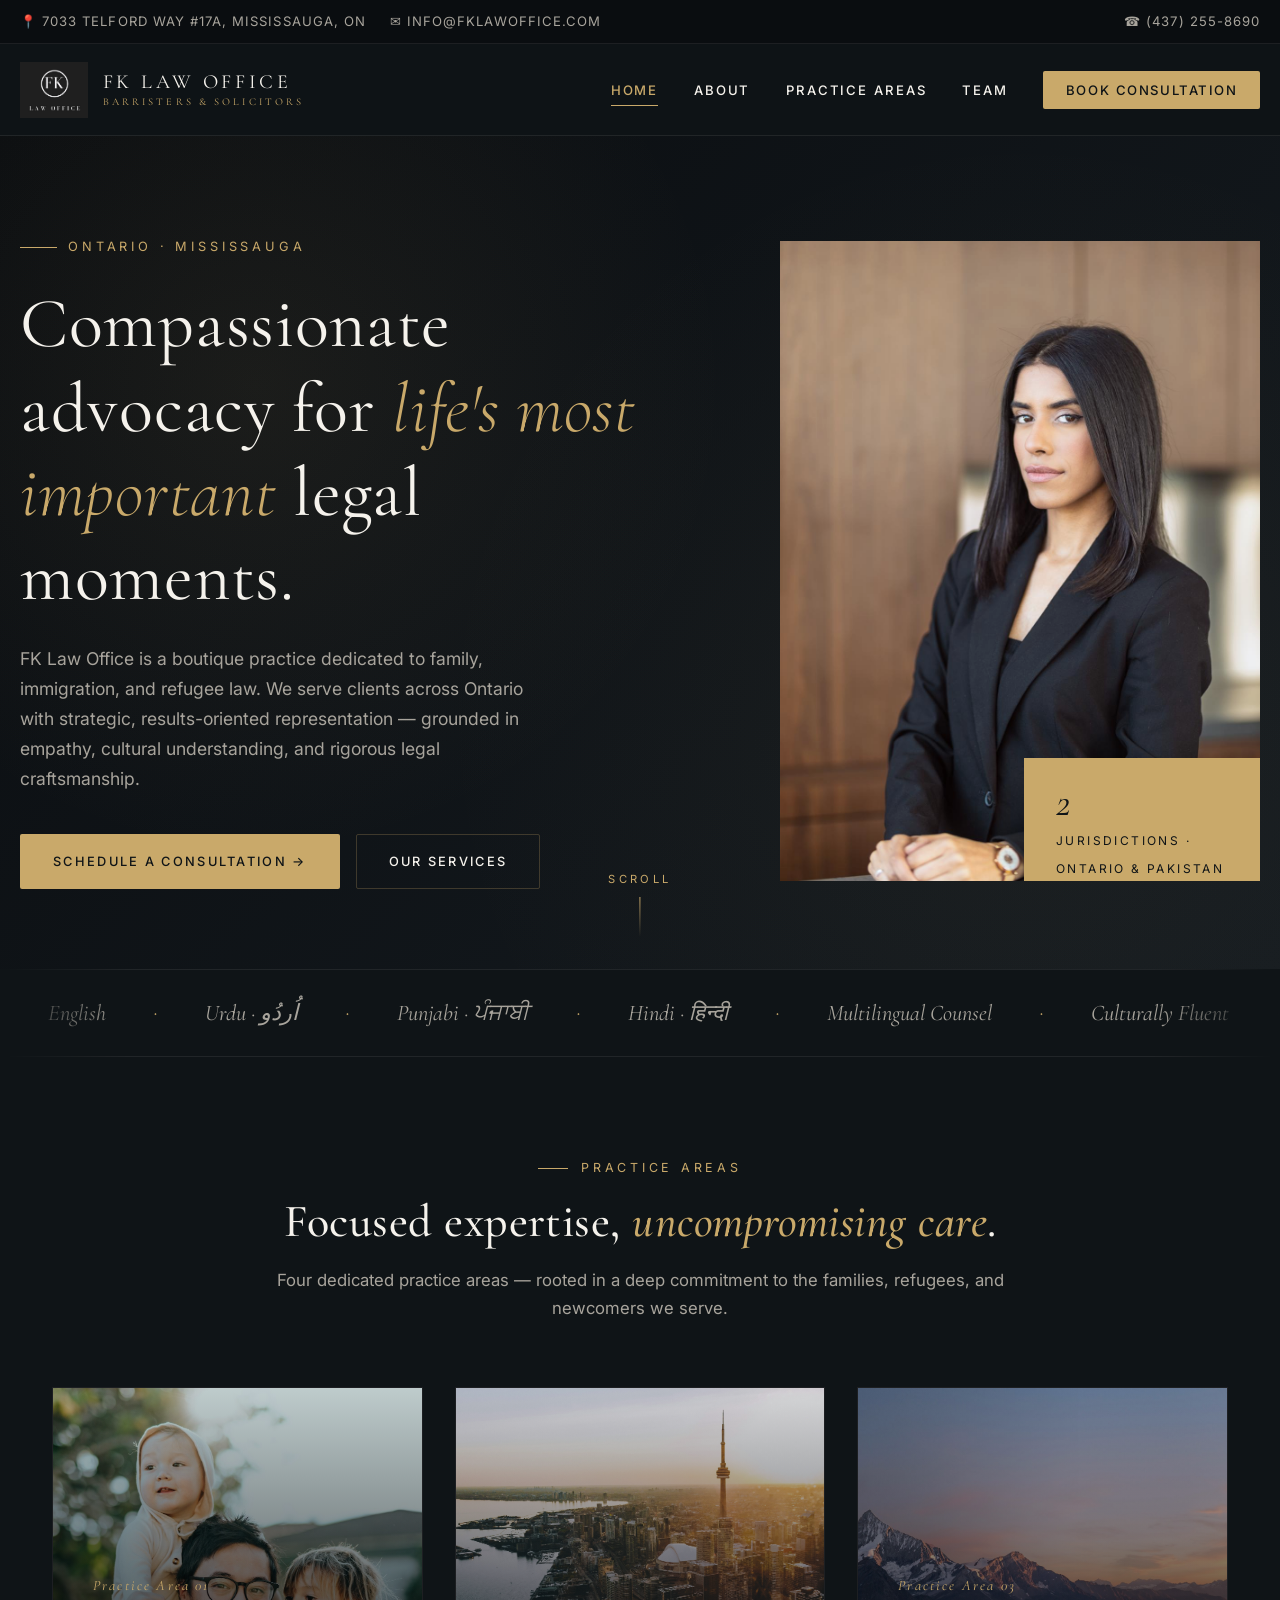
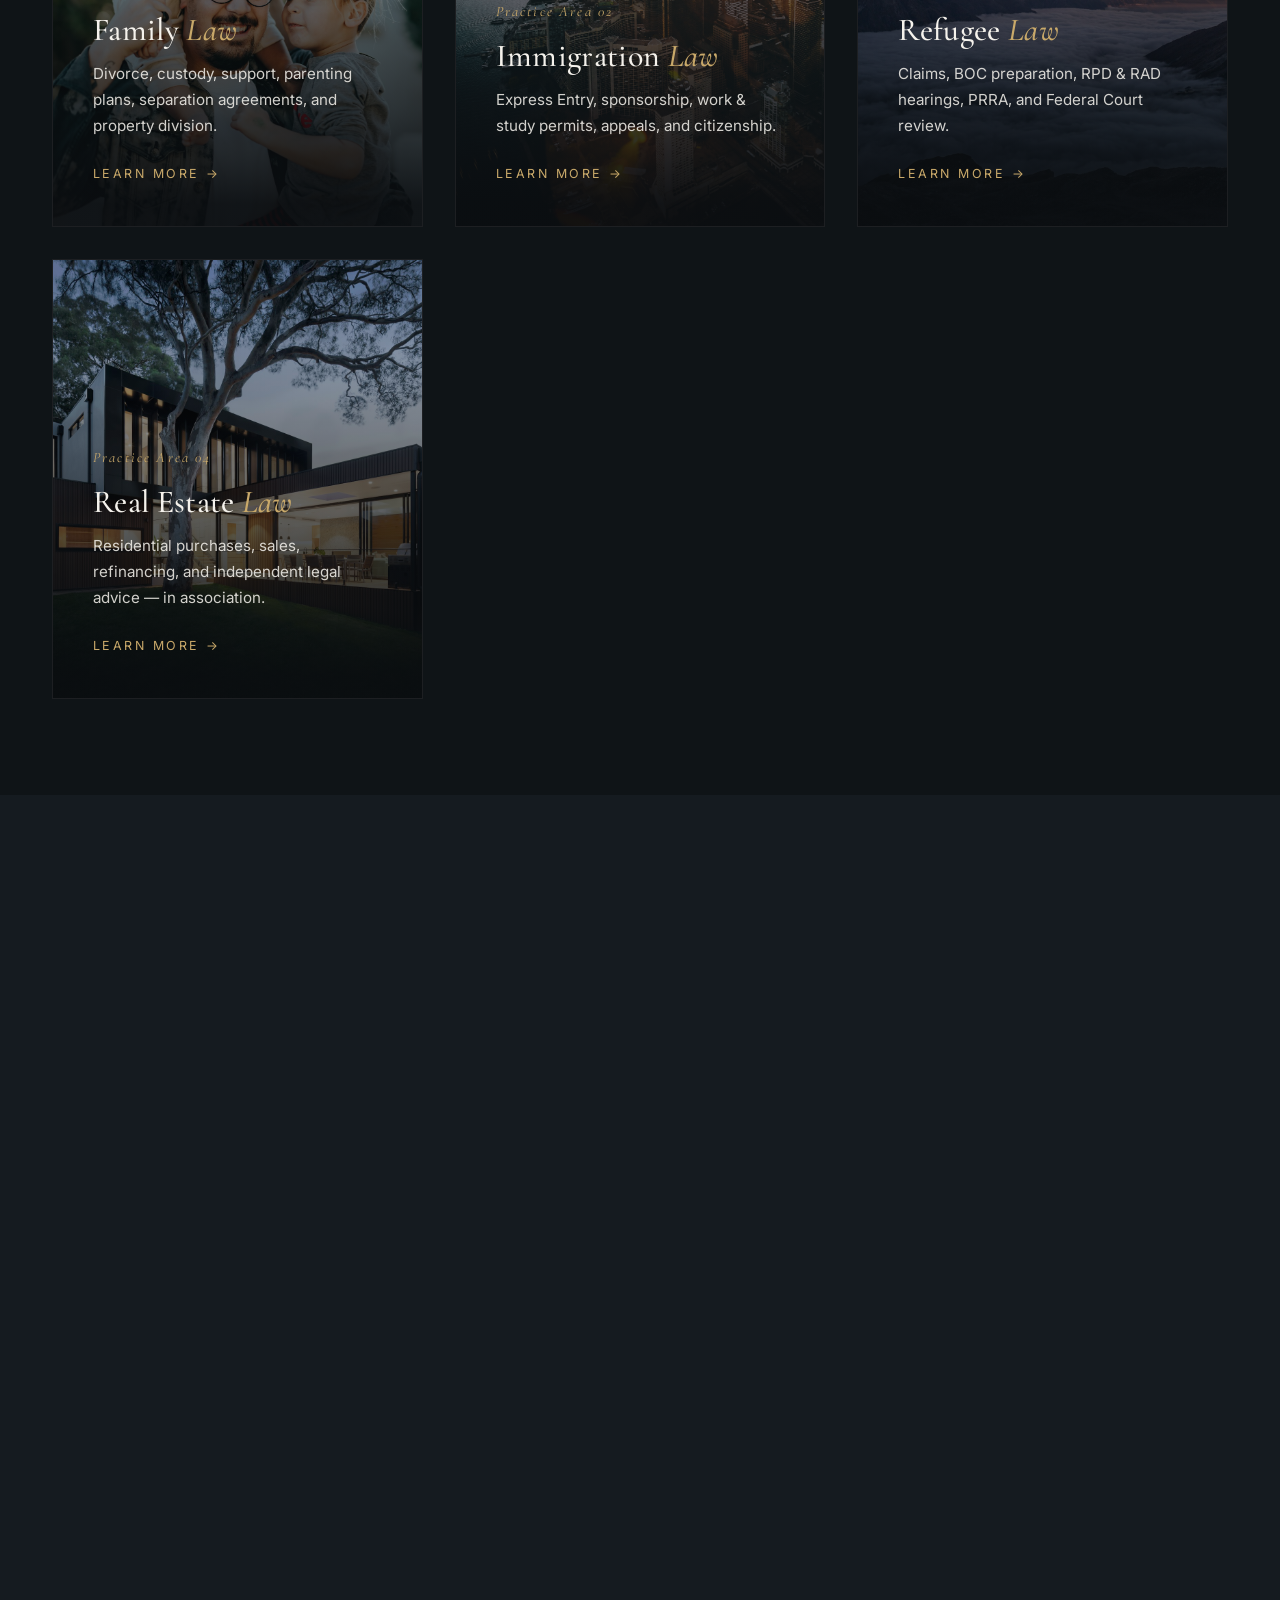
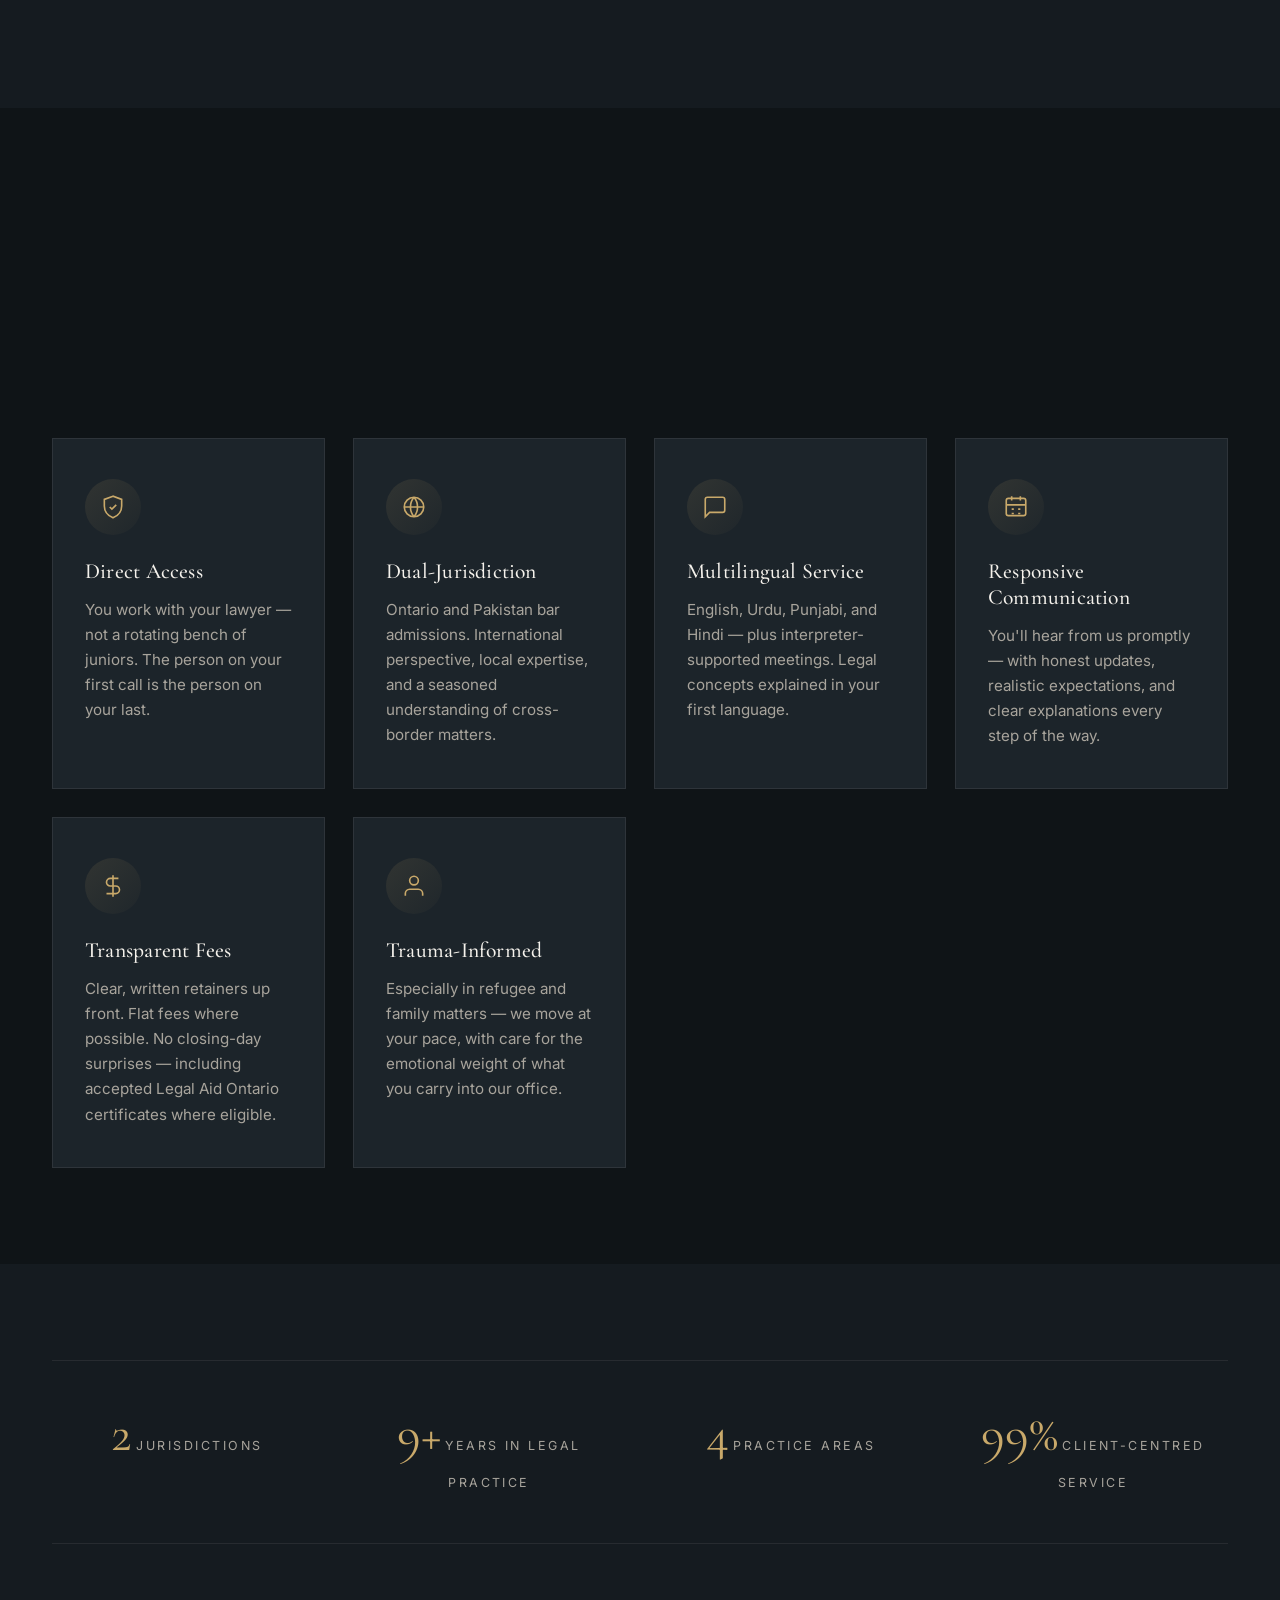
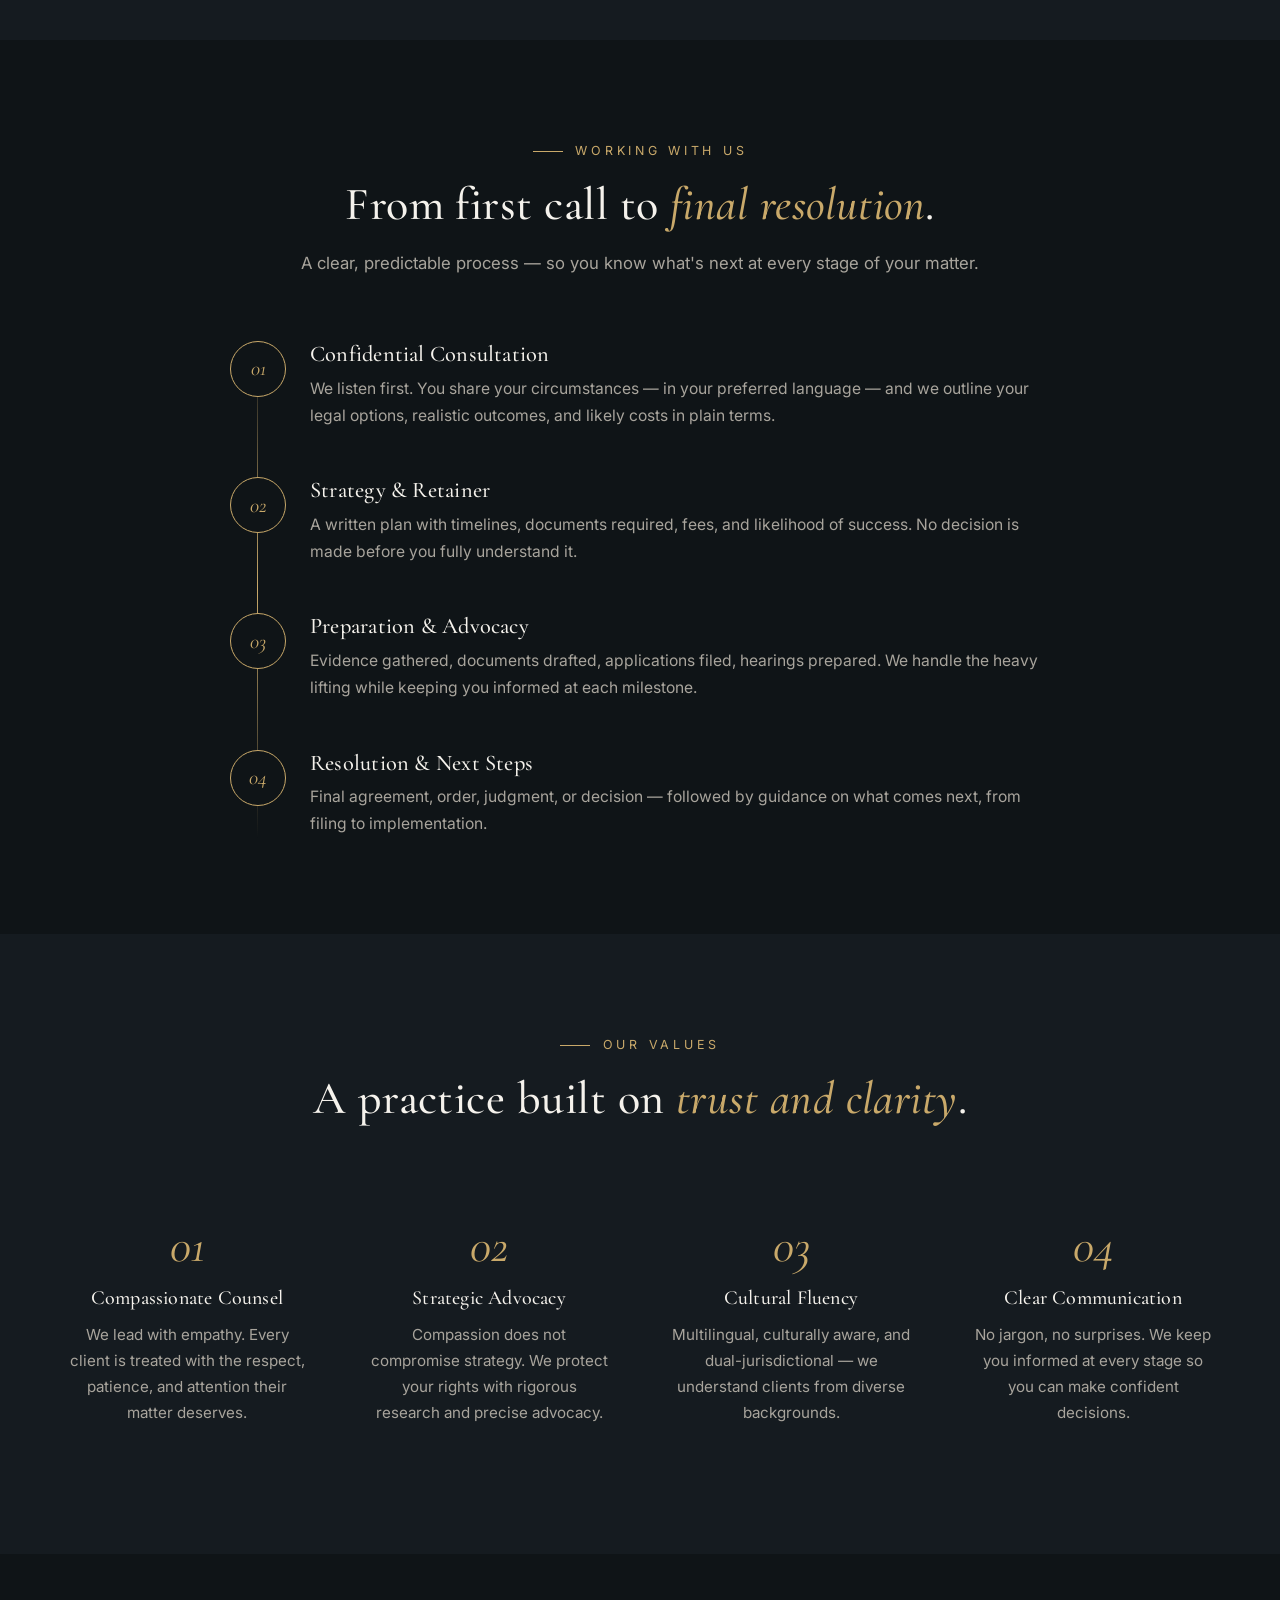
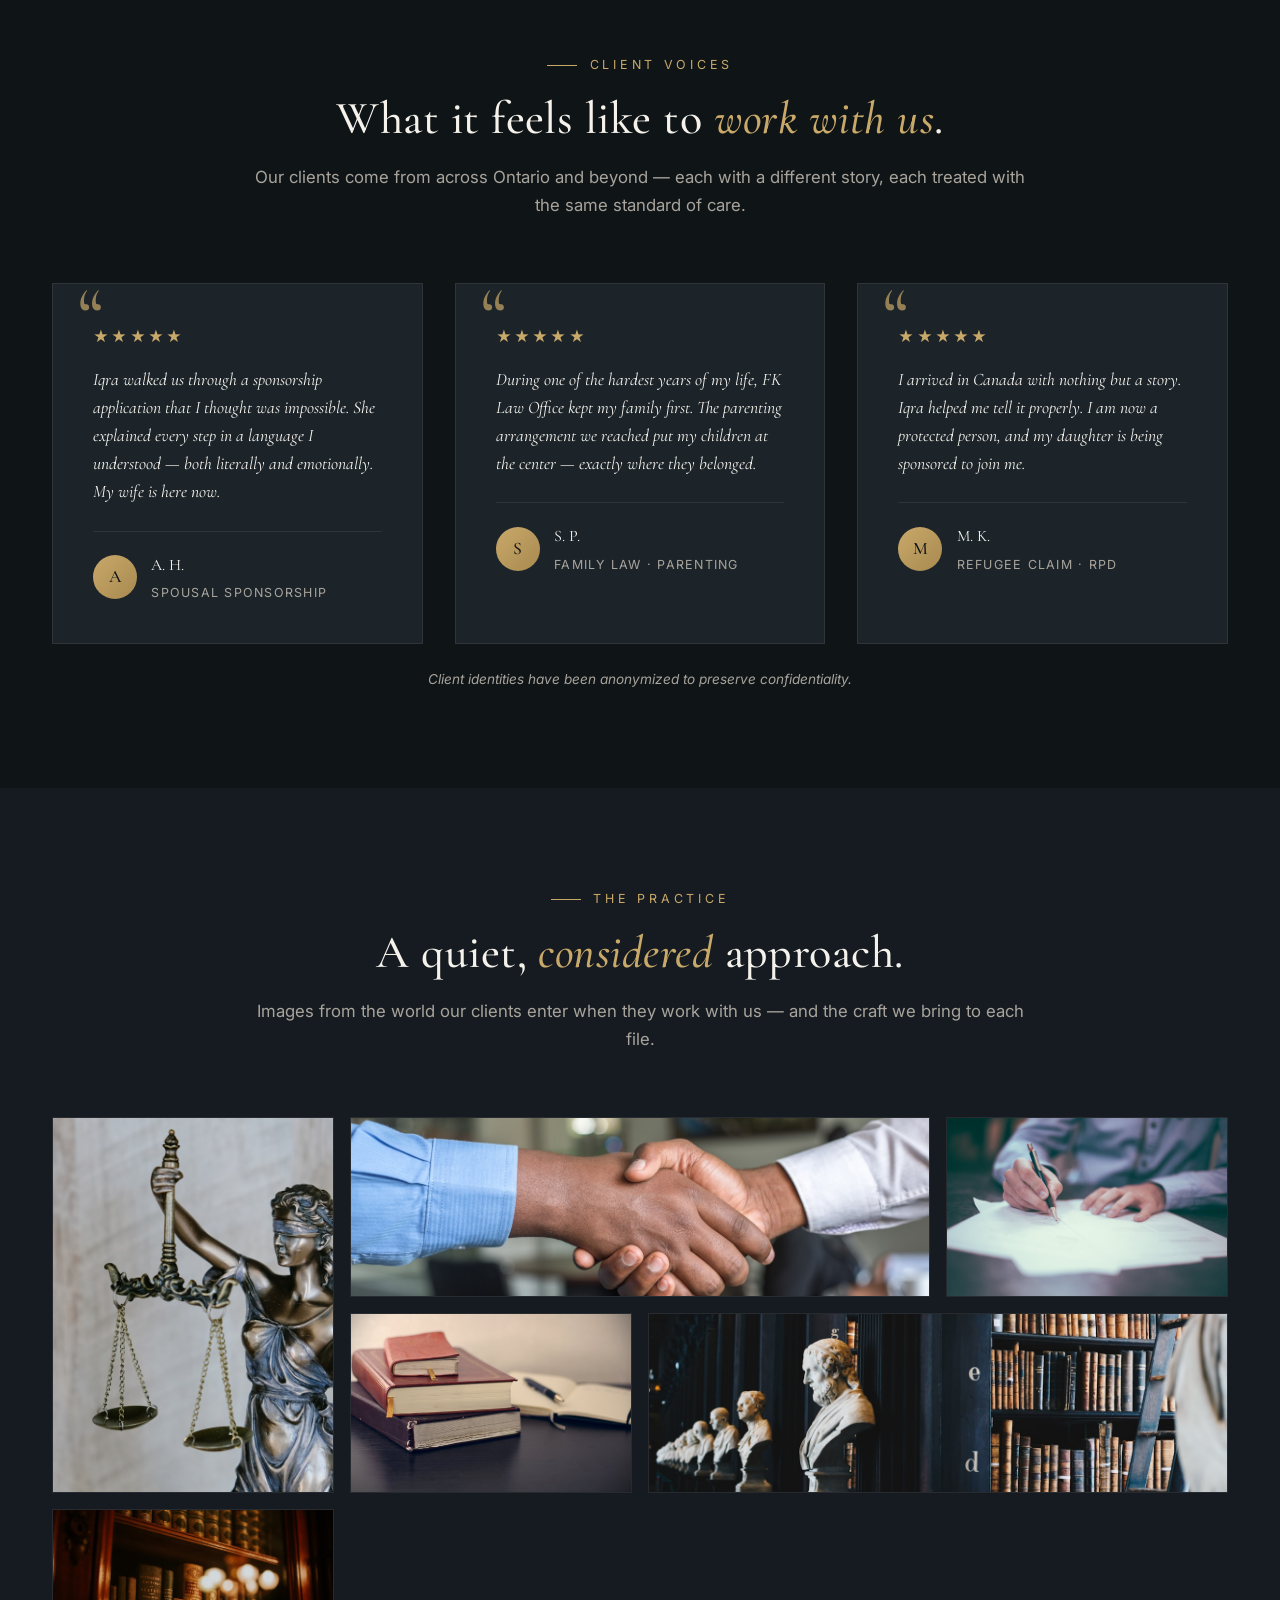
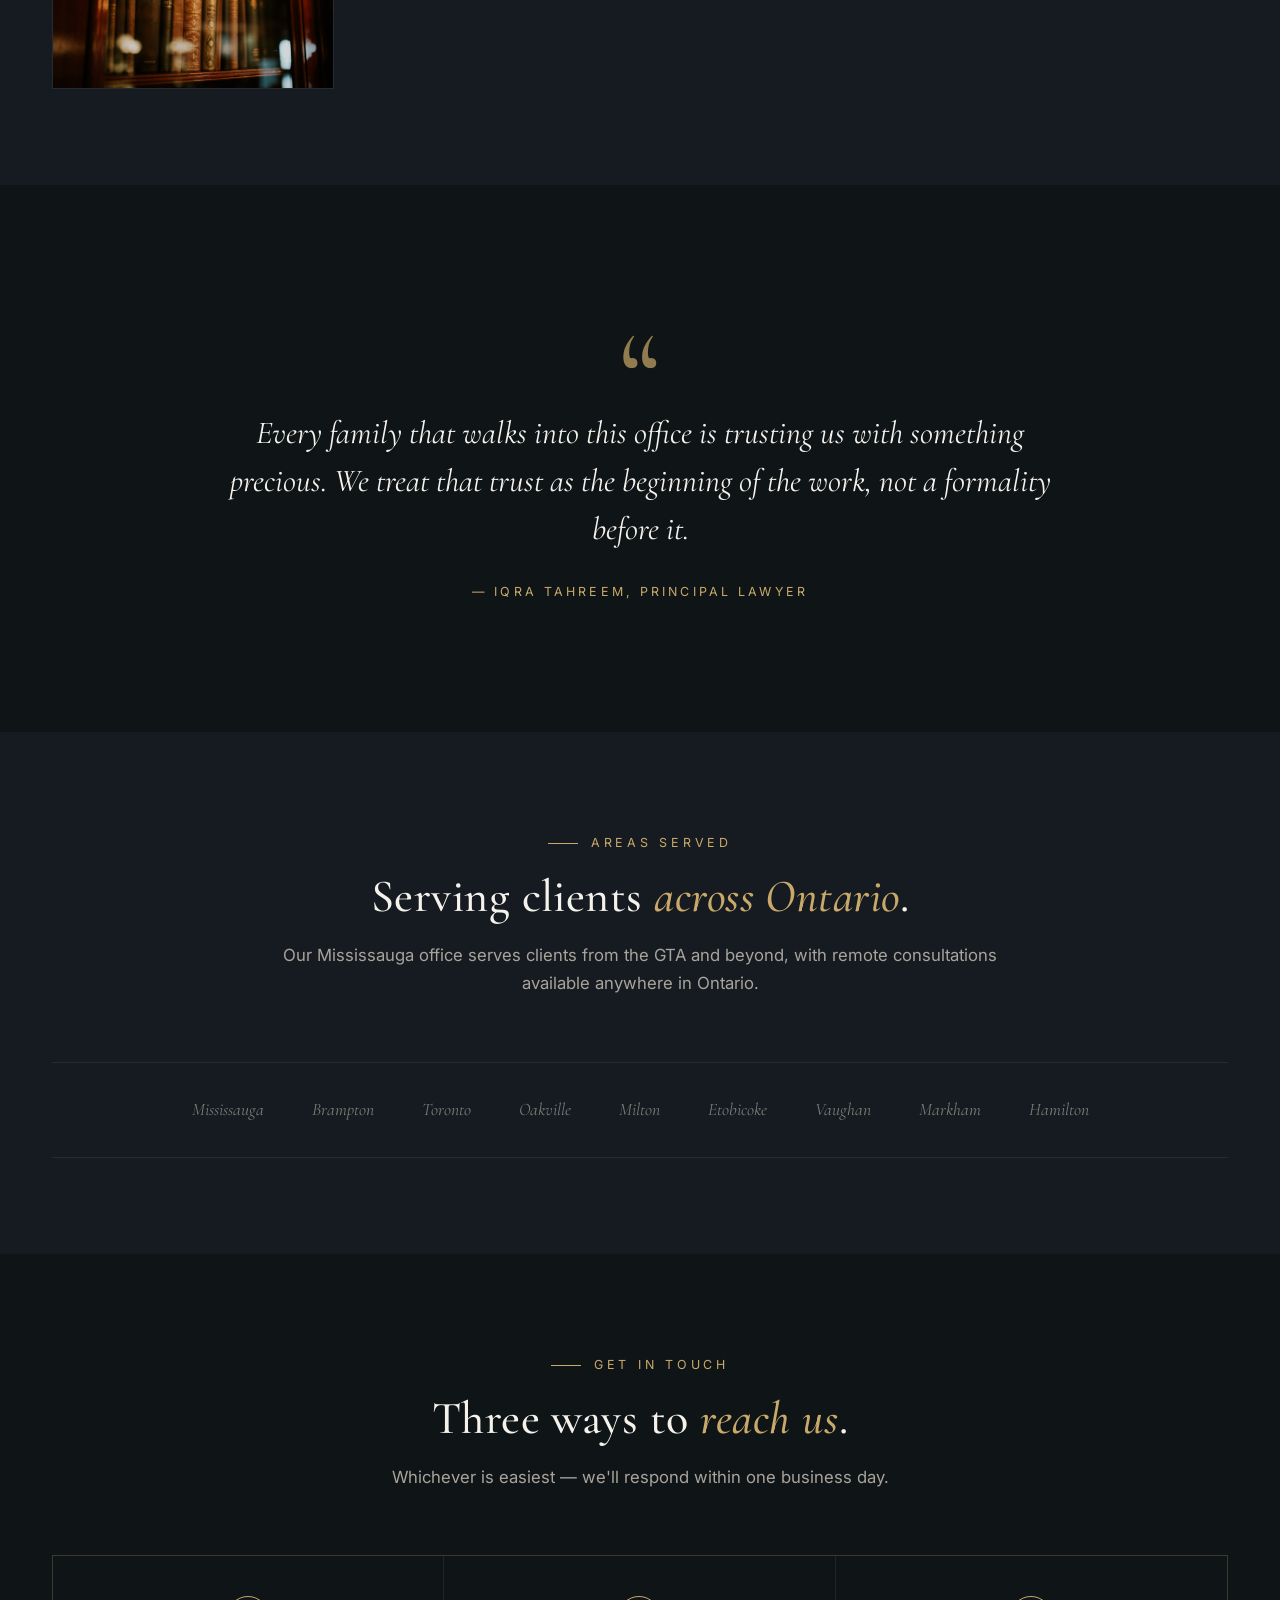
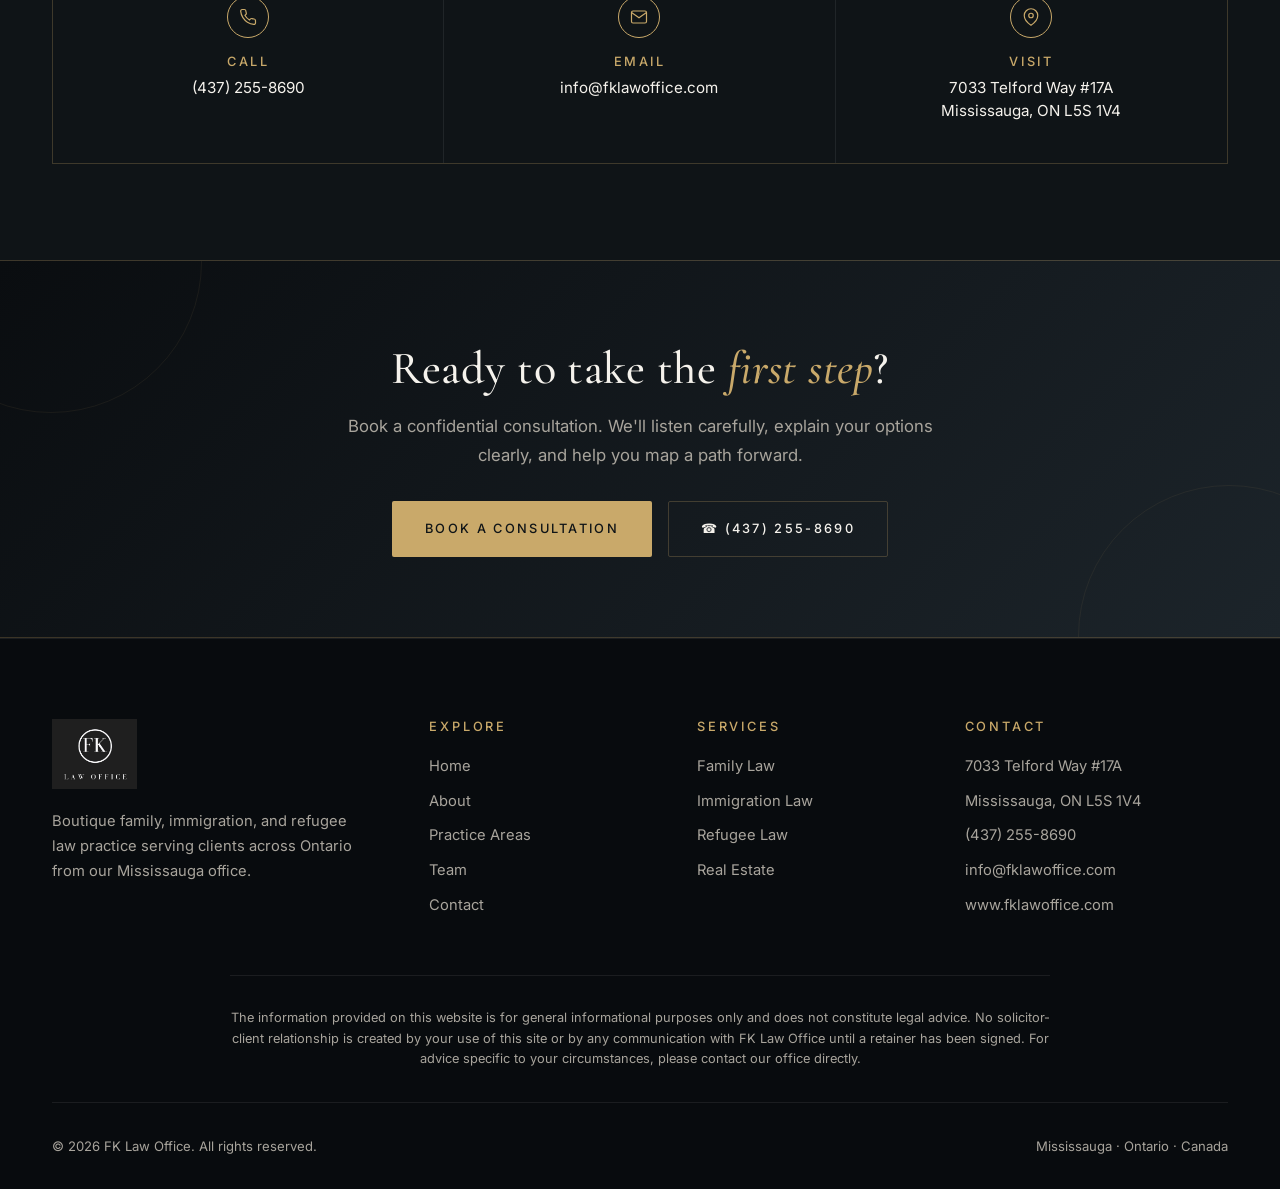
<file: index.html>
<!DOCTYPE html>
<html lang="en">
<head>
  <meta charset="UTF-8" />
  <meta name="viewport" content="width=device-width, initial-scale=1.0" />
  <title>FK Law Office — Family, Immigration & Refugee Law | Mississauga, ON</title>
  <meta name="description" content="FK Law Office provides compassionate, results-oriented legal representation in family law, immigration, and refugee matters across Ontario. Led by Iqra Tahreem, barrister & solicitor." />
  <meta name="keywords" content="family lawyer Mississauga, immigration lawyer Ontario, refugee lawyer, divorce, custody, FK Law Office, Iqra Tahreem" />
  <link rel="preconnect" href="https://fonts.googleapis.com" />
  <link rel="preconnect" href="https://fonts.gstatic.com" crossorigin />
  <link href="https://fonts.googleapis.com/css2?family=Cormorant+Garamond:ital,wght@0,400;0,500;0,600;1,400;1,500&family=Inter:wght@300;400;500;600&display=swap" rel="stylesheet" />
  <link rel="stylesheet" href="css/styles.css" />
  <link rel="icon" type="image/png" href="assets/logo.png" />
</head>
<body>

  <div class="topbar">
    <div class="container topbar-inner">
      <div class="topbar-contact">
        <span>📍 7033 Telford Way #17A, Mississauga, ON</span>
        <span>✉ info@fklawoffice.com</span>
      </div>
      <div>
        <a href="tel:+14372558690">☎ (437) 255-8690</a>
      </div>
    </div>
  </div>

  <nav class="nav">
    <div class="container nav-inner">
      <a href="index.html" class="brand">
        <img src="assets/logo.png" alt="FK Law Office" />
        <div class="brand-text">FK Law Office<span>Barristers & Solicitors</span></div>
      </a>

      <button class="menu-toggle" aria-label="Toggle menu" aria-expanded="false">
        <span></span><span></span><span></span>
      </button>

      <ul class="nav-links">
        <li><a href="index.html" class="active">Home</a></li>
        <li><a href="about.html">About</a></li>
        <li><a href="practice-areas.html">Practice Areas</a></li>
        <li><a href="team.html">Team</a></li>
        <li><a href="contact.html" class="nav-cta">Book Consultation</a></li>
      </ul>
    </div>
  </nav>

  <section class="hero">
    <div class="container hero-grid">
      <div>
        <span class="hero-tag">Ontario · Mississauga</span>
        <h1>Compassionate advocacy for <em>life's most important</em> legal moments.</h1>
        <p class="hero-lede">
          FK Law Office is a boutique practice dedicated to family, immigration, and refugee law.
          We serve clients across Ontario with strategic, results-oriented representation — grounded in
          empathy, cultural understanding, and rigorous legal craftsmanship.
        </p>
        <div class="hero-actions">
          <a href="contact.html" class="btn btn-primary">Schedule a Consultation →</a>
          <a href="practice-areas.html" class="btn btn-outline">Our Services</a>
        </div>
      </div>
      <div class="hero-image img-zoom">
        <img src="assets/iqra.jpeg" alt="Iqra Tahreem, Principal Lawyer at FK Law Office" />
        <div class="floating-badge">
          <span class="floating-badge-num">2</span>
          <span class="floating-badge-label">Jurisdictions · Ontario & Pakistan</span>
        </div>
      </div>
    </div>
    <div class="scroll-cue">Scroll</div>
  </section>

  <section class="marquee" aria-hidden="true">
    <div class="marquee-track">
      <span class="marquee-item">English</span>
      <span class="marquee-item">Urdu · اُردُو</span>
      <span class="marquee-item">Punjabi · ਪੰਜਾਬੀ</span>
      <span class="marquee-item">Hindi · हिन्दी</span>
      <span class="marquee-item">Multilingual Counsel</span>
      <span class="marquee-item">Culturally Fluent</span>
      <span class="marquee-item">Interpreter-Supported</span>
    </div>
  </section>

  <section class="section">
    <div class="container">
      <div class="section-head reveal">
        <span class="section-kicker">Practice Areas</span>
        <h2>Focused expertise, <em>uncompromising care</em>.</h2>
        <p>Four dedicated practice areas — rooted in a deep commitment to the families, refugees, and newcomers we serve.</p>
      </div>

      <div class="showcase-grid stagger reveal">
        <a href="family-law.html" class="showcase-card">
          <img class="showcase-bg" src="assets/family-hero.jpg" alt="Family law at FK Law Office" loading="lazy" />
          <div class="showcase-overlay"></div>
          <div class="showcase-card-body">
            <span class="showcase-card-num">Practice Area 01</span>
            <h3>Family <em>Law</em></h3>
            <p>Divorce, custody, support, parenting plans, separation agreements, and property division.</p>
            <span class="card-link">Learn More →</span>
          </div>
        </a>
        <a href="immigration-law.html" class="showcase-card">
          <img class="showcase-bg" src="assets/immigration-hero.jpg" alt="Immigration law at FK Law Office" loading="lazy" />
          <div class="showcase-overlay"></div>
          <div class="showcase-card-body">
            <span class="showcase-card-num">Practice Area 02</span>
            <h3>Immigration <em>Law</em></h3>
            <p>Express Entry, sponsorship, work & study permits, appeals, and citizenship.</p>
            <span class="card-link">Learn More →</span>
          </div>
        </a>
        <a href="refugee-law.html" class="showcase-card">
          <img class="showcase-bg" src="assets/refugee-hero.jpg" alt="Refugee law at FK Law Office" loading="lazy" />
          <div class="showcase-overlay"></div>
          <div class="showcase-card-body">
            <span class="showcase-card-num">Practice Area 03</span>
            <h3>Refugee <em>Law</em></h3>
            <p>Claims, BOC preparation, RPD & RAD hearings, PRRA, and Federal Court review.</p>
            <span class="card-link">Learn More →</span>
          </div>
        </a>
        <a href="real-estate.html" class="showcase-card">
          <img class="showcase-bg" src="assets/realestate-hero.jpg" alt="Real estate law at FK Law Office" loading="lazy" />
          <div class="showcase-overlay"></div>
          <div class="showcase-card-body">
            <span class="showcase-card-num">Practice Area 04</span>
            <h3>Real Estate <em>Law</em></h3>
            <p>Residential purchases, sales, refinancing, and independent legal advice — in association.</p>
            <span class="card-link">Learn More →</span>
          </div>
        </a>
      </div>
    </div>
  </section>

  <section class="section section-alt">
    <div class="container split">
      <div class="split-image img-zoom reveal-left">
        <img src="assets/iqra.jpeg" alt="Iqra Tahreem" />
      </div>
      <div class="split-content reveal-right">
        <span class="section-kicker">Meet Your Counsel</span>
        <h2>Iqra Tahreem, <em>Barrister & Solicitor</em></h2>
        <p>
          A member of both the Law Society of Ontario (2023) and the Pakistan Bar Association (2017),
          Iqra brings a unique international perspective to every file. She has appeared before the
          Superior Court of Justice and the Ontario Court of Justice, and has collaborated with
          Canadian law firms and the judiciary to sharpen her litigation and drafting craft.
        </p>
        <p>
          As an immigrant herself, Iqra offers more than representation — she offers understanding.
          Her dual-jurisdictional insight allows her to serve clients from diverse cultural and
          legal backgrounds with confidence and clarity.
        </p>

        <div class="credentials">
          <div class="credential">
            <h4>Education</h4>
            <p>LL.B — University of London (2017)</p>
          </div>
          <div class="credential">
            <h4>Graduate Study</h4>
            <p>Masters in Canadian Common Law — Osgoode Hall Law School (2019)</p>
          </div>
          <div class="credential">
            <h4>Admissions</h4>
            <p>Law Society of Ontario (2023)</p>
          </div>
          <div class="credential">
            <h4>Also Admitted</h4>
            <p>Pakistan Bar Association (2017)</p>
          </div>
        </div>

        <div style="margin-top: 2.5rem;">
          <a href="about.html" class="btn btn-outline">Full Biography →</a>
        </div>
      </div>
    </div>
  </section>

  <section class="section">
    <div class="container">
      <div class="section-head reveal">
        <span class="section-kicker">Why FK Law Office</span>
        <h2>What sets our practice <em>apart</em>.</h2>
        <p>Boutique attention. Considered strategy. And a lawyer who genuinely understands the weight of what you are going through.</p>
      </div>

      <div class="feature-grid stagger reveal">
        <div class="feature-card">
          <div class="feature-icon">
            <svg viewBox="0 0 24 24" fill="none" stroke="currentColor" stroke-width="1.5">
              <path d="M12 2L4 5v6c0 5 3.5 9 8 11 4.5-2 8-6 8-11V5l-8-3z"/>
              <path d="M9 12l2 2 4-4"/>
            </svg>
          </div>
          <h3>Direct Access</h3>
          <p>You work with your lawyer — not a rotating bench of juniors. The person on your first call is the person on your last.</p>
        </div>
        <div class="feature-card">
          <div class="feature-icon">
            <svg viewBox="0 0 24 24" fill="none" stroke="currentColor" stroke-width="1.5">
              <circle cx="12" cy="12" r="9"/>
              <path d="M3 12h18M12 3a14 14 0 010 18M12 3a14 14 0 000 18"/>
            </svg>
          </div>
          <h3>Dual-Jurisdiction</h3>
          <p>Ontario and Pakistan bar admissions. International perspective, local expertise, and a seasoned understanding of cross-border matters.</p>
        </div>
        <div class="feature-card">
          <div class="feature-icon">
            <svg viewBox="0 0 24 24" fill="none" stroke="currentColor" stroke-width="1.5">
              <path d="M21 15a2 2 0 01-2 2H7l-4 4V5a2 2 0 012-2h14a2 2 0 012 2z"/>
            </svg>
          </div>
          <h3>Multilingual Service</h3>
          <p>English, Urdu, Punjabi, and Hindi — plus interpreter-supported meetings. Legal concepts explained in your first language.</p>
        </div>
        <div class="feature-card">
          <div class="feature-icon">
            <svg viewBox="0 0 24 24" fill="none" stroke="currentColor" stroke-width="1.5">
              <rect x="3" y="4" width="18" height="16" rx="2"/>
              <path d="M8 2v4M16 2v4M3 10h18M8 14h2M14 14h2M8 18h2M14 18h2"/>
            </svg>
          </div>
          <h3>Responsive Communication</h3>
          <p>You'll hear from us promptly — with honest updates, realistic expectations, and clear explanations every step of the way.</p>
        </div>
        <div class="feature-card">
          <div class="feature-icon">
            <svg viewBox="0 0 24 24" fill="none" stroke="currentColor" stroke-width="1.5">
              <path d="M12 2v20M17 5H9.5a3.5 3.5 0 000 7h5a3.5 3.5 0 010 7H6"/>
            </svg>
          </div>
          <h3>Transparent Fees</h3>
          <p>Clear, written retainers up front. Flat fees where possible. No closing-day surprises — including accepted Legal Aid Ontario certificates where eligible.</p>
        </div>
        <div class="feature-card">
          <div class="feature-icon">
            <svg viewBox="0 0 24 24" fill="none" stroke="currentColor" stroke-width="1.5">
              <path d="M20 21v-2a4 4 0 00-4-4H8a4 4 0 00-4 4v2"/>
              <circle cx="12" cy="7" r="4"/>
            </svg>
          </div>
          <h3>Trauma-Informed</h3>
          <p>Especially in refugee and family matters — we move at your pace, with care for the emotional weight of what you carry into our office.</p>
        </div>
      </div>
    </div>
  </section>

  <section class="section section-alt">
    <div class="container">
      <div class="stats reveal stagger">
        <div class="stat">
          <span class="stat-num" data-target="2">0</span>
          <span class="stat-label">Jurisdictions</span>
        </div>
        <div class="stat">
          <span class="stat-num" data-target="9" data-suffix="+">0</span>
          <span class="stat-label">Years in Legal Practice</span>
        </div>
        <div class="stat">
          <span class="stat-num" data-target="4">0</span>
          <span class="stat-label">Practice Areas</span>
        </div>
        <div class="stat">
          <span class="stat-num" data-target="100" data-suffix="%">0</span>
          <span class="stat-label">Client-Centred Service</span>
        </div>
      </div>
    </div>
  </section>

  <section class="section">
    <div class="container">
      <div class="section-head reveal">
        <span class="section-kicker">Working With Us</span>
        <h2>From first call to <em>final resolution</em>.</h2>
        <p>A clear, predictable process — so you know what's next at every stage of your matter.</p>
      </div>

      <div class="timeline reveal">
        <div class="timeline-item">
          <div class="timeline-dot">01</div>
          <h4>Confidential Consultation</h4>
          <p>We listen first. You share your circumstances — in your preferred language — and we outline your legal options, realistic outcomes, and likely costs in plain terms.</p>
        </div>
        <div class="timeline-item">
          <div class="timeline-dot">02</div>
          <h4>Strategy & Retainer</h4>
          <p>A written plan with timelines, documents required, fees, and likelihood of success. No decision is made before you fully understand it.</p>
        </div>
        <div class="timeline-item">
          <div class="timeline-dot">03</div>
          <h4>Preparation & Advocacy</h4>
          <p>Evidence gathered, documents drafted, applications filed, hearings prepared. We handle the heavy lifting while keeping you informed at each milestone.</p>
        </div>
        <div class="timeline-item">
          <div class="timeline-dot">04</div>
          <h4>Resolution & Next Steps</h4>
          <p>Final agreement, order, judgment, or decision — followed by guidance on what comes next, from filing to implementation.</p>
        </div>
      </div>
    </div>
  </section>

  <section class="section section-alt">
    <div class="container">
      <div class="section-head reveal">
        <span class="section-kicker">Our Values</span>
        <h2>A practice built on <em>trust and clarity</em>.</h2>
      </div>

      <div class="values-grid stagger reveal">
        <div class="value-card">
          <span class="value-num">01</span>
          <h4>Compassionate Counsel</h4>
          <p>We lead with empathy. Every client is treated with the respect, patience, and attention their matter deserves.</p>
        </div>
        <div class="value-card">
          <span class="value-num">02</span>
          <h4>Strategic Advocacy</h4>
          <p>Compassion does not compromise strategy. We protect your rights with rigorous research and precise advocacy.</p>
        </div>
        <div class="value-card">
          <span class="value-num">03</span>
          <h4>Cultural Fluency</h4>
          <p>Multilingual, culturally aware, and dual-jurisdictional — we understand clients from diverse backgrounds.</p>
        </div>
        <div class="value-card">
          <span class="value-num">04</span>
          <h4>Clear Communication</h4>
          <p>No jargon, no surprises. We keep you informed at every stage so you can make confident decisions.</p>
        </div>
      </div>
    </div>
  </section>

  <section class="section">
    <div class="container">
      <div class="section-head reveal">
        <span class="section-kicker">Client Voices</span>
        <h2>What it feels like to <em>work with us</em>.</h2>
        <p>Our clients come from across Ontario and beyond — each with a different story, each treated with the same standard of care.</p>
      </div>

      <div class="testimonial-grid stagger reveal">
        <div class="testimonial">
          <div class="testimonial-stars">★★★★★</div>
          <p>Iqra walked us through a sponsorship application that I thought was impossible. She explained every step in a language I understood — both literally and emotionally. My wife is here now.</p>
          <div class="testimonial-author">
            <div class="testimonial-avatar">A</div>
            <div class="testimonial-meta">
              <span class="testimonial-name">A. H.</span>
              <span class="testimonial-matter">Spousal Sponsorship</span>
            </div>
          </div>
        </div>
        <div class="testimonial">
          <div class="testimonial-stars">★★★★★</div>
          <p>During one of the hardest years of my life, FK Law Office kept my family first. The parenting arrangement we reached put my children at the center — exactly where they belonged.</p>
          <div class="testimonial-author">
            <div class="testimonial-avatar">S</div>
            <div class="testimonial-meta">
              <span class="testimonial-name">S. P.</span>
              <span class="testimonial-matter">Family Law · Parenting</span>
            </div>
          </div>
        </div>
        <div class="testimonial">
          <div class="testimonial-stars">★★★★★</div>
          <p>I arrived in Canada with nothing but a story. Iqra helped me tell it properly. I am now a protected person, and my daughter is being sponsored to join me.</p>
          <div class="testimonial-author">
            <div class="testimonial-avatar">M</div>
            <div class="testimonial-meta">
              <span class="testimonial-name">M. K.</span>
              <span class="testimonial-matter">Refugee Claim · RPD</span>
            </div>
          </div>
        </div>
      </div>
      <p style="text-align: center; margin-top: 1.5rem; font-size: 0.85rem; color: var(--color-muted); font-style: italic;">Client identities have been anonymized to preserve confidentiality.</p>
    </div>
  </section>

  <section class="section section-alt">
    <div class="container">
      <div class="section-head reveal">
        <span class="section-kicker">The Practice</span>
        <h2>A quiet, <em>considered</em> approach.</h2>
        <p>Images from the world our clients enter when they work with us — and the craft we bring to each file.</p>
      </div>

      <div class="gallery-grid stagger reveal">
        <div class="img-zoom tall"><img src="assets/gallery-1.jpg" alt="Scales of justice" loading="lazy" /></div>
        <div class="img-zoom wide"><img src="assets/gallery-3.jpg" alt="Handshake agreement" loading="lazy" /></div>
        <div class="img-zoom"><img src="assets/gallery-4.jpg" alt="Signing documents" loading="lazy" /></div>
        <div class="img-zoom"><img src="assets/gallery-5.jpg" alt="Legal books" loading="lazy" /></div>
        <div class="img-zoom wide"><img src="assets/gallery-6.jpg" alt="Law library" loading="lazy" /></div>
        <div class="img-zoom"><img src="assets/gallery-2.jpg" alt="Antique legal books" loading="lazy" /></div>
      </div>
    </div>
  </section>

  <section class="section">
    <div class="container">
      <div class="quote-block reveal">
        <p>Every family that walks into this office is trusting us with something precious. We treat that trust as the beginning of the work, not a formality before it.</p>
        <span class="quote-attr">— Iqra Tahreem, Principal Lawyer</span>
      </div>
    </div>
  </section>

  <section class="section section-alt">
    <div class="container">
      <div class="section-head reveal">
        <span class="section-kicker">Areas Served</span>
        <h2>Serving clients <em>across Ontario</em>.</h2>
        <p>Our Mississauga office serves clients from the GTA and beyond, with remote consultations available anywhere in Ontario.</p>
      </div>

      <div class="accolades reveal">
        <span class="accolade">Mississauga</span>
        <span class="accolade">Brampton</span>
        <span class="accolade">Toronto</span>
        <span class="accolade">Oakville</span>
        <span class="accolade">Milton</span>
        <span class="accolade">Etobicoke</span>
        <span class="accolade">Vaughan</span>
        <span class="accolade">Markham</span>
        <span class="accolade">Hamilton</span>
      </div>
    </div>
  </section>

  <section class="section">
    <div class="container">
      <div class="section-head reveal">
        <span class="section-kicker">Get In Touch</span>
        <h2>Three ways to <em>reach us</em>.</h2>
        <p>Whichever is easiest — we'll respond within one business day.</p>
      </div>

      <div class="contact-preview reveal stagger">
        <div class="contact-preview-item">
          <div class="contact-icon">
            <svg viewBox="0 0 24 24" fill="none" stroke="currentColor" stroke-width="1.6">
              <path d="M22 16.9v3a2 2 0 01-2.2 2 19.8 19.8 0 01-8.6-3 19.5 19.5 0 01-6-6 19.8 19.8 0 01-3-8.7A2 2 0 014.1 2h3a2 2 0 012 1.7c.1 1 .3 1.9.6 2.8a2 2 0 01-.5 2.1L8 9.9a16 16 0 006 6l1.3-1.3a2 2 0 012-.5c.9.3 1.9.5 2.9.6a2 2 0 011.7 2z"/>
            </svg>
          </div>
          <h5>Call</h5>
          <p><a href="tel:+14372558690">(437) 255-8690</a></p>
        </div>
        <div class="contact-preview-item">
          <div class="contact-icon">
            <svg viewBox="0 0 24 24" fill="none" stroke="currentColor" stroke-width="1.6">
              <path d="M4 4h16a2 2 0 012 2v12a2 2 0 01-2 2H4a2 2 0 01-2-2V6a2 2 0 012-2z"/>
              <path d="M22 6l-10 7L2 6"/>
            </svg>
          </div>
          <h5>Email</h5>
          <p><a href="mailto:info@fklawoffice.com">info@fklawoffice.com</a></p>
        </div>
        <div class="contact-preview-item">
          <div class="contact-icon">
            <svg viewBox="0 0 24 24" fill="none" stroke="currentColor" stroke-width="1.6">
              <path d="M21 10c0 7-9 13-9 13s-9-6-9-13a9 9 0 0118 0z"/>
              <circle cx="12" cy="10" r="3"/>
            </svg>
          </div>
          <h5>Visit</h5>
          <p>7033 Telford Way #17A<br/>Mississauga, ON L5S 1V4</p>
        </div>
      </div>
    </div>
  </section>

  <section class="cta-banner">
    <div class="container">
      <h2>Ready to take the <em>first step</em>?</h2>
      <p>Book a confidential consultation. We'll listen carefully, explain your options clearly, and help you map a path forward.</p>
      <div class="hero-actions" style="justify-content: center;">
        <a href="contact.html" class="btn btn-primary">Book a Consultation</a>
        <a href="tel:+14372558690" class="btn btn-outline">☎ (437) 255-8690</a>
      </div>
    </div>
  </section>

  <footer class="footer">
    <div class="container">
      <div class="footer-grid">
        <div class="footer-brand">
          <img src="assets/logo.png" alt="FK Law Office" />
          <p>Boutique family, immigration, and refugee law practice serving clients across Ontario from our Mississauga office.</p>
        </div>
        <div>
          <h5>Explore</h5>
          <ul>
            <li><a href="index.html">Home</a></li>
            <li><a href="about.html">About</a></li>
            <li><a href="practice-areas.html">Practice Areas</a></li>
            <li><a href="team.html">Team</a></li>
            <li><a href="contact.html">Contact</a></li>
          </ul>
        </div>
        <div>
          <h5>Services</h5>
          <ul>
            <li><a href="family-law.html">Family Law</a></li>
            <li><a href="immigration-law.html">Immigration Law</a></li>
            <li><a href="refugee-law.html">Refugee Law</a></li>
            <li><a href="real-estate.html">Real Estate</a></li>
          </ul>
        </div>
        <div>
          <h5>Contact</h5>
          <ul>
            <li>7033 Telford Way #17A</li>
            <li>Mississauga, ON L5S 1V4</li>
            <li><a href="tel:+14372558690">(437) 255-8690</a></li>
            <li><a href="mailto:info@fklawoffice.com">info@fklawoffice.com</a></li>
            <li><a href="https://www.fklawoffice.com">www.fklawoffice.com</a></li>
          </ul>
        </div>
      </div>

      <p class="footer-disclaimer">
        The information provided on this website is for general informational purposes only and does not constitute legal advice. No solicitor-client relationship is created by your use of this site or by any communication with FK Law Office until a retainer has been signed. For advice specific to your circumstances, please contact our office directly.
      </p>

      <div class="footer-bottom">
        <span>&copy; 2026 FK Law Office. All rights reserved.</span>
        <span>Mississauga · Ontario · Canada</span>
      </div>
    </div>
  </footer>

  <script src="js/script.js"></script>
</body>
</html>
</file>
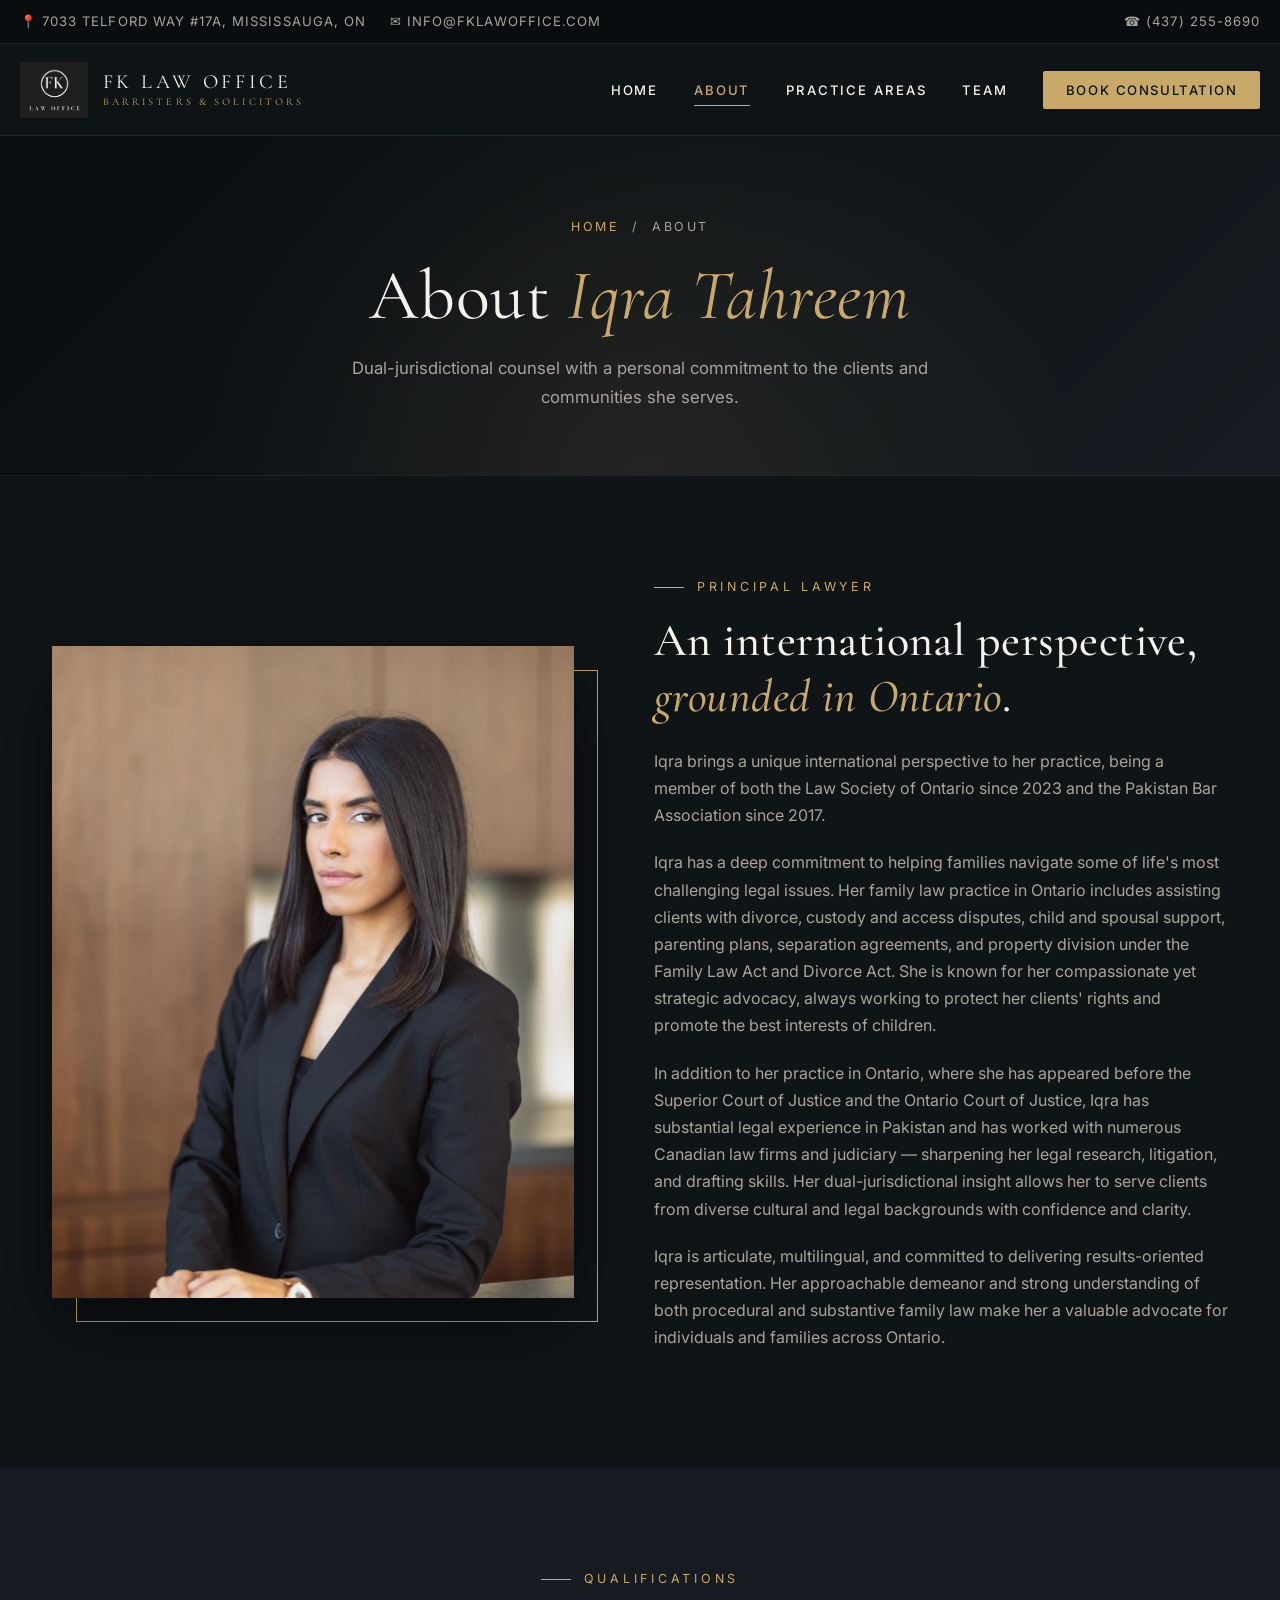
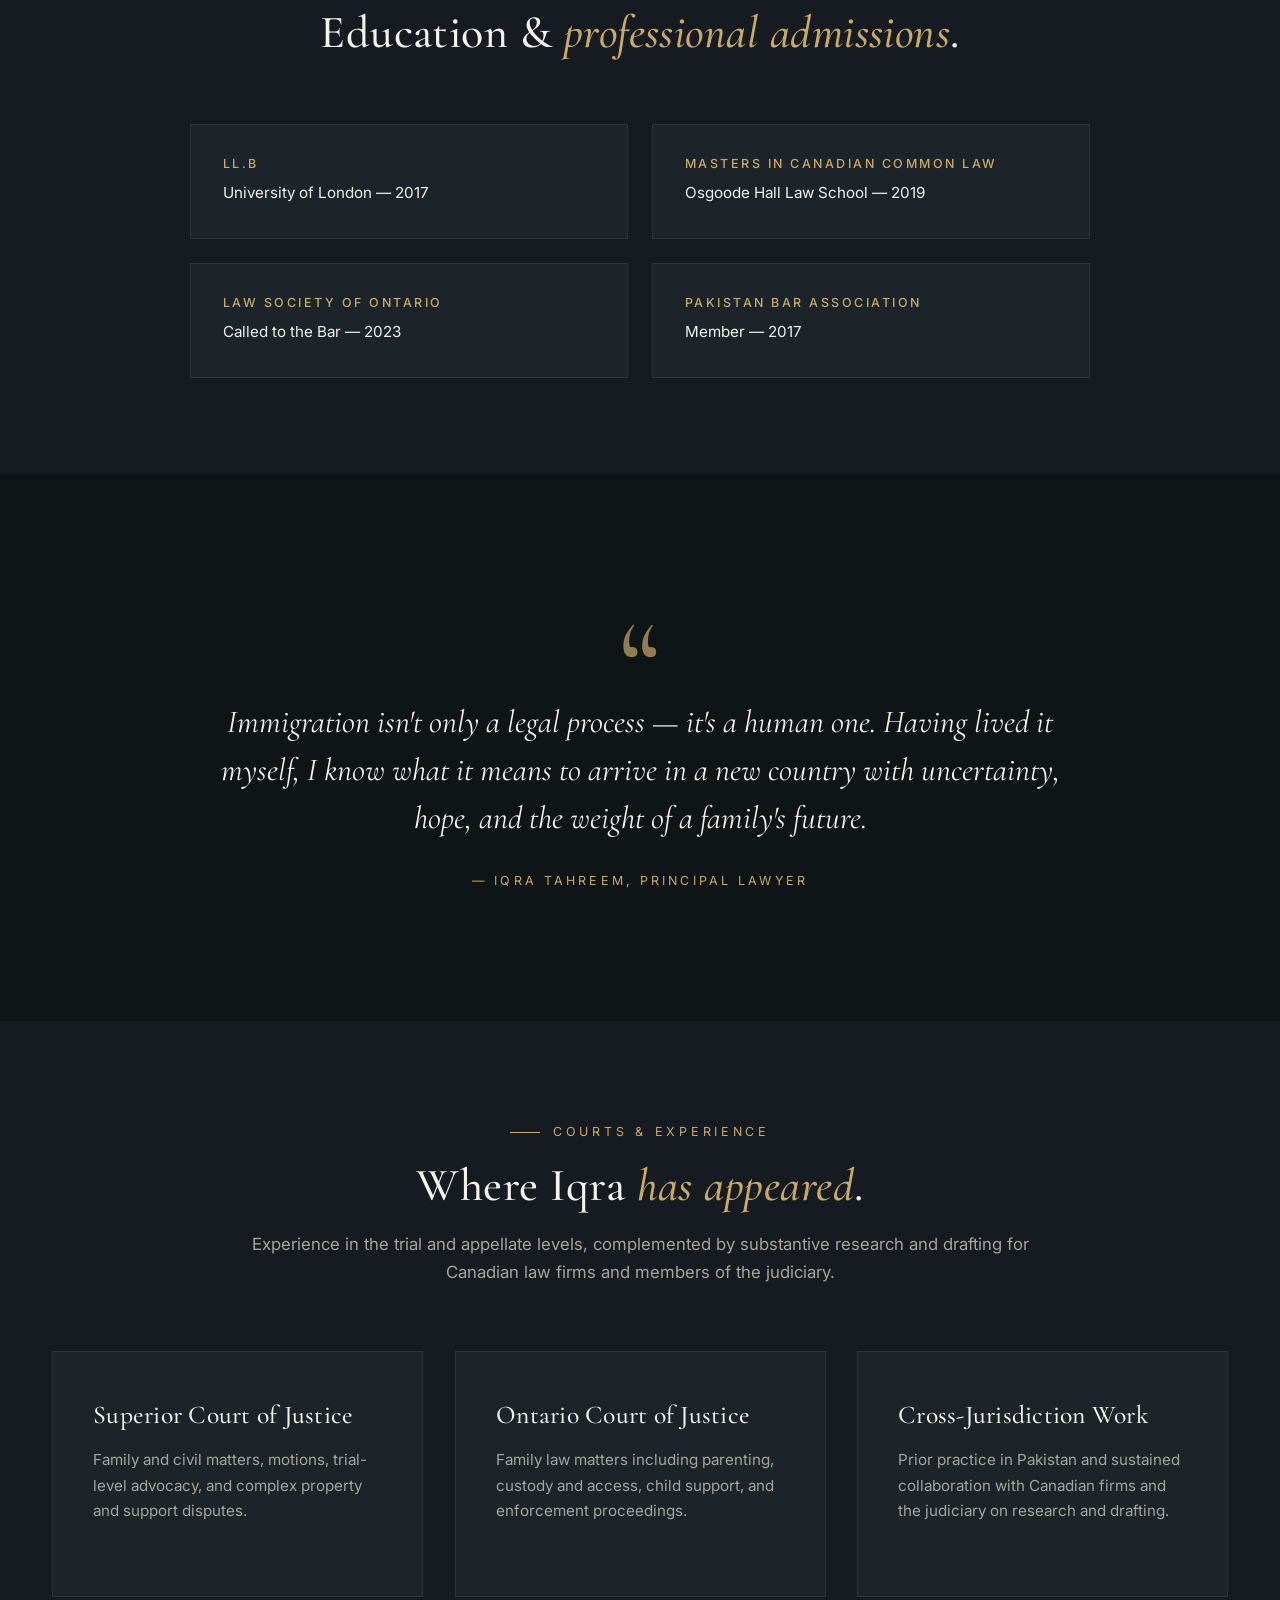
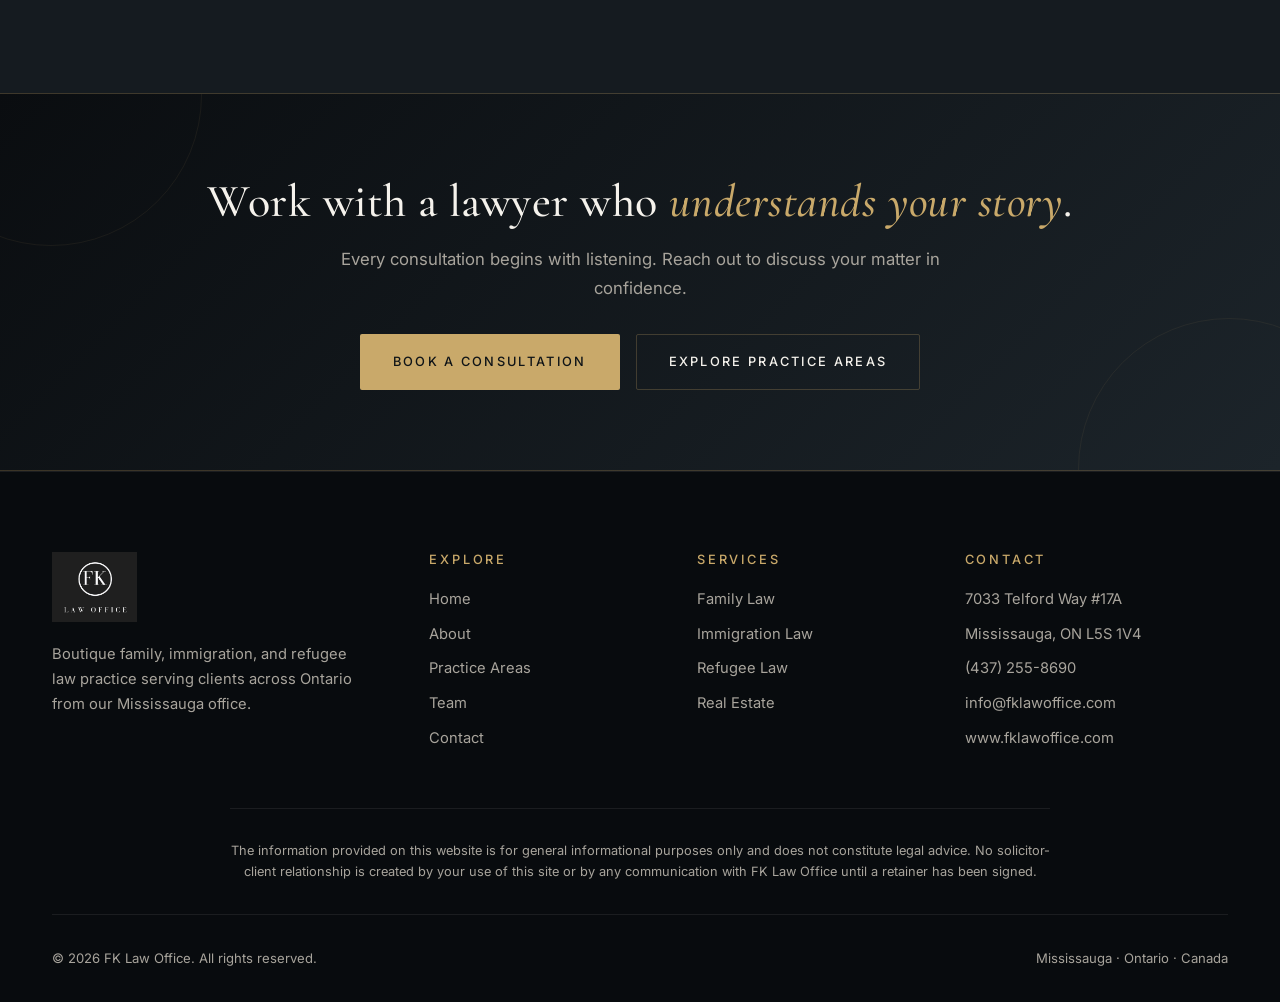
<file: about.html>
<!DOCTYPE html>
<html lang="en">
<head>
  <meta charset="UTF-8" />
  <meta name="viewport" content="width=device-width, initial-scale=1.0" />
  <title>About Iqra Tahreem | FK Law Office</title>
  <meta name="description" content="Iqra Tahreem is a Barrister & Solicitor licensed in Ontario and Pakistan, leading FK Law Office with a focus on family, immigration, and refugee law." />
  <link rel="preconnect" href="https://fonts.googleapis.com" />
  <link rel="preconnect" href="https://fonts.gstatic.com" crossorigin />
  <link href="https://fonts.googleapis.com/css2?family=Cormorant+Garamond:ital,wght@0,400;0,500;0,600;1,400;1,500&family=Inter:wght@300;400;500;600&display=swap" rel="stylesheet" />
  <link rel="stylesheet" href="css/styles.css" />
  <link rel="icon" type="image/png" href="assets/logo.png" />
</head>
<body>

  <div class="topbar">
    <div class="container topbar-inner">
      <div class="topbar-contact">
        <span>📍 7033 Telford Way #17A, Mississauga, ON</span>
        <span>✉ info@fklawoffice.com</span>
      </div>
      <div><a href="tel:+14372558690">☎ (437) 255-8690</a></div>
    </div>
  </div>

  <nav class="nav">
    <div class="container nav-inner">
      <a href="index.html" class="brand">
        <img src="assets/logo.png" alt="FK Law Office" />
        <div class="brand-text">FK Law Office<span>Barristers & Solicitors</span></div>
      </a>
      <button class="menu-toggle" aria-label="Toggle menu" aria-expanded="false"><span></span><span></span><span></span></button>
      <ul class="nav-links">
        <li><a href="index.html">Home</a></li>
        <li><a href="about.html" class="active">About</a></li>
        <li><a href="practice-areas.html">Practice Areas</a></li>
        <li><a href="team.html">Team</a></li>
        <li><a href="contact.html" class="nav-cta">Book Consultation</a></li>
      </ul>
    </div>
  </nav>

  <header class="page-header">
    <div class="container">
      <div class="breadcrumb"><a href="index.html">Home</a> &nbsp;/&nbsp; About</div>
      <h1>About <em>Iqra Tahreem</em></h1>
      <p>Dual-jurisdictional counsel with a personal commitment to the clients and communities she serves.</p>
    </div>
  </header>

  <section class="section">
    <div class="container split">
      <div class="split-image reveal">
        <img src="assets/iqra.jpeg" alt="Iqra Tahreem, Principal Lawyer" />
      </div>
      <div class="split-content reveal">
        <span class="section-kicker">Principal Lawyer</span>
        <h2>An international perspective, <em>grounded in Ontario</em>.</h2>
        <p>
          Iqra brings a unique international perspective to her practice, being a member of both the Law
          Society of Ontario since 2023 and the Pakistan Bar Association since 2017.
        </p>
        <p>
          Iqra has a deep commitment to helping families navigate some of life's most challenging legal
          issues. Her family law practice in Ontario includes assisting clients with divorce, custody
          and access disputes, child and spousal support, parenting plans, separation agreements, and
          property division under the Family Law Act and Divorce Act. She is known for her compassionate
          yet strategic advocacy, always working to protect her clients' rights and promote the best
          interests of children.
        </p>
        <p>
          In addition to her practice in Ontario, where she has appeared before the Superior Court of
          Justice and the Ontario Court of Justice, Iqra has substantial legal experience in Pakistan
          and has worked with numerous Canadian law firms and judiciary — sharpening her legal research,
          litigation, and drafting skills. Her dual-jurisdictional insight allows her to serve clients
          from diverse cultural and legal backgrounds with confidence and clarity.
        </p>
        <p>
          Iqra is articulate, multilingual, and committed to delivering results-oriented representation.
          Her approachable demeanor and strong understanding of both procedural and substantive family
          law make her a valuable advocate for individuals and families across Ontario.
        </p>
      </div>
    </div>
  </section>

  <section class="section section-alt">
    <div class="container">
      <div class="section-head reveal">
        <span class="section-kicker">Qualifications</span>
        <h2>Education & <em>professional admissions</em>.</h2>
      </div>

      <div class="credentials" style="max-width: 900px; margin: 0 auto; border: none; padding-top: 0; grid-template-columns: 1fr 1fr;">
        <div class="credential reveal" style="padding: 2rem; background: var(--color-surface); border: 1px solid var(--color-line-soft);">
          <h4>LL.B</h4>
          <p style="margin-top: 0.5rem;">University of London — 2017</p>
        </div>
        <div class="credential reveal" style="padding: 2rem; background: var(--color-surface); border: 1px solid var(--color-line-soft);">
          <h4>Masters in Canadian Common Law</h4>
          <p style="margin-top: 0.5rem;">Osgoode Hall Law School — 2019</p>
        </div>
        <div class="credential reveal" style="padding: 2rem; background: var(--color-surface); border: 1px solid var(--color-line-soft);">
          <h4>Law Society of Ontario</h4>
          <p style="margin-top: 0.5rem;">Called to the Bar — 2023</p>
        </div>
        <div class="credential reveal" style="padding: 2rem; background: var(--color-surface); border: 1px solid var(--color-line-soft);">
          <h4>Pakistan Bar Association</h4>
          <p style="margin-top: 0.5rem;">Member — 2017</p>
        </div>
      </div>
    </div>
  </section>

  <section class="section">
    <div class="container">
      <div class="quote-block reveal">
        <p>Immigration isn't only a legal process — it's a human one. Having lived it myself, I know what it means to arrive in a new country with uncertainty, hope, and the weight of a family's future.</p>
        <span class="quote-attr">— Iqra Tahreem, Principal Lawyer</span>
      </div>
    </div>
  </section>

  <section class="section section-alt">
    <div class="container">
      <div class="section-head reveal">
        <span class="section-kicker">Courts & Experience</span>
        <h2>Where Iqra <em>has appeared</em>.</h2>
        <p>Experience in the trial and appellate levels, complemented by substantive research and drafting for Canadian law firms and members of the judiciary.</p>
      </div>

      <div class="practice-grid">
        <div class="practice-card reveal">
          <h3>Superior Court of Justice</h3>
          <p>Family and civil matters, motions, trial-level advocacy, and complex property and support disputes.</p>
        </div>
        <div class="practice-card reveal">
          <h3>Ontario Court of Justice</h3>
          <p>Family law matters including parenting, custody and access, child support, and enforcement proceedings.</p>
        </div>
        <div class="practice-card reveal">
          <h3>Cross-Jurisdiction Work</h3>
          <p>Prior practice in Pakistan and sustained collaboration with Canadian firms and the judiciary on research and drafting.</p>
        </div>
      </div>
    </div>
  </section>

  <section class="cta-banner">
    <div class="container">
      <h2>Work with a lawyer who <em>understands your story</em>.</h2>
      <p>Every consultation begins with listening. Reach out to discuss your matter in confidence.</p>
      <div class="hero-actions" style="justify-content: center;">
        <a href="contact.html" class="btn btn-primary">Book a Consultation</a>
        <a href="practice-areas.html" class="btn btn-outline">Explore Practice Areas</a>
      </div>
    </div>
  </section>

  <footer class="footer">
    <div class="container">
      <div class="footer-grid">
        <div class="footer-brand">
          <img src="assets/logo.png" alt="FK Law Office" />
          <p>Boutique family, immigration, and refugee law practice serving clients across Ontario from our Mississauga office.</p>
        </div>
        <div>
          <h5>Explore</h5>
          <ul>
            <li><a href="index.html">Home</a></li>
            <li><a href="about.html">About</a></li>
            <li><a href="practice-areas.html">Practice Areas</a></li>
            <li><a href="team.html">Team</a></li>
            <li><a href="contact.html">Contact</a></li>
          </ul>
        </div>
        <div>
          <h5>Services</h5>
          <ul>
            <li><a href="family-law.html">Family Law</a></li>
            <li><a href="immigration-law.html">Immigration Law</a></li>
            <li><a href="refugee-law.html">Refugee Law</a></li>
            <li><a href="real-estate.html">Real Estate</a></li>
          </ul>
        </div>
        <div>
          <h5>Contact</h5>
          <ul>
            <li>7033 Telford Way #17A</li>
            <li>Mississauga, ON L5S 1V4</li>
            <li><a href="tel:+14372558690">(437) 255-8690</a></li>
            <li><a href="mailto:info@fklawoffice.com">info@fklawoffice.com</a></li>
            <li><a href="https://www.fklawoffice.com">www.fklawoffice.com</a></li>
          </ul>
        </div>
      </div>
      <p class="footer-disclaimer">The information provided on this website is for general informational purposes only and does not constitute legal advice. No solicitor-client relationship is created by your use of this site or by any communication with FK Law Office until a retainer has been signed.</p>
      <div class="footer-bottom">
        <span>&copy; 2026 FK Law Office. All rights reserved.</span>
        <span>Mississauga · Ontario · Canada</span>
      </div>
    </div>
  </footer>

  <script src="js/script.js"></script>
</body>
</html>
</file>
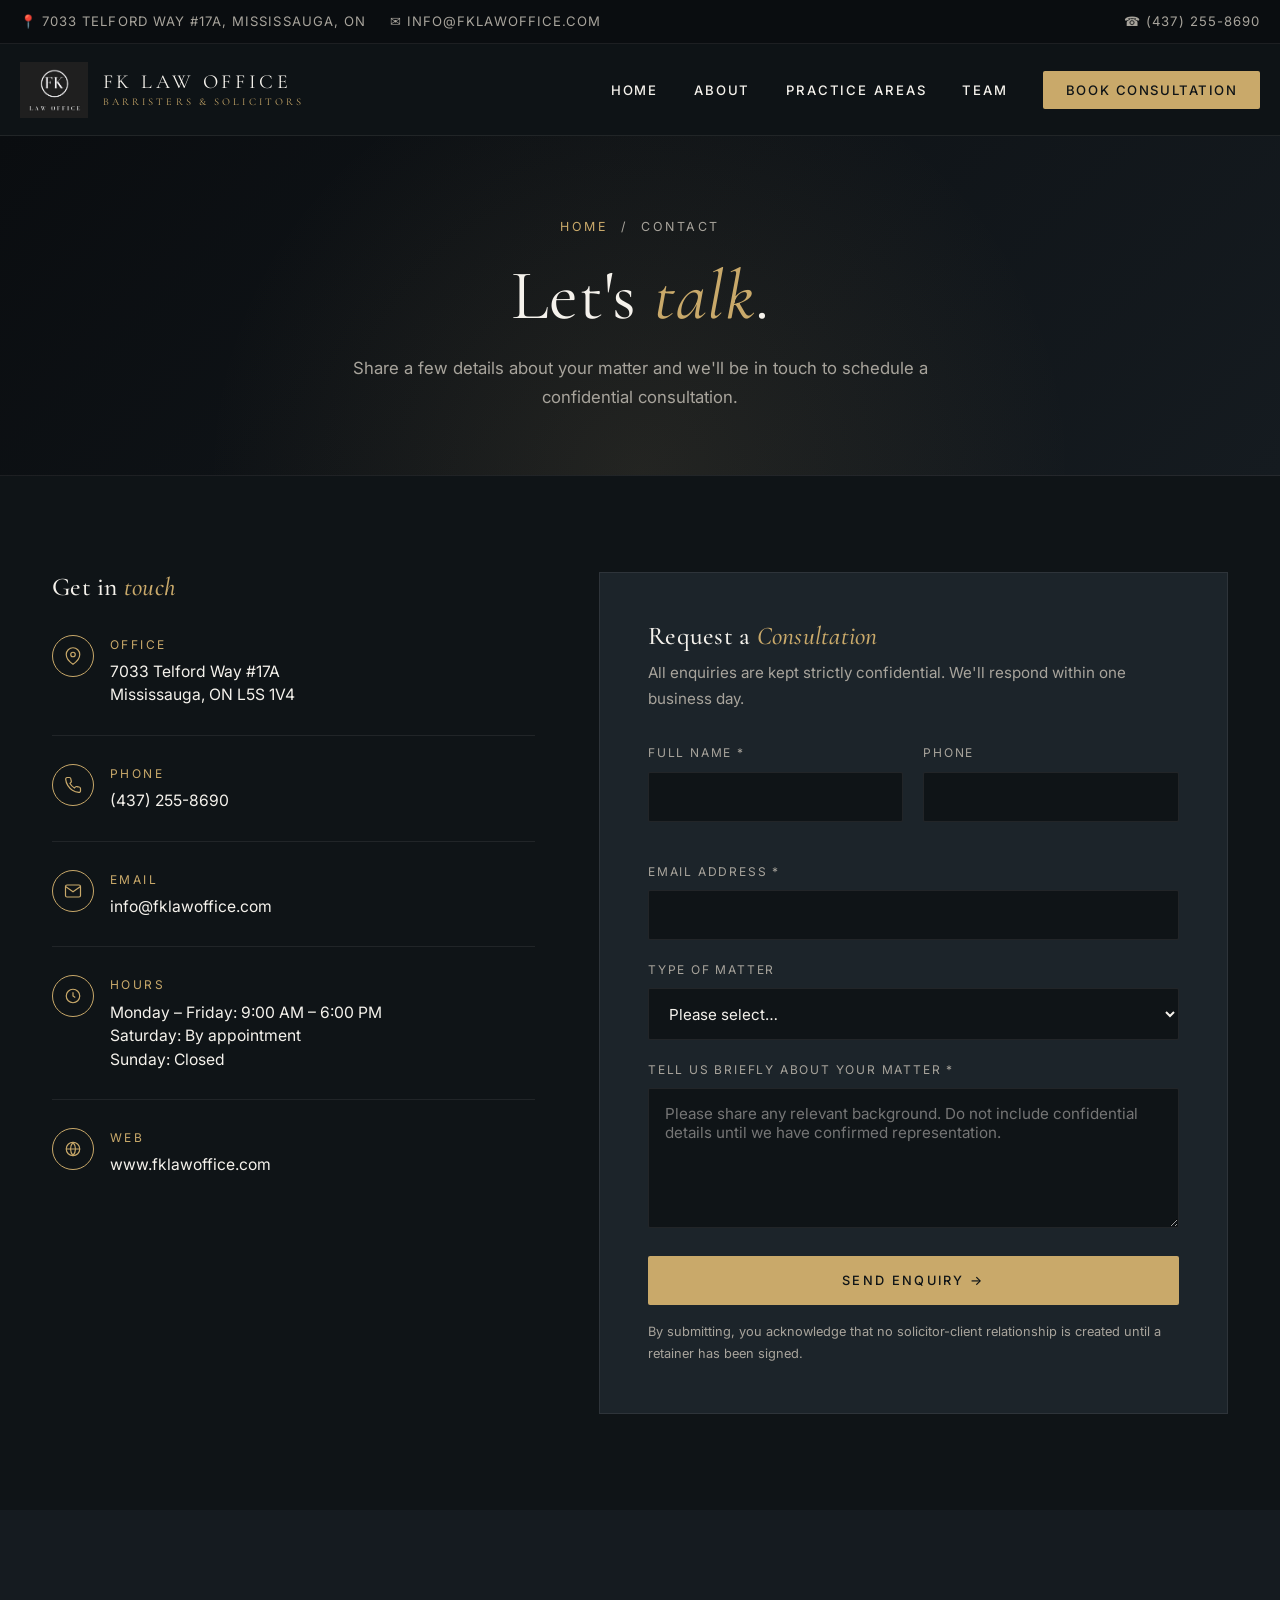
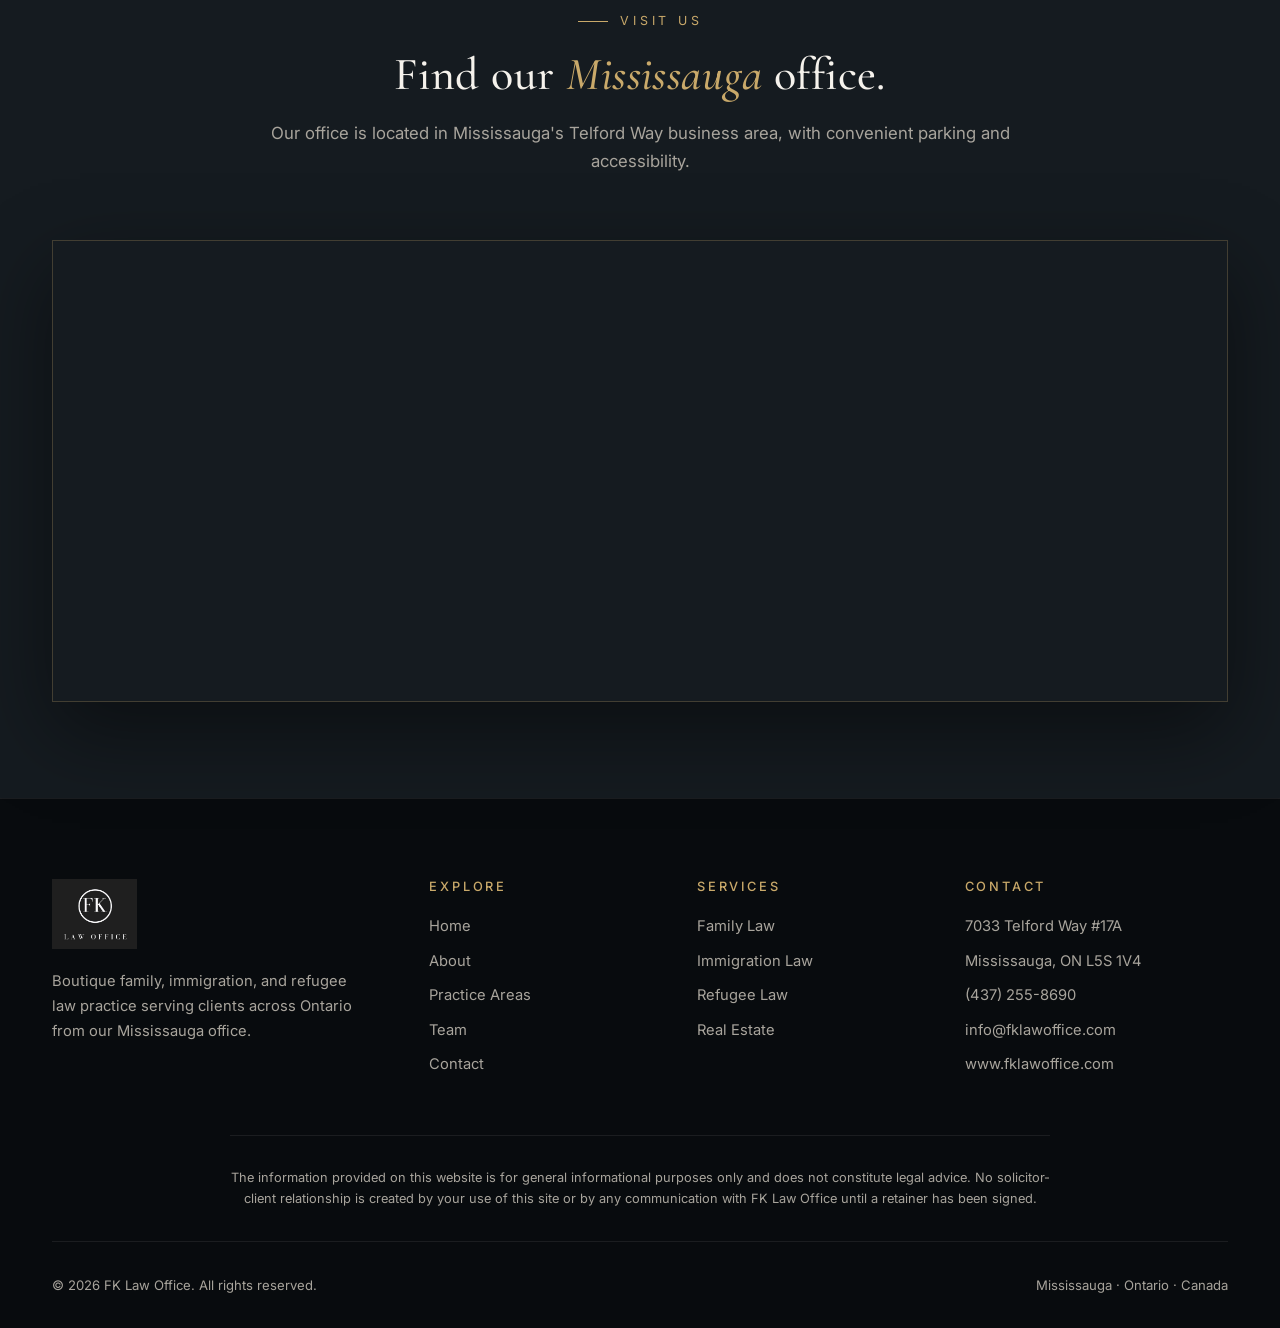
<file: contact.html>
<!DOCTYPE html>
<html lang="en">
<head>
  <meta charset="UTF-8" />
  <meta name="viewport" content="width=device-width, initial-scale=1.0" />
  <title>Contact Us | FK Law Office — Mississauga, ON</title>
  <meta name="description" content="Contact FK Law Office to schedule a confidential consultation. Call (437) 255-8690 or email info@fklawoffice.com. Located in Mississauga, Ontario." />
  <link rel="preconnect" href="https://fonts.googleapis.com" />
  <link rel="preconnect" href="https://fonts.gstatic.com" crossorigin />
  <link href="https://fonts.googleapis.com/css2?family=Cormorant+Garamond:ital,wght@0,400;0,500;0,600;1,400;1,500&family=Inter:wght@300;400;500;600&display=swap" rel="stylesheet" />
  <link rel="stylesheet" href="css/styles.css" />
  <link rel="icon" type="image/png" href="assets/logo.png" />
</head>
<body>

  <div class="topbar">
    <div class="container topbar-inner">
      <div class="topbar-contact">
        <span>📍 7033 Telford Way #17A, Mississauga, ON</span>
        <span>✉ info@fklawoffice.com</span>
      </div>
      <div><a href="tel:+14372558690">☎ (437) 255-8690</a></div>
    </div>
  </div>

  <nav class="nav">
    <div class="container nav-inner">
      <a href="index.html" class="brand">
        <img src="assets/logo.png" alt="FK Law Office" />
        <div class="brand-text">FK Law Office<span>Barristers & Solicitors</span></div>
      </a>
      <button class="menu-toggle" aria-label="Toggle menu" aria-expanded="false"><span></span><span></span><span></span></button>
      <ul class="nav-links">
        <li><a href="index.html">Home</a></li>
        <li><a href="about.html">About</a></li>
        <li><a href="practice-areas.html">Practice Areas</a></li>
        <li><a href="team.html">Team</a></li>
        <li><a href="contact.html" class="nav-cta active">Book Consultation</a></li>
      </ul>
    </div>
  </nav>

  <header class="page-header">
    <div class="container">
      <div class="breadcrumb"><a href="index.html">Home</a> &nbsp;/&nbsp; Contact</div>
      <h1>Let's <em>talk</em>.</h1>
      <p>Share a few details about your matter and we'll be in touch to schedule a confidential consultation.</p>
    </div>
  </header>

  <section class="section">
    <div class="container contact-grid">

      <div class="contact-info reveal">
        <h3>Get in <em style="font-style: italic; color: var(--color-accent);">touch</em></h3>

        <div class="contact-item">
          <div class="contact-icon">
            <svg viewBox="0 0 24 24" fill="none" stroke="currentColor" stroke-width="1.6">
              <path d="M21 10c0 7-9 13-9 13s-9-6-9-13a9 9 0 0118 0z"/>
              <circle cx="12" cy="10" r="3"/>
            </svg>
          </div>
          <div>
            <div class="contact-item-head">Office</div>
            <p>7033 Telford Way #17A<br/>Mississauga, ON L5S 1V4</p>
          </div>
        </div>

        <div class="contact-item">
          <div class="contact-icon">
            <svg viewBox="0 0 24 24" fill="none" stroke="currentColor" stroke-width="1.6">
              <path d="M22 16.9v3a2 2 0 01-2.2 2 19.8 19.8 0 01-8.6-3 19.5 19.5 0 01-6-6 19.8 19.8 0 01-3-8.7A2 2 0 014.1 2h3a2 2 0 012 1.7c.1 1 .3 1.9.6 2.8a2 2 0 01-.5 2.1L8 9.9a16 16 0 006 6l1.3-1.3a2 2 0 012-.5c.9.3 1.9.5 2.9.6a2 2 0 011.7 2z"/>
            </svg>
          </div>
          <div>
            <div class="contact-item-head">Phone</div>
            <p><a href="tel:+14372558690">(437) 255-8690</a></p>
          </div>
        </div>

        <div class="contact-item">
          <div class="contact-icon">
            <svg viewBox="0 0 24 24" fill="none" stroke="currentColor" stroke-width="1.6">
              <path d="M4 4h16a2 2 0 012 2v12a2 2 0 01-2 2H4a2 2 0 01-2-2V6a2 2 0 012-2z"/>
              <path d="M22 6l-10 7L2 6"/>
            </svg>
          </div>
          <div>
            <div class="contact-item-head">Email</div>
            <p><a href="mailto:info@fklawoffice.com">info@fklawoffice.com</a></p>
          </div>
        </div>

        <div class="contact-item">
          <div class="contact-icon">
            <svg viewBox="0 0 24 24" fill="none" stroke="currentColor" stroke-width="1.6">
              <circle cx="12" cy="12" r="9"/>
              <path d="M12 7v5l3 2"/>
            </svg>
          </div>
          <div>
            <div class="contact-item-head">Hours</div>
            <p>Monday – Friday: 9:00 AM – 6:00 PM<br/>Saturday: By appointment<br/>Sunday: Closed</p>
          </div>
        </div>

        <div class="contact-item">
          <div class="contact-icon">
            <svg viewBox="0 0 24 24" fill="none" stroke="currentColor" stroke-width="1.6">
              <circle cx="12" cy="12" r="9"/>
              <path d="M3 12h18M12 3a14 14 0 010 18M12 3a14 14 0 000 18"/>
            </svg>
          </div>
          <div>
            <div class="contact-item-head">Web</div>
            <p><a href="https://www.fklawoffice.com">www.fklawoffice.com</a></p>
          </div>
        </div>
      </div>

      <div class="form-card reveal">
        <h3 style="margin-bottom: 0.5rem;">Request a <em style="font-style: italic; color: var(--color-accent);">Consultation</em></h3>
        <p style="margin-bottom: 2rem; font-size: 0.95rem;">All enquiries are kept strictly confidential. We'll respond within one business day.</p>

        <form id="contact-form" novalidate>
          <div class="form-row">
            <div class="form-group">
              <label for="name">Full Name *</label>
              <input type="text" id="name" name="name" required />
            </div>
            <div class="form-group">
              <label for="phone">Phone</label>
              <input type="tel" id="phone" name="phone" />
            </div>
          </div>

          <div class="form-group">
            <label for="email">Email Address *</label>
            <input type="email" id="email" name="email" required />
          </div>

          <div class="form-group">
            <label for="matter">Type of Matter</label>
            <select id="matter" name="matter">
              <option value="">Please select…</option>
              <option>Family Law</option>
              <option>Immigration Law</option>
              <option>Refugee Law</option>
              <option>Real Estate</option>
              <option>Other / Not Sure</option>
            </select>
          </div>

          <div class="form-group">
            <label for="message">Tell us briefly about your matter *</label>
            <textarea id="message" name="message" required placeholder="Please share any relevant background. Do not include confidential details until we have confirmed representation."></textarea>
          </div>

          <button type="submit" class="btn btn-primary" style="width: 100%; justify-content: center;">Send Enquiry →</button>
          <p id="form-status" class="form-note"></p>
          <p class="form-note">By submitting, you acknowledge that no solicitor-client relationship is created until a retainer has been signed.</p>
        </form>
      </div>
    </div>
  </section>

  <section class="section section-alt">
    <div class="container">
      <div class="section-head reveal">
        <span class="section-kicker">Visit Us</span>
        <h2>Find our <em>Mississauga</em> office.</h2>
        <p>Our office is located in Mississauga's Telford Way business area, with convenient parking and accessibility.</p>
      </div>

      <div class="reveal" style="border: 1px solid var(--color-line); box-shadow: var(--shadow-lg);">
        <iframe
          src="https://www.google.com/maps?q=7033+Telford+Way+Mississauga+ON&output=embed"
          width="100%"
          height="460"
          style="border:0; display:block; filter: grayscale(0.4) contrast(1.05);"
          allowfullscreen=""
          loading="lazy"
          referrerpolicy="no-referrer-when-downgrade"
          title="FK Law Office location">
        </iframe>
      </div>
    </div>
  </section>

  <footer class="footer">
    <div class="container">
      <div class="footer-grid">
        <div class="footer-brand">
          <img src="assets/logo.png" alt="FK Law Office" />
          <p>Boutique family, immigration, and refugee law practice serving clients across Ontario from our Mississauga office.</p>
        </div>
        <div>
          <h5>Explore</h5>
          <ul>
            <li><a href="index.html">Home</a></li>
            <li><a href="about.html">About</a></li>
            <li><a href="practice-areas.html">Practice Areas</a></li>
            <li><a href="team.html">Team</a></li>
            <li><a href="contact.html">Contact</a></li>
          </ul>
        </div>
        <div>
          <h5>Services</h5>
          <ul>
            <li><a href="family-law.html">Family Law</a></li>
            <li><a href="immigration-law.html">Immigration Law</a></li>
            <li><a href="refugee-law.html">Refugee Law</a></li>
            <li><a href="real-estate.html">Real Estate</a></li>
          </ul>
        </div>
        <div>
          <h5>Contact</h5>
          <ul>
            <li>7033 Telford Way #17A</li>
            <li>Mississauga, ON L5S 1V4</li>
            <li><a href="tel:+14372558690">(437) 255-8690</a></li>
            <li><a href="mailto:info@fklawoffice.com">info@fklawoffice.com</a></li>
            <li><a href="https://www.fklawoffice.com">www.fklawoffice.com</a></li>
          </ul>
        </div>
      </div>
      <p class="footer-disclaimer">The information provided on this website is for general informational purposes only and does not constitute legal advice. No solicitor-client relationship is created by your use of this site or by any communication with FK Law Office until a retainer has been signed.</p>
      <div class="footer-bottom">
        <span>&copy; 2026 FK Law Office. All rights reserved.</span>
        <span>Mississauga · Ontario · Canada</span>
      </div>
    </div>
  </footer>

  <script src="js/script.js"></script>
</body>
</html>
</file>
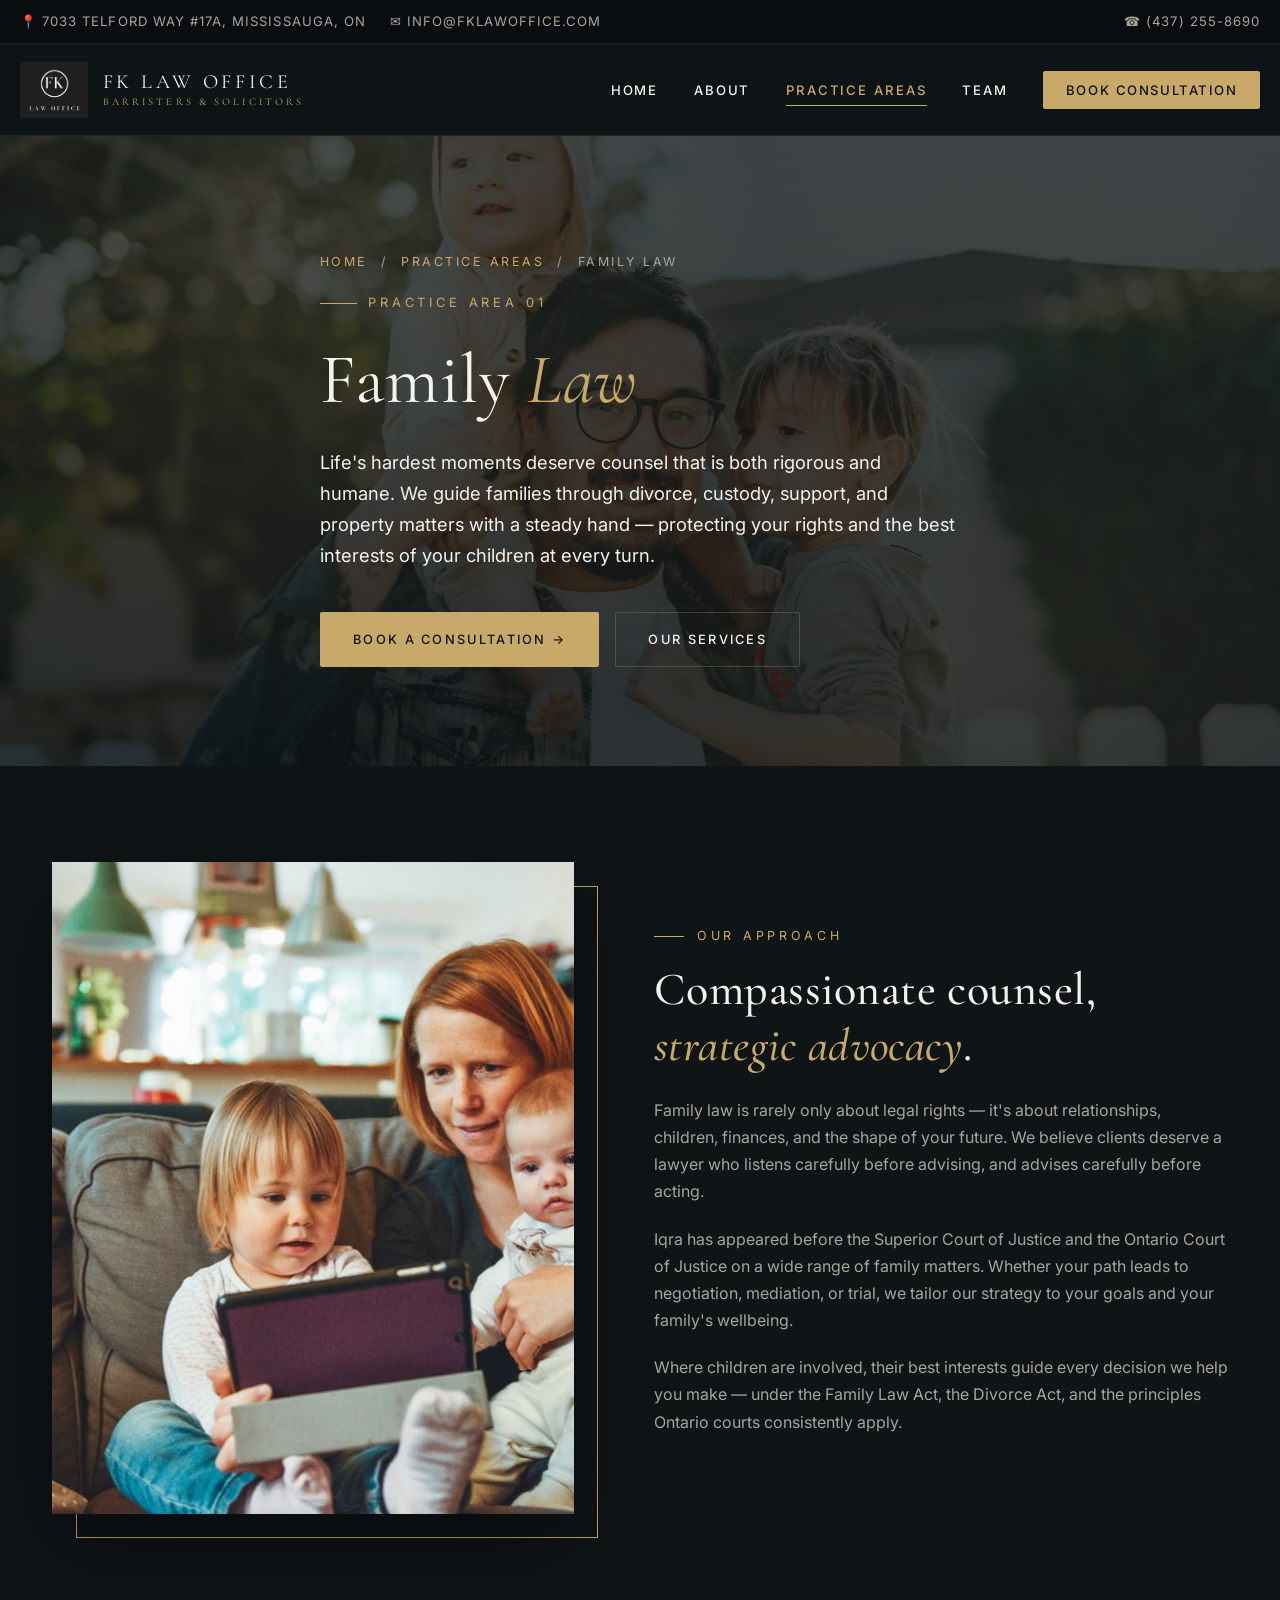
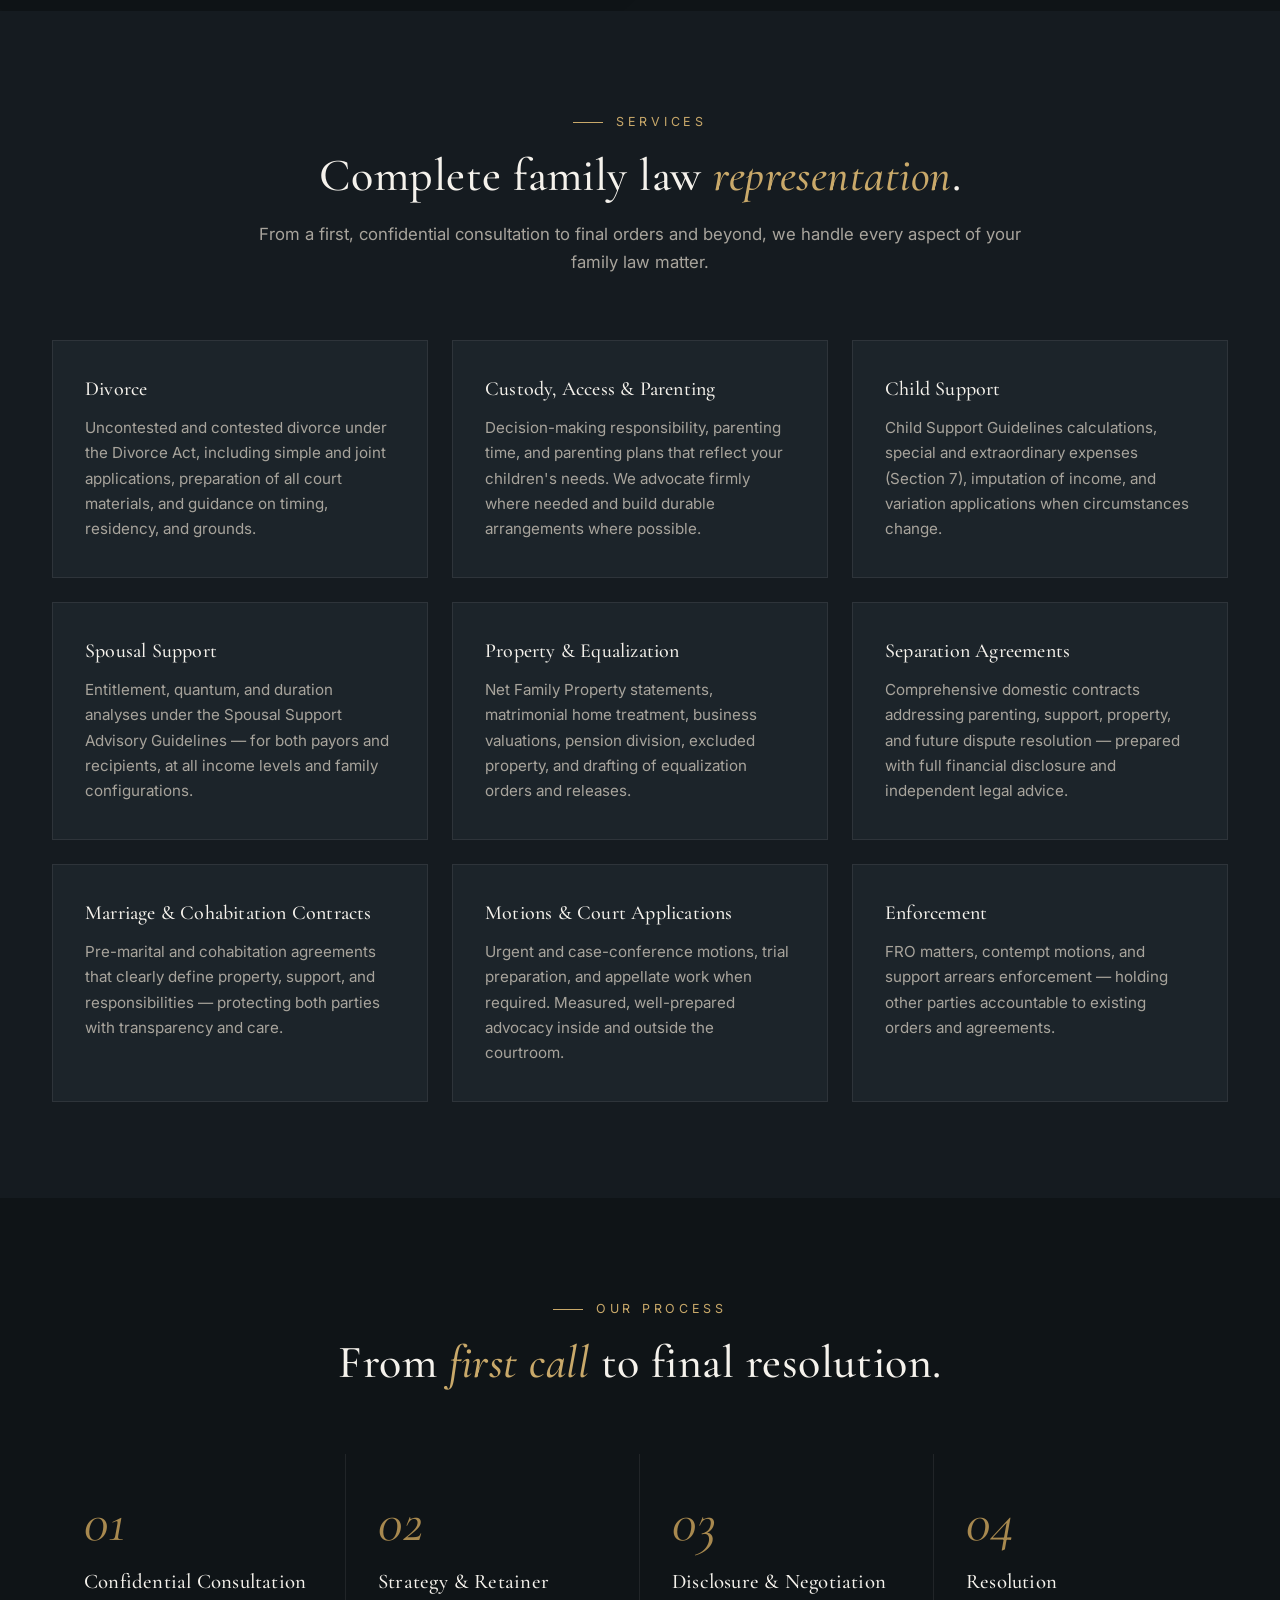
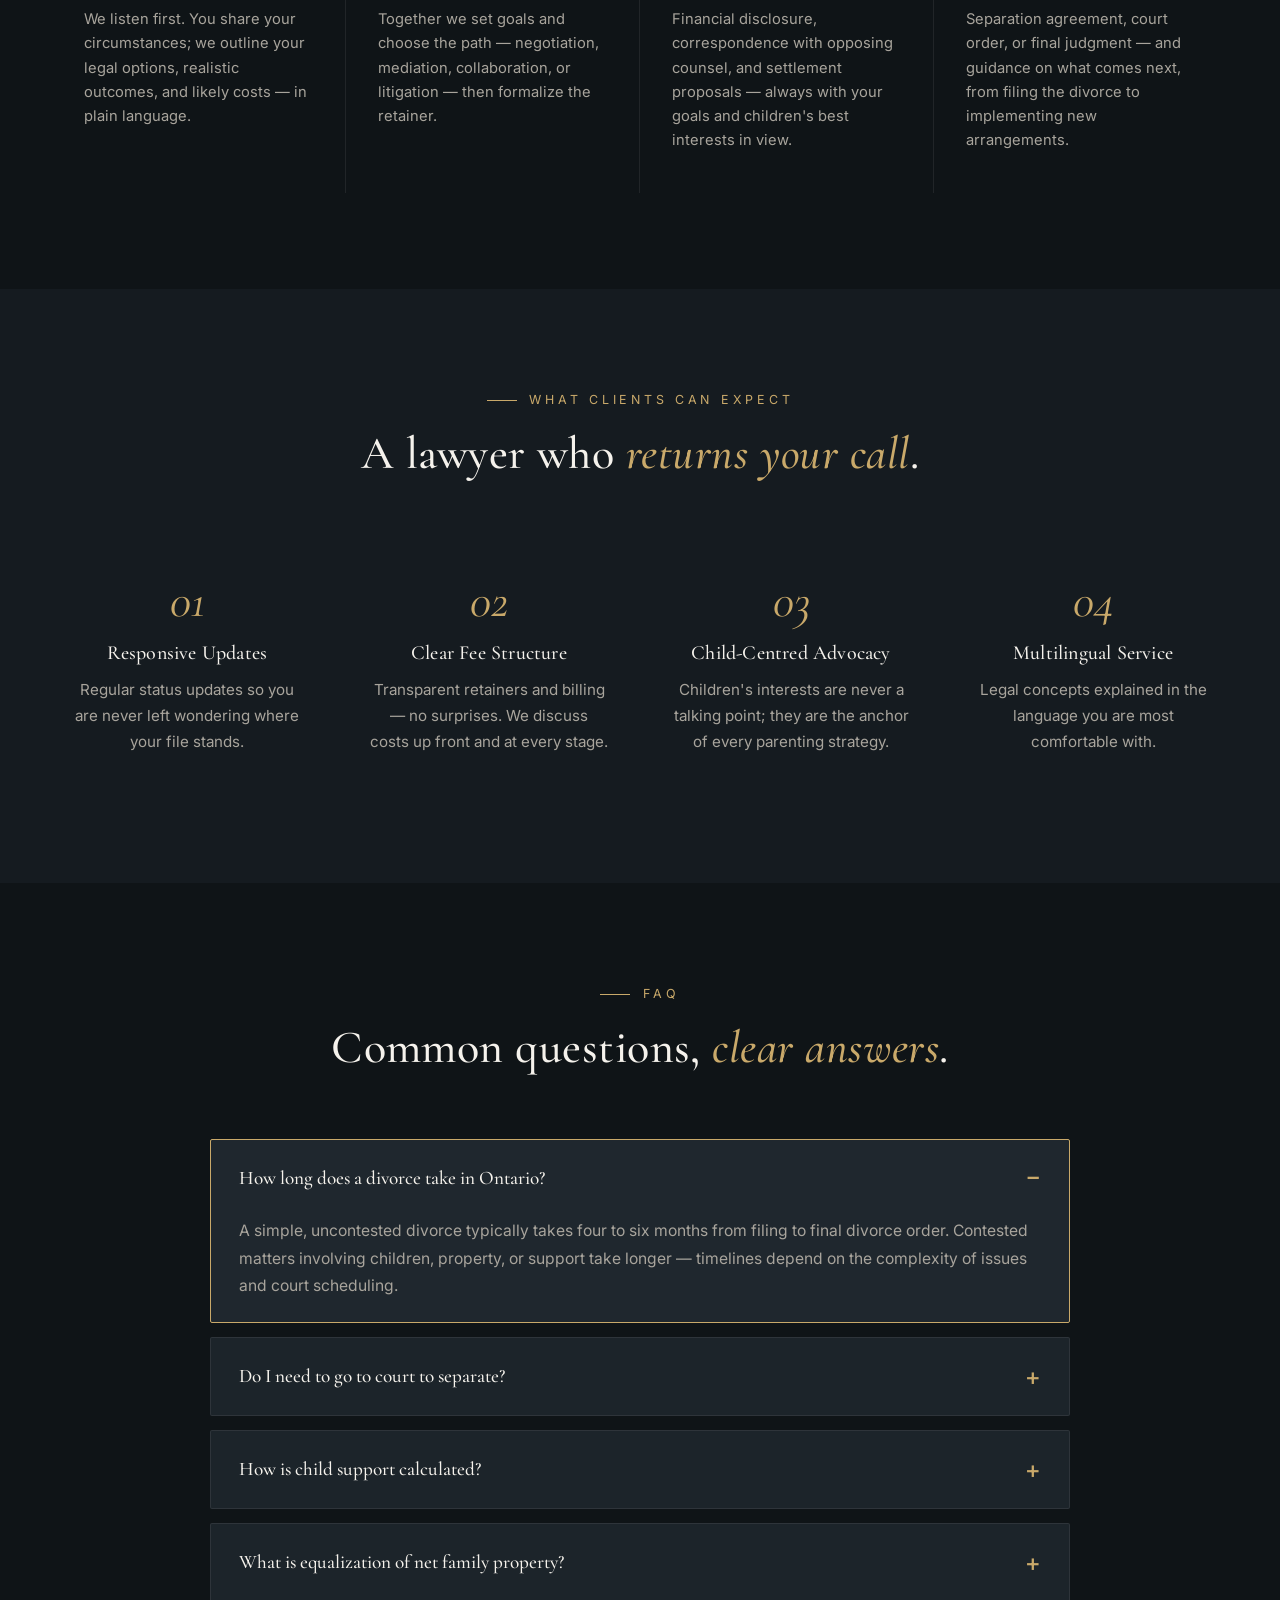
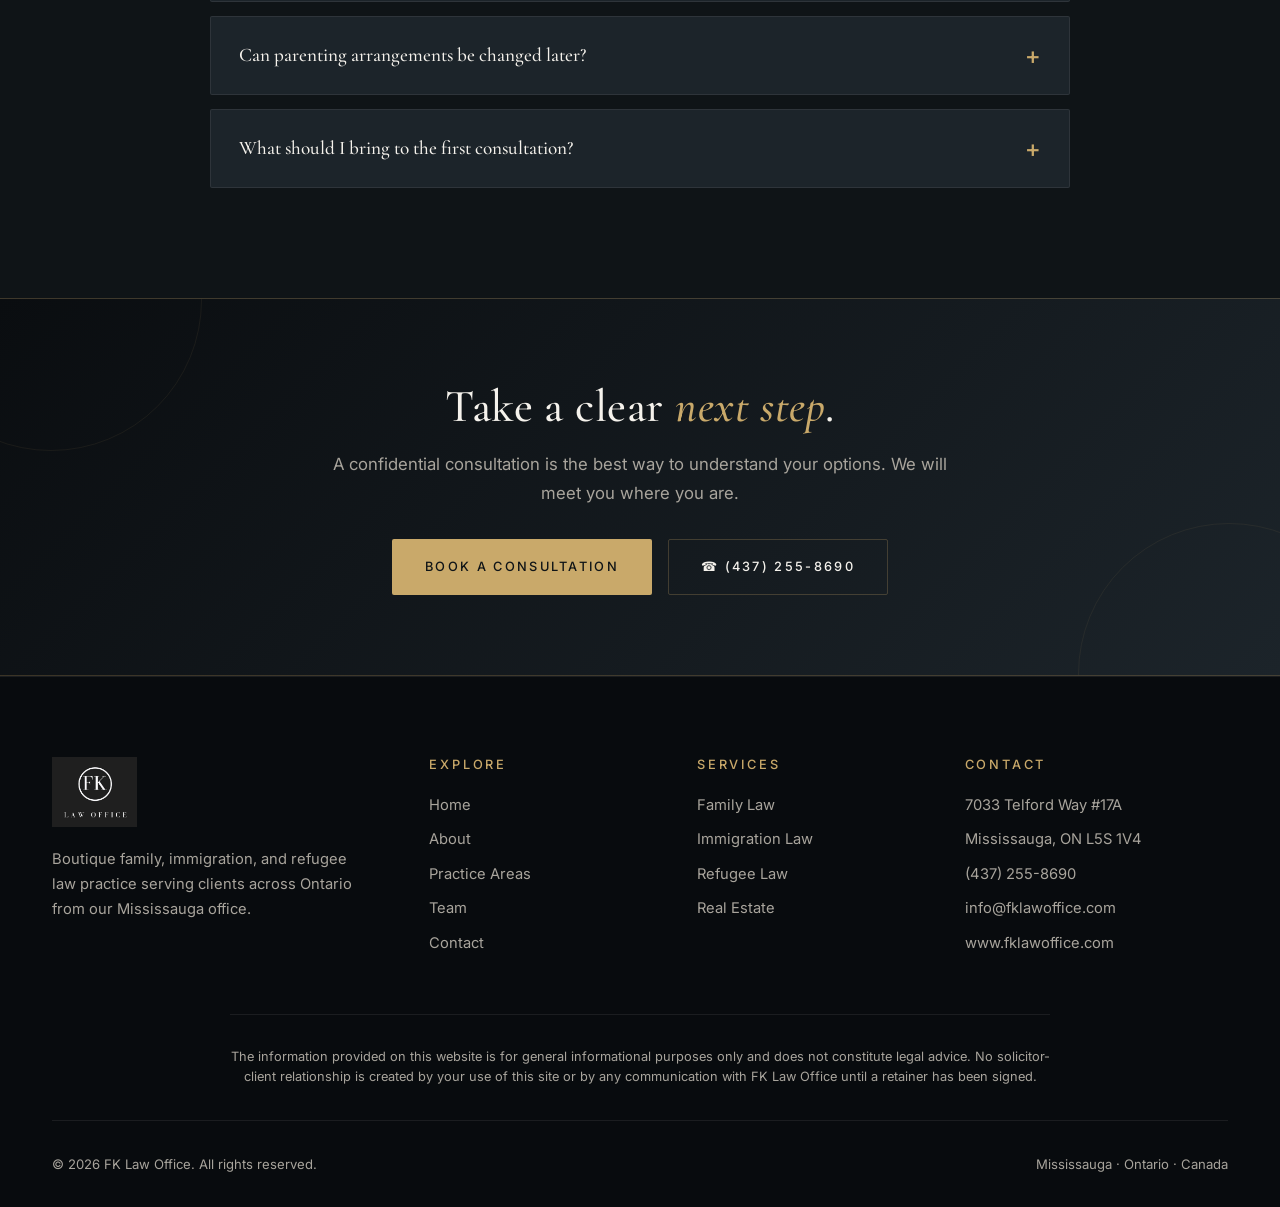
<file: family-law.html>
<!DOCTYPE html>
<html lang="en">
<head>
  <meta charset="UTF-8" />
  <meta name="viewport" content="width=device-width, initial-scale=1.0" />
  <title>Family Law — Divorce, Custody, Support in Ontario | FK Law Office</title>
  <meta name="description" content="FK Law Office provides compassionate, strategic family law representation across Ontario — divorce, custody, child and spousal support, parenting plans, and property division." />
  <link rel="preconnect" href="https://fonts.googleapis.com" />
  <link rel="preconnect" href="https://fonts.gstatic.com" crossorigin />
  <link href="https://fonts.googleapis.com/css2?family=Cormorant+Garamond:ital,wght@0,400;0,500;0,600;1,400;1,500&family=Inter:wght@300;400;500;600&display=swap" rel="stylesheet" />
  <link rel="stylesheet" href="css/styles.css" />
  <link rel="icon" type="image/png" href="assets/logo.png" />
</head>
<body>

  <div class="topbar">
    <div class="container topbar-inner">
      <div class="topbar-contact">
        <span>📍 7033 Telford Way #17A, Mississauga, ON</span>
        <span>✉ info@fklawoffice.com</span>
      </div>
      <div><a href="tel:+14372558690">☎ (437) 255-8690</a></div>
    </div>
  </div>

  <nav class="nav">
    <div class="container nav-inner">
      <a href="index.html" class="brand">
        <img src="assets/logo.png" alt="FK Law Office" />
        <div class="brand-text">FK Law Office<span>Barristers & Solicitors</span></div>
      </a>
      <button class="menu-toggle" aria-label="Toggle menu" aria-expanded="false"><span></span><span></span><span></span></button>
      <ul class="nav-links">
        <li><a href="index.html">Home</a></li>
        <li><a href="about.html">About</a></li>
        <li><a href="practice-areas.html" class="active">Practice Areas</a></li>
        <li><a href="team.html">Team</a></li>
        <li><a href="contact.html" class="nav-cta">Book Consultation</a></li>
      </ul>
    </div>
  </nav>

  <section class="practice-hero" style="background-image: linear-gradient(rgba(10,13,16,0.75), rgba(15,20,23,0.88)), url('assets/family-hero.jpg');">
    <div class="container practice-hero-inner">
      <div class="breadcrumb"><a href="index.html">Home</a> &nbsp;/&nbsp; <a href="practice-areas.html">Practice Areas</a> &nbsp;/&nbsp; Family Law</div>
      <span class="hero-tag">Practice Area 01</span>
      <h1>Family <em>Law</em></h1>
      <p class="practice-hero-lede">
        Life's hardest moments deserve counsel that is both rigorous and humane. We guide families through
        divorce, custody, support, and property matters with a steady hand — protecting your rights and
        the best interests of your children at every turn.
      </p>
      <div class="hero-actions">
        <a href="contact.html" class="btn btn-primary">Book a Consultation →</a>
        <a href="#services" class="btn btn-outline">Our Services</a>
      </div>
    </div>
  </section>

  <section class="section">
    <div class="container split">
      <div class="split-image reveal">
        <img src="assets/family-1.jpg" alt="Family at home" />
      </div>
      <div class="split-content reveal">
        <span class="section-kicker">Our Approach</span>
        <h2>Compassionate counsel, <em>strategic advocacy</em>.</h2>
        <p>
          Family law is rarely only about legal rights — it's about relationships, children, finances, and
          the shape of your future. We believe clients deserve a lawyer who listens carefully before
          advising, and advises carefully before acting.
        </p>
        <p>
          Iqra has appeared before the Superior Court of Justice and the Ontario Court of Justice on a
          wide range of family matters. Whether your path leads to negotiation, mediation, or trial,
          we tailor our strategy to your goals and your family's wellbeing.
        </p>
        <p>
          Where children are involved, their best interests guide every decision we help you make —
          under the Family Law Act, the Divorce Act, and the principles Ontario courts consistently
          apply.
        </p>
      </div>
    </div>
  </section>

  <section id="services" class="section section-alt">
    <div class="container">
      <div class="section-head reveal">
        <span class="section-kicker">Services</span>
        <h2>Complete family law <em>representation</em>.</h2>
        <p>From a first, confidential consultation to final orders and beyond, we handle every aspect of your family law matter.</p>
      </div>

      <div class="service-grid">
        <div class="service-card reveal">
          <h3>Divorce</h3>
          <p>Uncontested and contested divorce under the Divorce Act, including simple and joint applications, preparation of all court materials, and guidance on timing, residency, and grounds.</p>
        </div>
        <div class="service-card reveal">
          <h3>Custody, Access & Parenting</h3>
          <p>Decision-making responsibility, parenting time, and parenting plans that reflect your children's needs. We advocate firmly where needed and build durable arrangements where possible.</p>
        </div>
        <div class="service-card reveal">
          <h3>Child Support</h3>
          <p>Child Support Guidelines calculations, special and extraordinary expenses (Section 7), imputation of income, and variation applications when circumstances change.</p>
        </div>
        <div class="service-card reveal">
          <h3>Spousal Support</h3>
          <p>Entitlement, quantum, and duration analyses under the Spousal Support Advisory Guidelines — for both payors and recipients, at all income levels and family configurations.</p>
        </div>
        <div class="service-card reveal">
          <h3>Property & Equalization</h3>
          <p>Net Family Property statements, matrimonial home treatment, business valuations, pension division, excluded property, and drafting of equalization orders and releases.</p>
        </div>
        <div class="service-card reveal">
          <h3>Separation Agreements</h3>
          <p>Comprehensive domestic contracts addressing parenting, support, property, and future dispute resolution — prepared with full financial disclosure and independent legal advice.</p>
        </div>
        <div class="service-card reveal">
          <h3>Marriage & Cohabitation Contracts</h3>
          <p>Pre-marital and cohabitation agreements that clearly define property, support, and responsibilities — protecting both parties with transparency and care.</p>
        </div>
        <div class="service-card reveal">
          <h3>Motions & Court Applications</h3>
          <p>Urgent and case-conference motions, trial preparation, and appellate work when required. Measured, well-prepared advocacy inside and outside the courtroom.</p>
        </div>
        <div class="service-card reveal">
          <h3>Enforcement</h3>
          <p>FRO matters, contempt motions, and support arrears enforcement — holding other parties accountable to existing orders and agreements.</p>
        </div>
      </div>
    </div>
  </section>

  <section class="section">
    <div class="container">
      <div class="section-head reveal">
        <span class="section-kicker">Our Process</span>
        <h2>From <em>first call</em> to final resolution.</h2>
      </div>

      <div class="process-grid">
        <div class="process-step reveal">
          <span class="process-num">01</span>
          <h4>Confidential Consultation</h4>
          <p>We listen first. You share your circumstances; we outline your legal options, realistic outcomes, and likely costs — in plain language.</p>
        </div>
        <div class="process-step reveal">
          <span class="process-num">02</span>
          <h4>Strategy & Retainer</h4>
          <p>Together we set goals and choose the path — negotiation, mediation, collaboration, or litigation — then formalize the retainer.</p>
        </div>
        <div class="process-step reveal">
          <span class="process-num">03</span>
          <h4>Disclosure & Negotiation</h4>
          <p>Financial disclosure, correspondence with opposing counsel, and settlement proposals — always with your goals and children's best interests in view.</p>
        </div>
        <div class="process-step reveal">
          <span class="process-num">04</span>
          <h4>Resolution</h4>
          <p>Separation agreement, court order, or final judgment — and guidance on what comes next, from filing the divorce to implementing new arrangements.</p>
        </div>
      </div>
    </div>
  </section>

  <section class="section section-alt">
    <div class="container">
      <div class="section-head reveal">
        <span class="section-kicker">What Clients Can Expect</span>
        <h2>A lawyer who <em>returns your call</em>.</h2>
      </div>
      <div class="values-grid">
        <div class="value-card reveal">
          <span class="value-num">01</span>
          <h4>Responsive Updates</h4>
          <p>Regular status updates so you are never left wondering where your file stands.</p>
        </div>
        <div class="value-card reveal">
          <span class="value-num">02</span>
          <h4>Clear Fee Structure</h4>
          <p>Transparent retainers and billing — no surprises. We discuss costs up front and at every stage.</p>
        </div>
        <div class="value-card reveal">
          <span class="value-num">03</span>
          <h4>Child-Centred Advocacy</h4>
          <p>Children's interests are never a talking point; they are the anchor of every parenting strategy.</p>
        </div>
        <div class="value-card reveal">
          <span class="value-num">04</span>
          <h4>Multilingual Service</h4>
          <p>Legal concepts explained in the language you are most comfortable with.</p>
        </div>
      </div>
    </div>
  </section>

  <section class="section">
    <div class="container">
      <div class="section-head reveal">
        <span class="section-kicker">FAQ</span>
        <h2>Common questions, <em>clear answers</em>.</h2>
      </div>

      <div class="faq-list">
        <details class="faq-item reveal" open>
          <summary>How long does a divorce take in Ontario?</summary>
          <p>A simple, uncontested divorce typically takes four to six months from filing to final divorce order. Contested matters involving children, property, or support take longer — timelines depend on the complexity of issues and court scheduling.</p>
        </details>
        <details class="faq-item reveal">
          <summary>Do I need to go to court to separate?</summary>
          <p>No. Most separations are resolved outside of court through a separation agreement negotiated between the parties (with independent legal advice). Court is reserved for matters that cannot be resolved through negotiation or mediation.</p>
        </details>
        <details class="faq-item reveal">
          <summary>How is child support calculated?</summary>
          <p>Child support is calculated under the Federal Child Support Guidelines, based primarily on the paying parent's income and the number of children. Special or extraordinary expenses (Section 7 expenses — things like daycare, tutoring, orthodontics) are shared proportionally to income.</p>
        </details>
        <details class="faq-item reveal">
          <summary>What is equalization of net family property?</summary>
          <p>In Ontario, on separation, each spouse calculates the growth in their net worth during the marriage. The spouse with the greater increase pays half the difference to the other. It is not a division of property — it is a payment that equalizes the growth in wealth built during the marriage.</p>
        </details>
        <details class="faq-item reveal">
          <summary>Can parenting arrangements be changed later?</summary>
          <p>Yes. Parenting orders and agreements can be varied if there has been a material change in circumstances. The test focuses on the children's best interests at the time of the variation request.</p>
        </details>
        <details class="faq-item reveal">
          <summary>What should I bring to the first consultation?</summary>
          <p>Any relevant court documents, existing agreements, recent tax returns, and a timeline of key dates (marriage, separation, children's birthdates). A written summary of your goals and concerns helps us make the most of our time together.</p>
        </details>
      </div>
    </div>
  </section>

  <section class="cta-banner">
    <div class="container">
      <h2>Take a clear <em>next step</em>.</h2>
      <p>A confidential consultation is the best way to understand your options. We will meet you where you are.</p>
      <div class="hero-actions" style="justify-content: center;">
        <a href="contact.html" class="btn btn-primary">Book a Consultation</a>
        <a href="tel:+14372558690" class="btn btn-outline">☎ (437) 255-8690</a>
      </div>
    </div>
  </section>

  <footer class="footer">
    <div class="container">
      <div class="footer-grid">
        <div class="footer-brand">
          <img src="assets/logo.png" alt="FK Law Office" />
          <p>Boutique family, immigration, and refugee law practice serving clients across Ontario from our Mississauga office.</p>
        </div>
        <div>
          <h5>Explore</h5>
          <ul>
            <li><a href="index.html">Home</a></li>
            <li><a href="about.html">About</a></li>
            <li><a href="practice-areas.html">Practice Areas</a></li>
            <li><a href="team.html">Team</a></li>
            <li><a href="contact.html">Contact</a></li>
          </ul>
        </div>
        <div>
          <h5>Services</h5>
          <ul>
            <li><a href="family-law.html">Family Law</a></li>
            <li><a href="immigration-law.html">Immigration Law</a></li>
            <li><a href="refugee-law.html">Refugee Law</a></li>
            <li><a href="real-estate.html">Real Estate</a></li>
          </ul>
        </div>
        <div>
          <h5>Contact</h5>
          <ul>
            <li>7033 Telford Way #17A</li>
            <li>Mississauga, ON L5S 1V4</li>
            <li><a href="tel:+14372558690">(437) 255-8690</a></li>
            <li><a href="mailto:info@fklawoffice.com">info@fklawoffice.com</a></li>
            <li><a href="https://www.fklawoffice.com">www.fklawoffice.com</a></li>
          </ul>
        </div>
      </div>
      <p class="footer-disclaimer">The information provided on this website is for general informational purposes only and does not constitute legal advice. No solicitor-client relationship is created by your use of this site or by any communication with FK Law Office until a retainer has been signed.</p>
      <div class="footer-bottom">
        <span>&copy; 2026 FK Law Office. All rights reserved.</span>
        <span>Mississauga · Ontario · Canada</span>
      </div>
    </div>
  </footer>

  <script src="js/script.js"></script>
</body>
</html>
</file>
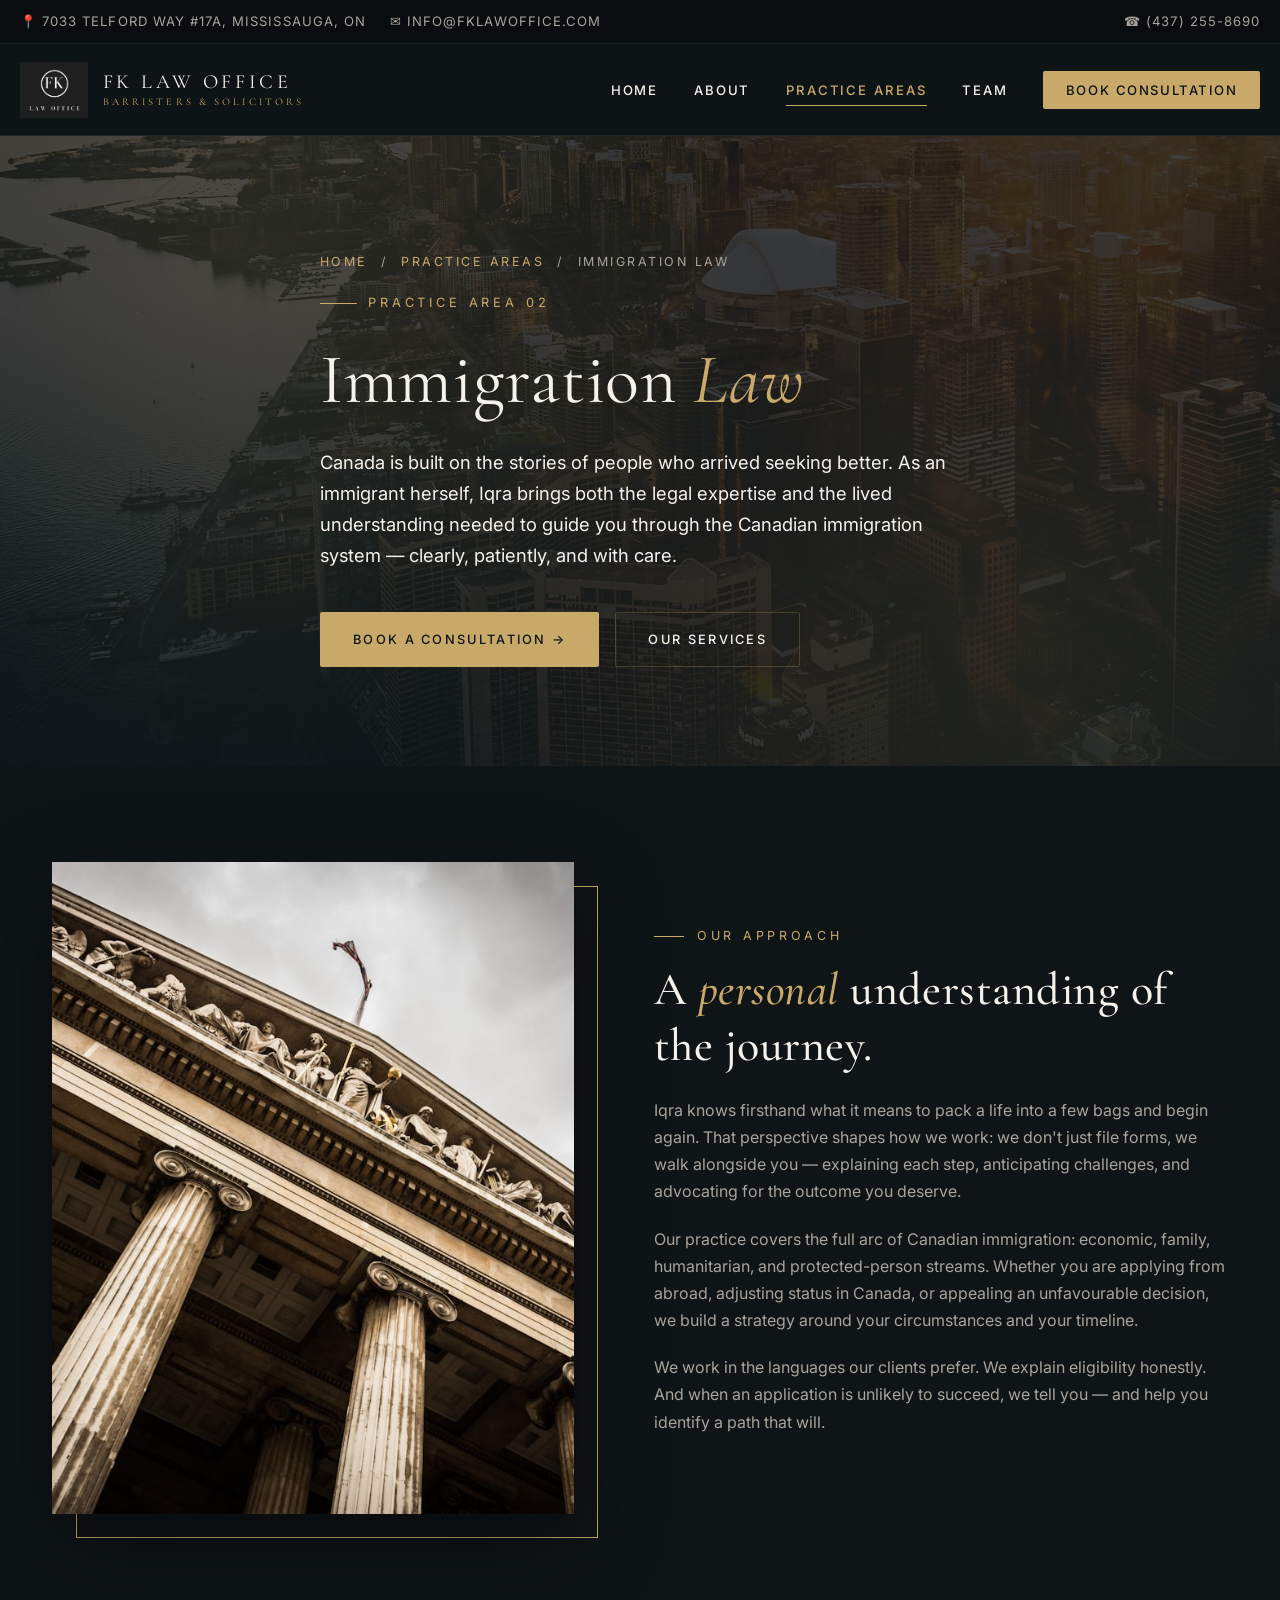
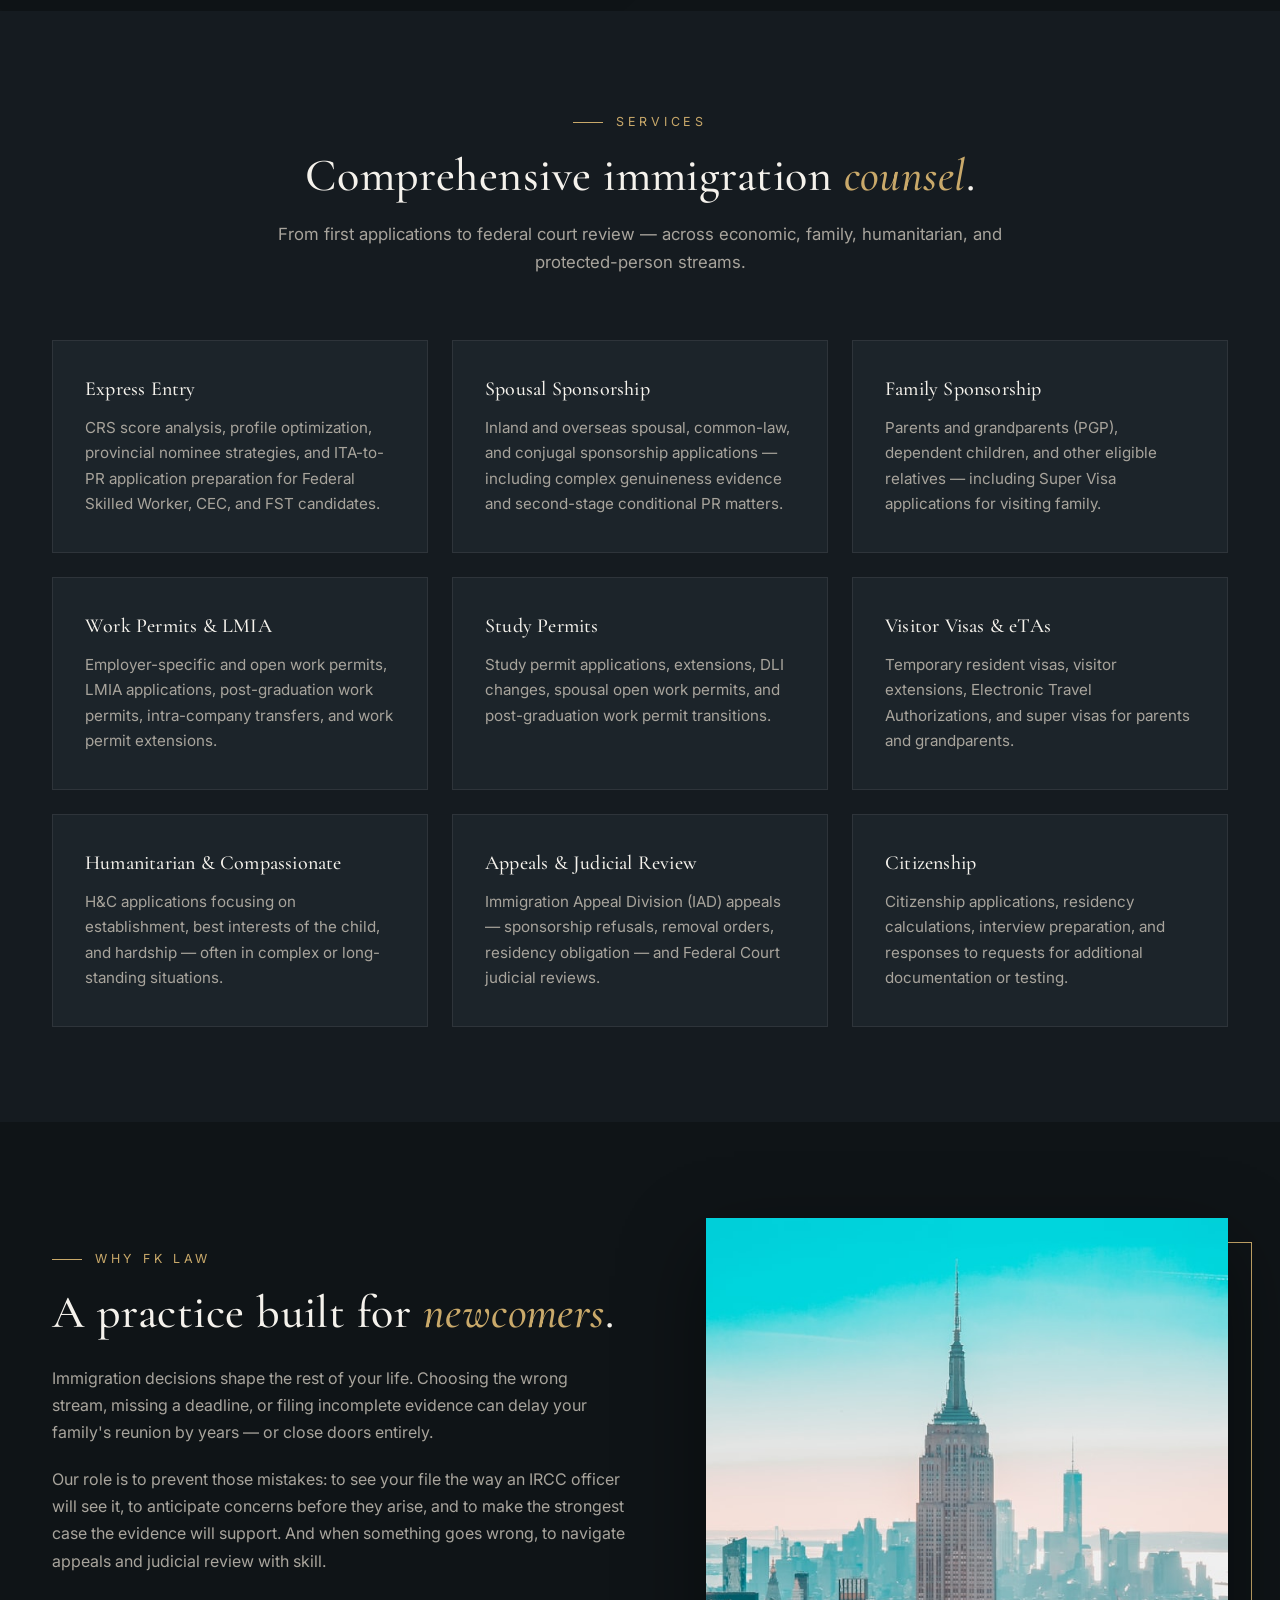
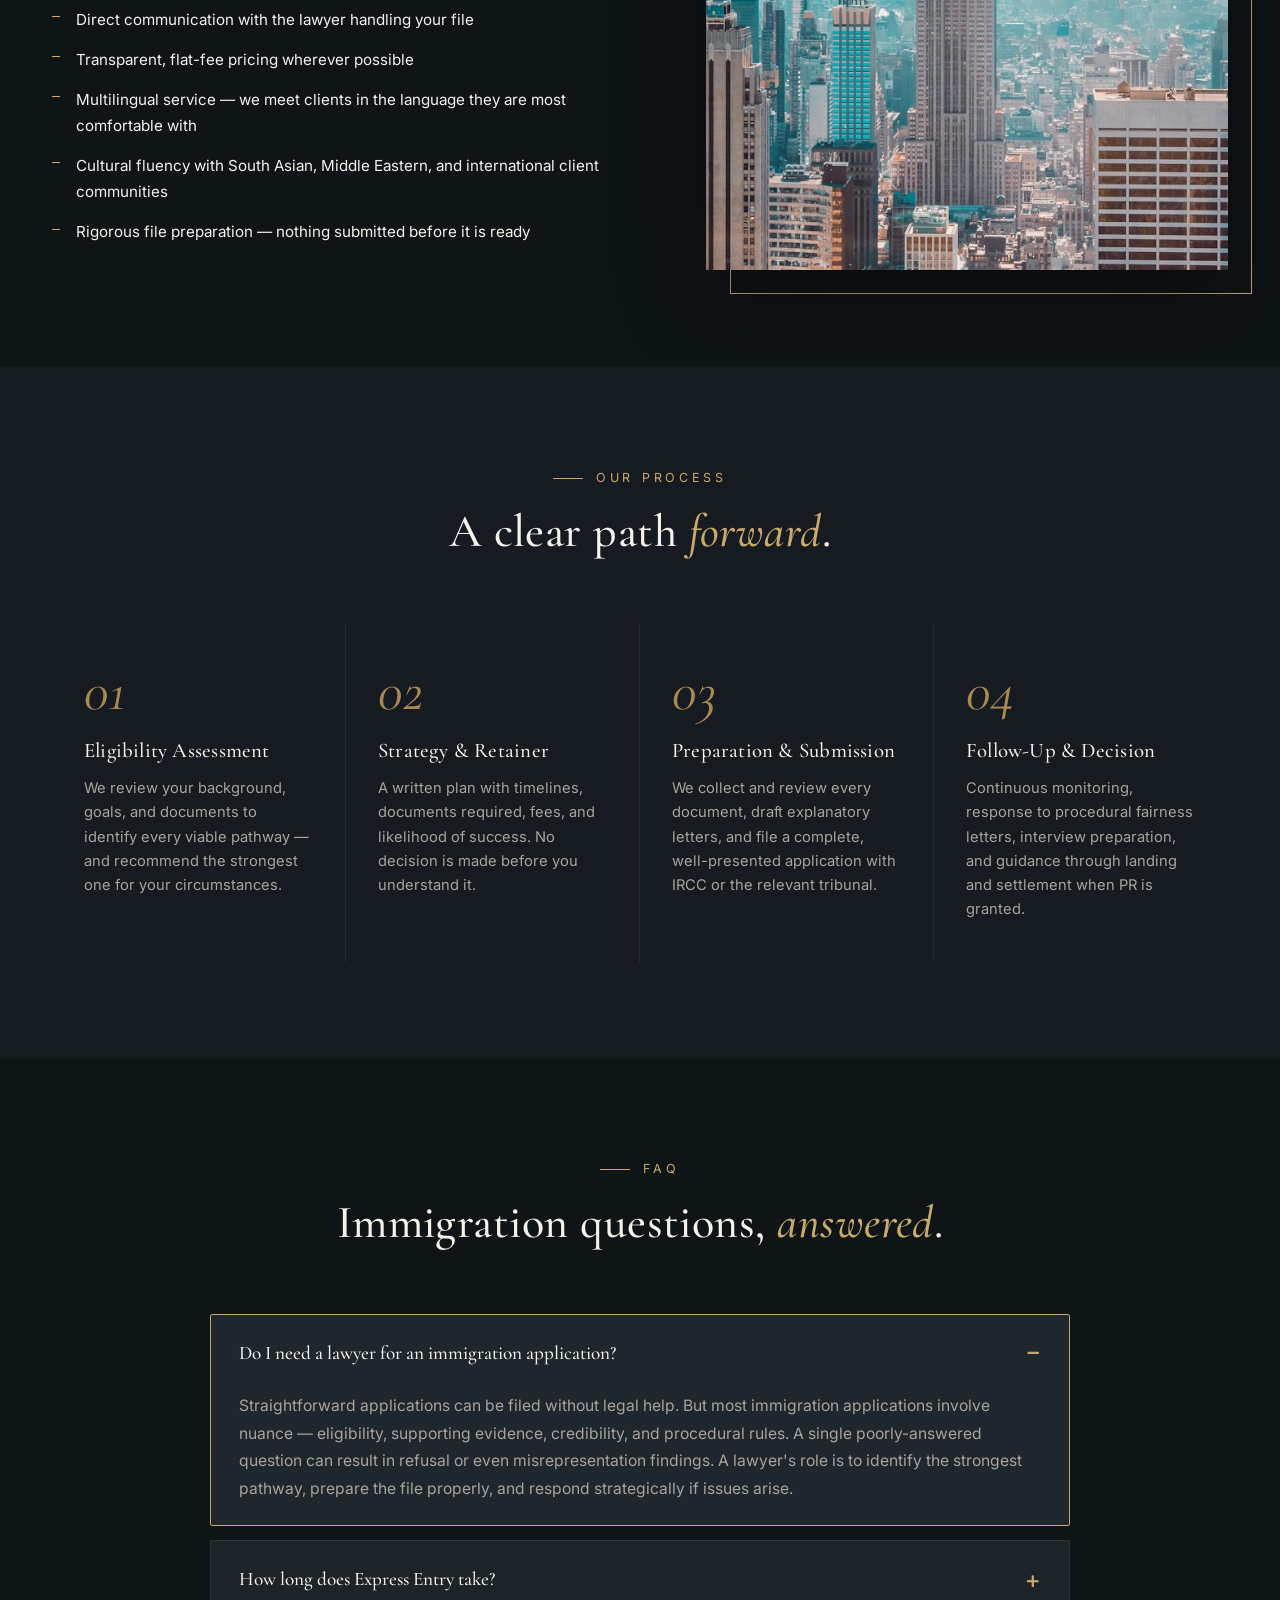
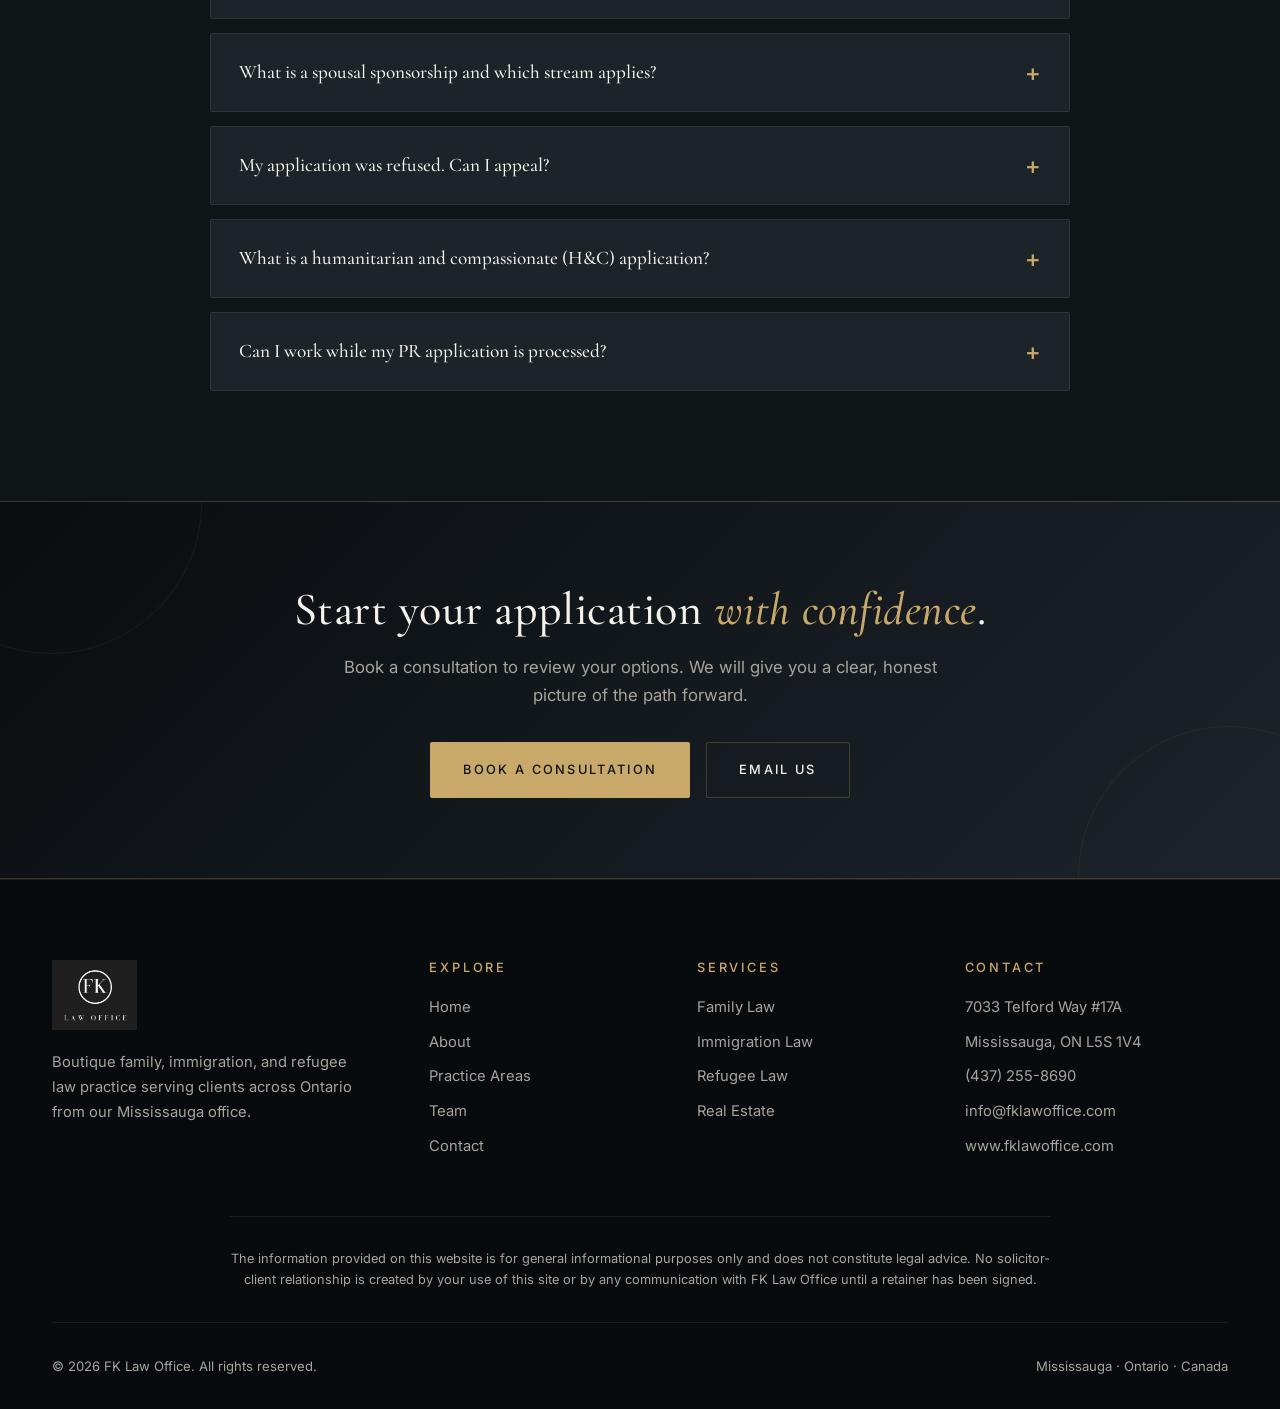
<file: immigration-law.html>
<!DOCTYPE html>
<html lang="en">
<head>
  <meta charset="UTF-8" />
  <meta name="viewport" content="width=device-width, initial-scale=1.0" />
  <title>Immigration Law — PR, Sponsorship, Work Permits | FK Law Office</title>
  <meta name="description" content="Canadian immigration counsel for newcomers, families, students, and workers. Express Entry, sponsorship, work and study permits, H&C applications, and appeals." />
  <link rel="preconnect" href="https://fonts.googleapis.com" />
  <link rel="preconnect" href="https://fonts.gstatic.com" crossorigin />
  <link href="https://fonts.googleapis.com/css2?family=Cormorant+Garamond:ital,wght@0,400;0,500;0,600;1,400;1,500&family=Inter:wght@300;400;500;600&display=swap" rel="stylesheet" />
  <link rel="stylesheet" href="css/styles.css" />
  <link rel="icon" type="image/png" href="assets/logo.png" />
</head>
<body>

  <div class="topbar">
    <div class="container topbar-inner">
      <div class="topbar-contact">
        <span>📍 7033 Telford Way #17A, Mississauga, ON</span>
        <span>✉ info@fklawoffice.com</span>
      </div>
      <div><a href="tel:+14372558690">☎ (437) 255-8690</a></div>
    </div>
  </div>

  <nav class="nav">
    <div class="container nav-inner">
      <a href="index.html" class="brand">
        <img src="assets/logo.png" alt="FK Law Office" />
        <div class="brand-text">FK Law Office<span>Barristers & Solicitors</span></div>
      </a>
      <button class="menu-toggle" aria-label="Toggle menu" aria-expanded="false"><span></span><span></span><span></span></button>
      <ul class="nav-links">
        <li><a href="index.html">Home</a></li>
        <li><a href="about.html">About</a></li>
        <li><a href="practice-areas.html" class="active">Practice Areas</a></li>
        <li><a href="team.html">Team</a></li>
        <li><a href="contact.html" class="nav-cta">Book Consultation</a></li>
      </ul>
    </div>
  </nav>

  <section class="practice-hero" style="background-image: linear-gradient(rgba(10,13,16,0.78), rgba(15,20,23,0.9)), url('assets/immigration-hero.jpg');">
    <div class="container practice-hero-inner">
      <div class="breadcrumb"><a href="index.html">Home</a> &nbsp;/&nbsp; <a href="practice-areas.html">Practice Areas</a> &nbsp;/&nbsp; Immigration Law</div>
      <span class="hero-tag">Practice Area 02</span>
      <h1>Immigration <em>Law</em></h1>
      <p class="practice-hero-lede">
        Canada is built on the stories of people who arrived seeking better. As an immigrant herself, Iqra
        brings both the legal expertise and the lived understanding needed to guide you through the
        Canadian immigration system — clearly, patiently, and with care.
      </p>
      <div class="hero-actions">
        <a href="contact.html" class="btn btn-primary">Book a Consultation →</a>
        <a href="#services" class="btn btn-outline">Our Services</a>
      </div>
    </div>
  </section>

  <section class="section">
    <div class="container split">
      <div class="split-image reveal">
        <img src="assets/immigration-1.jpg" alt="Travel and immigration" />
      </div>
      <div class="split-content reveal">
        <span class="section-kicker">Our Approach</span>
        <h2>A <em>personal</em> understanding of the journey.</h2>
        <p>
          Iqra knows firsthand what it means to pack a life into a few bags and begin again. That
          perspective shapes how we work: we don't just file forms, we walk alongside you — explaining
          each step, anticipating challenges, and advocating for the outcome you deserve.
        </p>
        <p>
          Our practice covers the full arc of Canadian immigration: economic, family, humanitarian,
          and protected-person streams. Whether you are applying from abroad, adjusting status in
          Canada, or appealing an unfavourable decision, we build a strategy around your circumstances
          and your timeline.
        </p>
        <p>
          We work in the languages our clients prefer. We explain eligibility honestly. And when an
          application is unlikely to succeed, we tell you — and help you identify a path that will.
        </p>
      </div>
    </div>
  </section>

  <section id="services" class="section section-alt">
    <div class="container">
      <div class="section-head reveal">
        <span class="section-kicker">Services</span>
        <h2>Comprehensive immigration <em>counsel</em>.</h2>
        <p>From first applications to federal court review — across economic, family, humanitarian, and protected-person streams.</p>
      </div>

      <div class="service-grid">
        <div class="service-card reveal">
          <h3>Express Entry</h3>
          <p>CRS score analysis, profile optimization, provincial nominee strategies, and ITA-to-PR application preparation for Federal Skilled Worker, CEC, and FST candidates.</p>
        </div>
        <div class="service-card reveal">
          <h3>Spousal Sponsorship</h3>
          <p>Inland and overseas spousal, common-law, and conjugal sponsorship applications — including complex genuineness evidence and second-stage conditional PR matters.</p>
        </div>
        <div class="service-card reveal">
          <h3>Family Sponsorship</h3>
          <p>Parents and grandparents (PGP), dependent children, and other eligible relatives — including Super Visa applications for visiting family.</p>
        </div>
        <div class="service-card reveal">
          <h3>Work Permits & LMIA</h3>
          <p>Employer-specific and open work permits, LMIA applications, post-graduation work permits, intra-company transfers, and work permit extensions.</p>
        </div>
        <div class="service-card reveal">
          <h3>Study Permits</h3>
          <p>Study permit applications, extensions, DLI changes, spousal open work permits, and post-graduation work permit transitions.</p>
        </div>
        <div class="service-card reveal">
          <h3>Visitor Visas & eTAs</h3>
          <p>Temporary resident visas, visitor extensions, Electronic Travel Authorizations, and super visas for parents and grandparents.</p>
        </div>
        <div class="service-card reveal">
          <h3>Humanitarian & Compassionate</h3>
          <p>H&C applications focusing on establishment, best interests of the child, and hardship — often in complex or long-standing situations.</p>
        </div>
        <div class="service-card reveal">
          <h3>Appeals & Judicial Review</h3>
          <p>Immigration Appeal Division (IAD) appeals — sponsorship refusals, removal orders, residency obligation — and Federal Court judicial reviews.</p>
        </div>
        <div class="service-card reveal">
          <h3>Citizenship</h3>
          <p>Citizenship applications, residency calculations, interview preparation, and responses to requests for additional documentation or testing.</p>
        </div>
      </div>
    </div>
  </section>

  <section class="section">
    <div class="container split" style="grid-template-columns: 1.1fr 1fr;">
      <div class="split-content reveal">
        <span class="section-kicker">Why FK Law</span>
        <h2>A practice built for <em>newcomers</em>.</h2>
        <p>
          Immigration decisions shape the rest of your life. Choosing the wrong stream, missing a
          deadline, or filing incomplete evidence can delay your family's reunion by years — or close
          doors entirely.
        </p>
        <p>
          Our role is to prevent those mistakes: to see your file the way an IRCC officer will see it,
          to anticipate concerns before they arise, and to make the strongest case the evidence will
          support. And when something goes wrong, to navigate appeals and judicial review with skill.
        </p>
        <ul class="service-list" style="grid-template-columns: 1fr;">
          <li>Direct communication with the lawyer handling your file</li>
          <li>Transparent, flat-fee pricing wherever possible</li>
          <li>Multilingual service — we meet clients in the language they are most comfortable with</li>
          <li>Cultural fluency with South Asian, Middle Eastern, and international client communities</li>
          <li>Rigorous file preparation — nothing submitted before it is ready</li>
        </ul>
      </div>
      <div class="split-image reveal">
        <img src="assets/immigration-2.jpg" alt="Canadian immigration" />
      </div>
    </div>
  </section>

  <section class="section section-alt">
    <div class="container">
      <div class="section-head reveal">
        <span class="section-kicker">Our Process</span>
        <h2>A clear path <em>forward</em>.</h2>
      </div>
      <div class="process-grid">
        <div class="process-step reveal">
          <span class="process-num">01</span>
          <h4>Eligibility Assessment</h4>
          <p>We review your background, goals, and documents to identify every viable pathway — and recommend the strongest one for your circumstances.</p>
        </div>
        <div class="process-step reveal">
          <span class="process-num">02</span>
          <h4>Strategy & Retainer</h4>
          <p>A written plan with timelines, documents required, fees, and likelihood of success. No decision is made before you understand it.</p>
        </div>
        <div class="process-step reveal">
          <span class="process-num">03</span>
          <h4>Preparation & Submission</h4>
          <p>We collect and review every document, draft explanatory letters, and file a complete, well-presented application with IRCC or the relevant tribunal.</p>
        </div>
        <div class="process-step reveal">
          <span class="process-num">04</span>
          <h4>Follow-Up & Decision</h4>
          <p>Continuous monitoring, response to procedural fairness letters, interview preparation, and guidance through landing and settlement when PR is granted.</p>
        </div>
      </div>
    </div>
  </section>

  <section class="section">
    <div class="container">
      <div class="section-head reveal">
        <span class="section-kicker">FAQ</span>
        <h2>Immigration questions, <em>answered</em>.</h2>
      </div>

      <div class="faq-list">
        <details class="faq-item reveal" open>
          <summary>Do I need a lawyer for an immigration application?</summary>
          <p>Straightforward applications can be filed without legal help. But most immigration applications involve nuance — eligibility, supporting evidence, credibility, and procedural rules. A single poorly-answered question can result in refusal or even misrepresentation findings. A lawyer's role is to identify the strongest pathway, prepare the file properly, and respond strategically if issues arise.</p>
        </details>
        <details class="faq-item reveal">
          <summary>How long does Express Entry take?</summary>
          <p>From invitation to apply (ITA) to permanent residence, most Express Entry applications are processed within six months once submitted. Time before the ITA — improving your CRS score, language tests, credential assessment — varies widely based on your profile.</p>
        </details>
        <details class="faq-item reveal">
          <summary>What is a spousal sponsorship and which stream applies?</summary>
          <p>If you are a Canadian citizen or PR and your spouse or common-law partner wishes to immigrate, you may sponsor them. Inland sponsorship is for spouses already in Canada (offering an open work permit during processing); outland sponsorship is typically for partners outside Canada. Each has different advantages; we help you choose based on your circumstances.</p>
        </details>
        <details class="faq-item reveal">
          <summary>My application was refused. Can I appeal?</summary>
          <p>It depends on the decision. Sponsorship refusals, removal orders, and residency obligation decisions can be appealed to the Immigration Appeal Division. Refusals of visa applications abroad generally cannot be appealed but may be challenged by judicial review at the Federal Court. Timelines for both are strict — contact us as soon as you receive a refusal.</p>
        </details>
        <details class="faq-item reveal">
          <summary>What is a humanitarian and compassionate (H&C) application?</summary>
          <p>An H&C application asks the Minister to grant permanent residence on humanitarian grounds when an applicant does not qualify under other streams. The assessment considers establishment in Canada, the best interests of any affected children, and hardship if the applicant had to leave. H&C is discretionary and requires a carefully prepared file.</p>
        </details>
        <details class="faq-item reveal">
          <summary>Can I work while my PR application is processed?</summary>
          <p>In many cases, yes — through a valid work permit or, for inland spousal sponsorship applicants, through an open work permit available while the application is processed. We help you maintain lawful status throughout your immigration process.</p>
        </details>
      </div>
    </div>
  </section>

  <section class="cta-banner">
    <div class="container">
      <h2>Start your application <em>with confidence</em>.</h2>
      <p>Book a consultation to review your options. We will give you a clear, honest picture of the path forward.</p>
      <div class="hero-actions" style="justify-content: center;">
        <a href="contact.html" class="btn btn-primary">Book a Consultation</a>
        <a href="mailto:info@fklawoffice.com" class="btn btn-outline">Email Us</a>
      </div>
    </div>
  </section>

  <footer class="footer">
    <div class="container">
      <div class="footer-grid">
        <div class="footer-brand">
          <img src="assets/logo.png" alt="FK Law Office" />
          <p>Boutique family, immigration, and refugee law practice serving clients across Ontario from our Mississauga office.</p>
        </div>
        <div>
          <h5>Explore</h5>
          <ul>
            <li><a href="index.html">Home</a></li>
            <li><a href="about.html">About</a></li>
            <li><a href="practice-areas.html">Practice Areas</a></li>
            <li><a href="team.html">Team</a></li>
            <li><a href="contact.html">Contact</a></li>
          </ul>
        </div>
        <div>
          <h5>Services</h5>
          <ul>
            <li><a href="family-law.html">Family Law</a></li>
            <li><a href="immigration-law.html">Immigration Law</a></li>
            <li><a href="refugee-law.html">Refugee Law</a></li>
            <li><a href="real-estate.html">Real Estate</a></li>
          </ul>
        </div>
        <div>
          <h5>Contact</h5>
          <ul>
            <li>7033 Telford Way #17A</li>
            <li>Mississauga, ON L5S 1V4</li>
            <li><a href="tel:+14372558690">(437) 255-8690</a></li>
            <li><a href="mailto:info@fklawoffice.com">info@fklawoffice.com</a></li>
            <li><a href="https://www.fklawoffice.com">www.fklawoffice.com</a></li>
          </ul>
        </div>
      </div>
      <p class="footer-disclaimer">The information provided on this website is for general informational purposes only and does not constitute legal advice. No solicitor-client relationship is created by your use of this site or by any communication with FK Law Office until a retainer has been signed.</p>
      <div class="footer-bottom">
        <span>&copy; 2026 FK Law Office. All rights reserved.</span>
        <span>Mississauga · Ontario · Canada</span>
      </div>
    </div>
  </footer>

  <script src="js/script.js"></script>
</body>
</html>
</file>
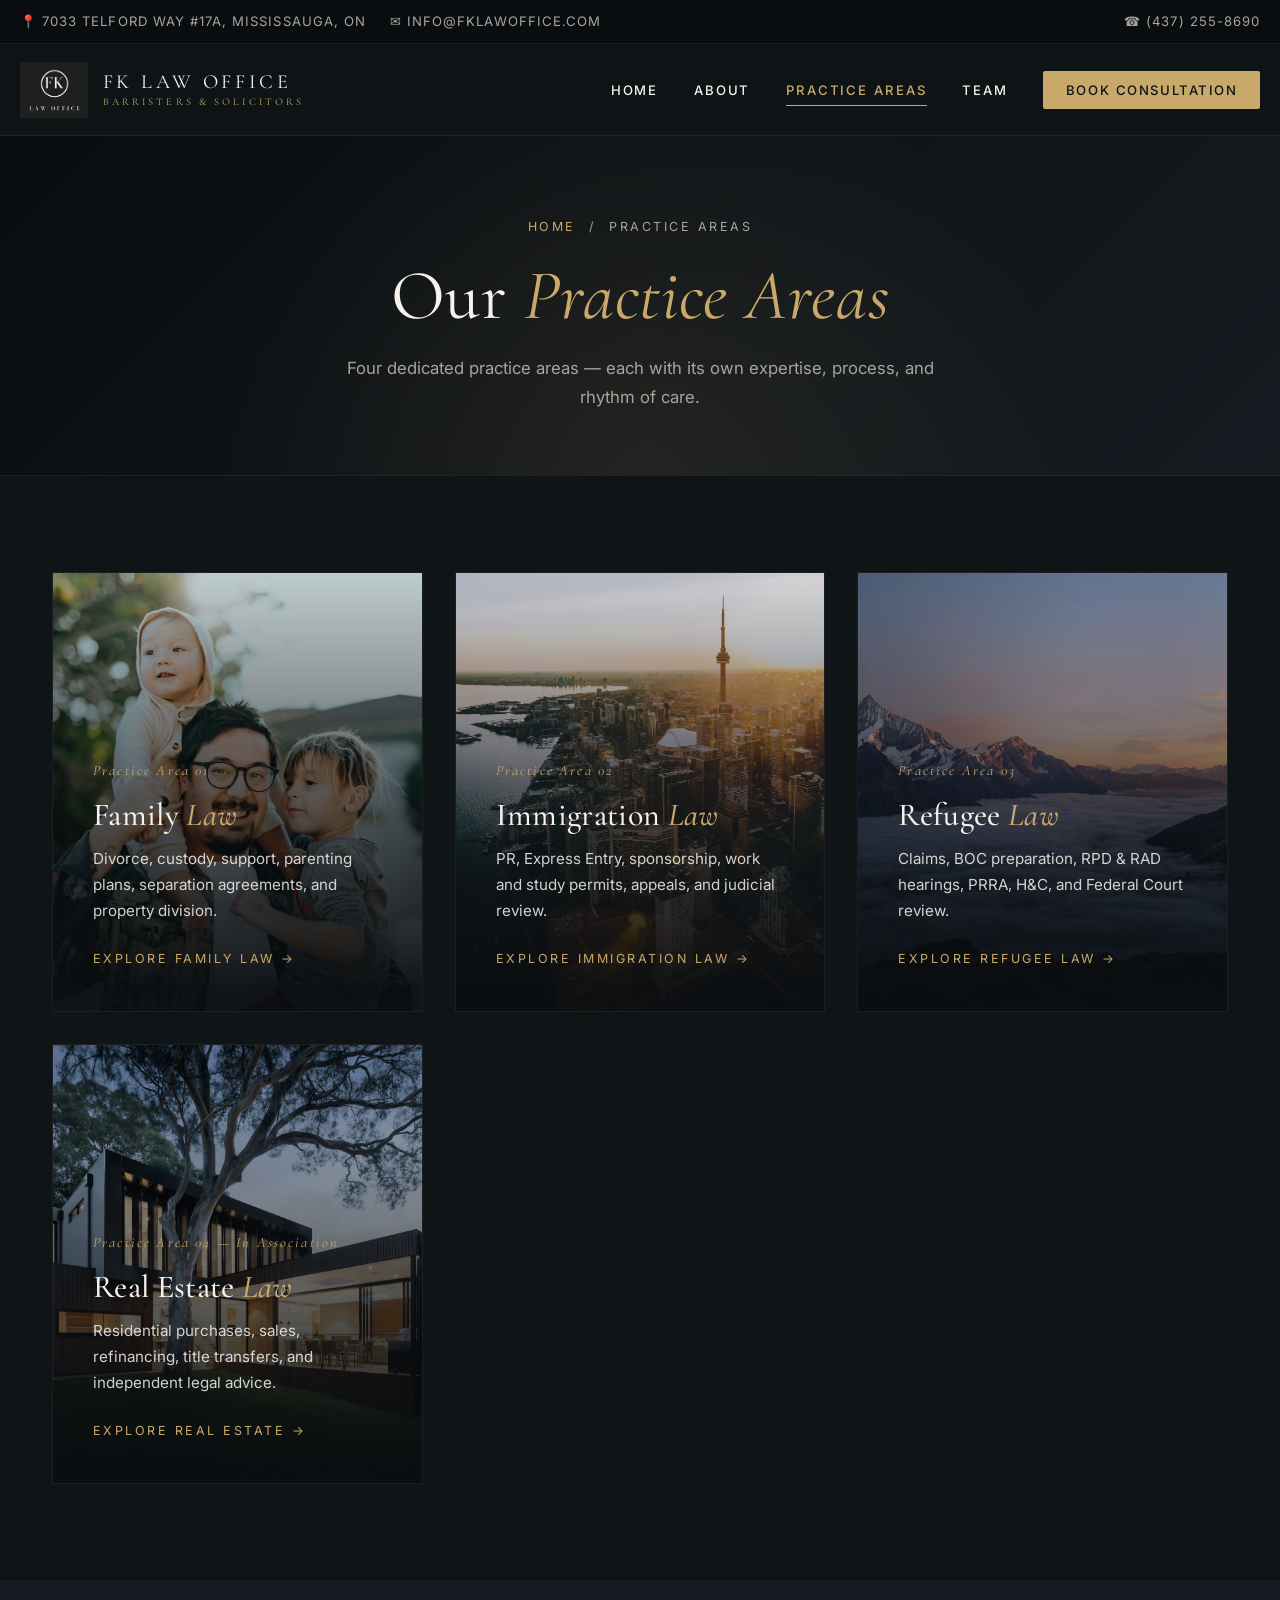
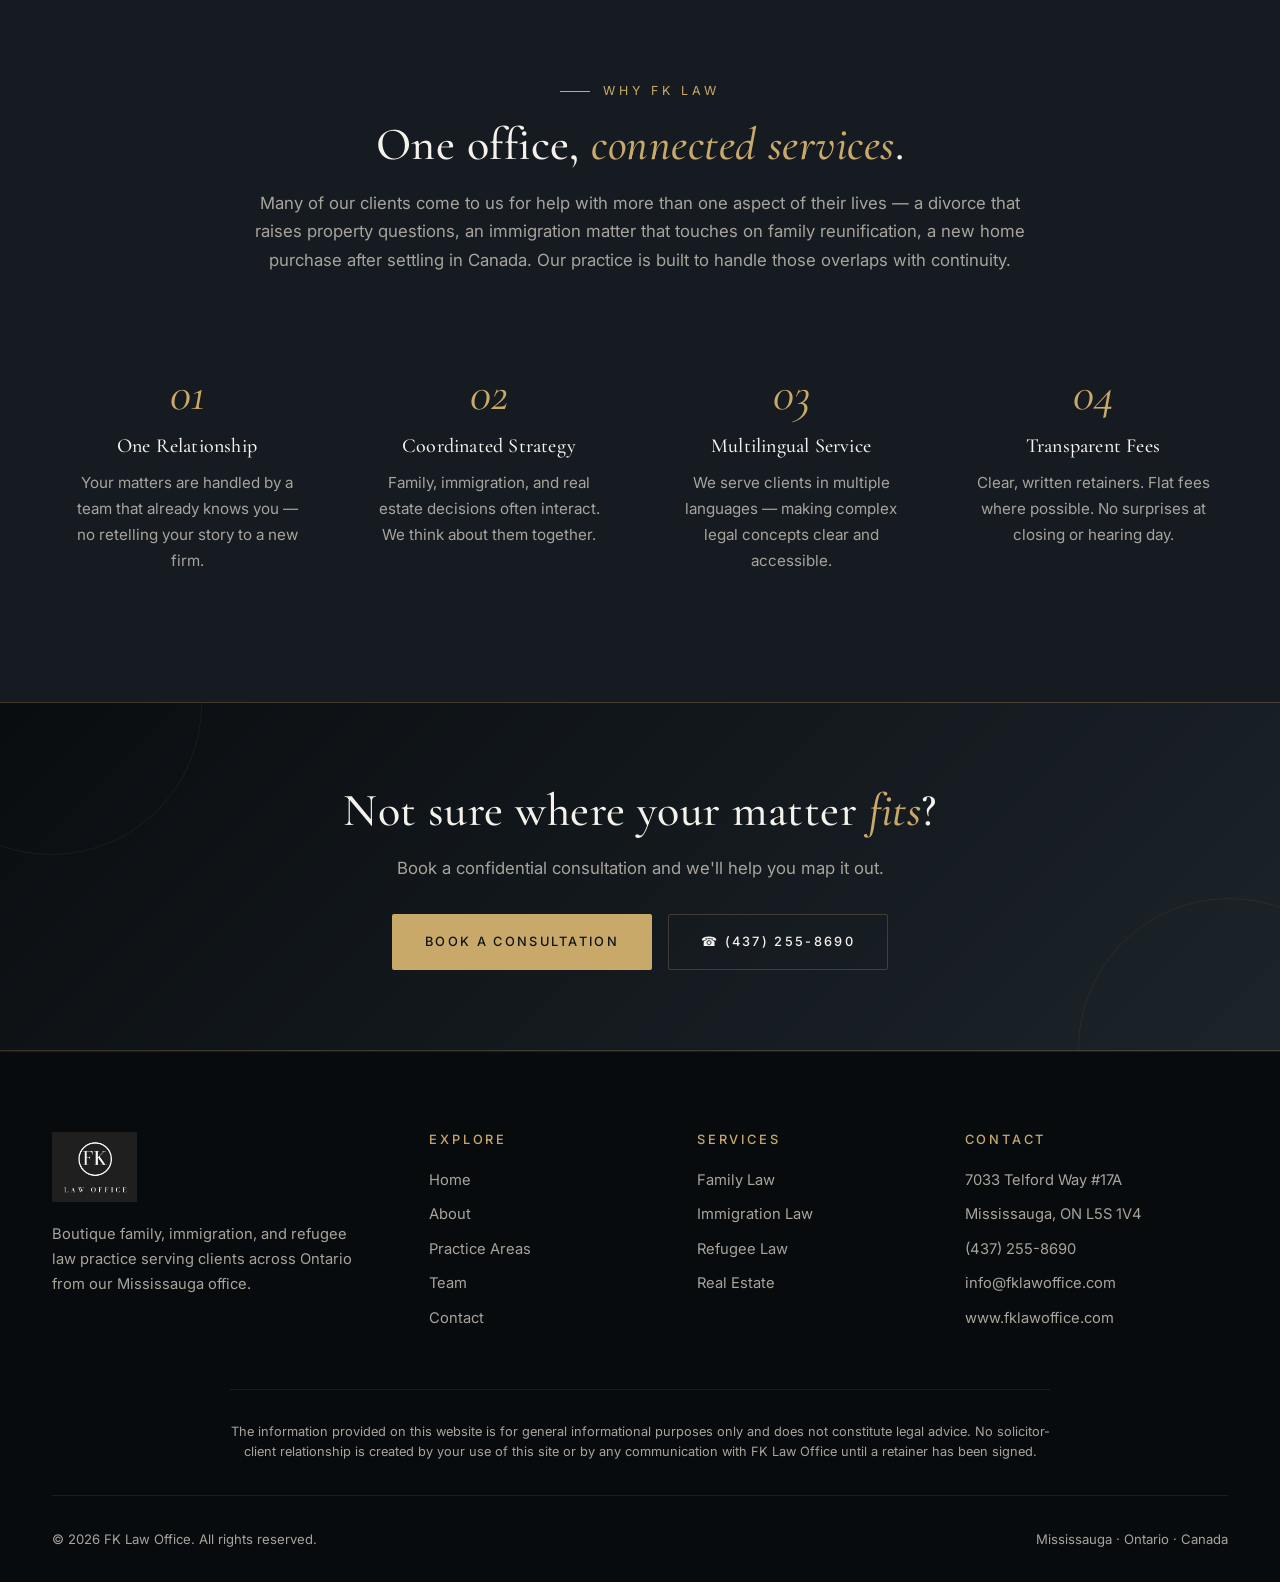
<file: practice-areas.html>
<!DOCTYPE html>
<html lang="en">
<head>
  <meta charset="UTF-8" />
  <meta name="viewport" content="width=device-width, initial-scale=1.0" />
  <title>Practice Areas — Family, Immigration, Refugee & Real Estate | FK Law Office</title>
  <meta name="description" content="Explore FK Law Office's four practice areas: family law, immigration law, refugee law, and real estate — each with dedicated expertise." />
  <link rel="preconnect" href="https://fonts.googleapis.com" />
  <link rel="preconnect" href="https://fonts.gstatic.com" crossorigin />
  <link href="https://fonts.googleapis.com/css2?family=Cormorant+Garamond:ital,wght@0,400;0,500;0,600;1,400;1,500&family=Inter:wght@300;400;500;600&display=swap" rel="stylesheet" />
  <link rel="stylesheet" href="css/styles.css" />
  <link rel="icon" type="image/png" href="assets/logo.png" />
</head>
<body>

  <div class="topbar">
    <div class="container topbar-inner">
      <div class="topbar-contact">
        <span>📍 7033 Telford Way #17A, Mississauga, ON</span>
        <span>✉ info@fklawoffice.com</span>
      </div>
      <div><a href="tel:+14372558690">☎ (437) 255-8690</a></div>
    </div>
  </div>

  <nav class="nav">
    <div class="container nav-inner">
      <a href="index.html" class="brand">
        <img src="assets/logo.png" alt="FK Law Office" />
        <div class="brand-text">FK Law Office<span>Barristers & Solicitors</span></div>
      </a>
      <button class="menu-toggle" aria-label="Toggle menu" aria-expanded="false"><span></span><span></span><span></span></button>
      <ul class="nav-links">
        <li><a href="index.html">Home</a></li>
        <li><a href="about.html">About</a></li>
        <li><a href="practice-areas.html" class="active">Practice Areas</a></li>
        <li><a href="team.html">Team</a></li>
        <li><a href="contact.html" class="nav-cta">Book Consultation</a></li>
      </ul>
    </div>
  </nav>

  <header class="page-header">
    <div class="container">
      <div class="breadcrumb"><a href="index.html">Home</a> &nbsp;/&nbsp; Practice Areas</div>
      <h1>Our <em>Practice Areas</em></h1>
      <p>Four dedicated practice areas — each with its own expertise, process, and rhythm of care.</p>
    </div>
  </header>

  <section class="section">
    <div class="container">
      <div class="showcase-grid stagger reveal">
        <a href="family-law.html" class="showcase-card">
          <img class="showcase-bg" src="assets/family-hero.jpg" alt="Family law" loading="lazy" />
          <div class="showcase-overlay"></div>
          <div class="showcase-card-body">
            <span class="showcase-card-num">Practice Area 01</span>
            <h3>Family <em>Law</em></h3>
            <p>Divorce, custody, support, parenting plans, separation agreements, and property division.</p>
            <span class="card-link">Explore Family Law →</span>
          </div>
        </a>

        <a href="immigration-law.html" class="showcase-card">
          <img class="showcase-bg" src="assets/immigration-hero.jpg" alt="Immigration law" loading="lazy" />
          <div class="showcase-overlay"></div>
          <div class="showcase-card-body">
            <span class="showcase-card-num">Practice Area 02</span>
            <h3>Immigration <em>Law</em></h3>
            <p>PR, Express Entry, sponsorship, work and study permits, appeals, and judicial review.</p>
            <span class="card-link">Explore Immigration Law →</span>
          </div>
        </a>

        <a href="refugee-law.html" class="showcase-card">
          <img class="showcase-bg" src="assets/refugee-hero.jpg" alt="Refugee law" loading="lazy" />
          <div class="showcase-overlay"></div>
          <div class="showcase-card-body">
            <span class="showcase-card-num">Practice Area 03</span>
            <h3>Refugee <em>Law</em></h3>
            <p>Claims, BOC preparation, RPD & RAD hearings, PRRA, H&C, and Federal Court review.</p>
            <span class="card-link">Explore Refugee Law →</span>
          </div>
        </a>

        <a href="real-estate.html" class="showcase-card">
          <img class="showcase-bg" src="assets/realestate-hero.jpg" alt="Real estate law" loading="lazy" />
          <div class="showcase-overlay"></div>
          <div class="showcase-card-body">
            <span class="showcase-card-num">Practice Area 04 — In Association</span>
            <h3>Real Estate <em>Law</em></h3>
            <p>Residential purchases, sales, refinancing, title transfers, and independent legal advice.</p>
            <span class="card-link">Explore Real Estate →</span>
          </div>
        </a>
      </div>
    </div>
  </section>

  <section class="section section-alt">
    <div class="container">
      <div class="section-head reveal">
        <span class="section-kicker">Why FK Law</span>
        <h2>One office, <em>connected services</em>.</h2>
        <p>Many of our clients come to us for help with more than one aspect of their lives — a divorce that raises property questions, an immigration matter that touches on family reunification, a new home purchase after settling in Canada. Our practice is built to handle those overlaps with continuity.</p>
      </div>

      <div class="values-grid">
        <div class="value-card reveal">
          <span class="value-num">01</span>
          <h4>One Relationship</h4>
          <p>Your matters are handled by a team that already knows you — no retelling your story to a new firm.</p>
        </div>
        <div class="value-card reveal">
          <span class="value-num">02</span>
          <h4>Coordinated Strategy</h4>
          <p>Family, immigration, and real estate decisions often interact. We think about them together.</p>
        </div>
        <div class="value-card reveal">
          <span class="value-num">03</span>
          <h4>Multilingual Service</h4>
          <p>We serve clients in multiple languages — making complex legal concepts clear and accessible.</p>
        </div>
        <div class="value-card reveal">
          <span class="value-num">04</span>
          <h4>Transparent Fees</h4>
          <p>Clear, written retainers. Flat fees where possible. No surprises at closing or hearing day.</p>
        </div>
      </div>
    </div>
  </section>

  <section class="cta-banner">
    <div class="container">
      <h2>Not sure where your matter <em>fits</em>?</h2>
      <p>Book a confidential consultation and we'll help you map it out.</p>
      <div class="hero-actions" style="justify-content: center;">
        <a href="contact.html" class="btn btn-primary">Book a Consultation</a>
        <a href="tel:+14372558690" class="btn btn-outline">☎ (437) 255-8690</a>
      </div>
    </div>
  </section>

  <footer class="footer">
    <div class="container">
      <div class="footer-grid">
        <div class="footer-brand">
          <img src="assets/logo.png" alt="FK Law Office" />
          <p>Boutique family, immigration, and refugee law practice serving clients across Ontario from our Mississauga office.</p>
        </div>
        <div>
          <h5>Explore</h5>
          <ul>
            <li><a href="index.html">Home</a></li>
            <li><a href="about.html">About</a></li>
            <li><a href="practice-areas.html">Practice Areas</a></li>
            <li><a href="team.html">Team</a></li>
            <li><a href="contact.html">Contact</a></li>
          </ul>
        </div>
        <div>
          <h5>Services</h5>
          <ul>
            <li><a href="family-law.html">Family Law</a></li>
            <li><a href="immigration-law.html">Immigration Law</a></li>
            <li><a href="refugee-law.html">Refugee Law</a></li>
            <li><a href="real-estate.html">Real Estate</a></li>
          </ul>
        </div>
        <div>
          <h5>Contact</h5>
          <ul>
            <li>7033 Telford Way #17A</li>
            <li>Mississauga, ON L5S 1V4</li>
            <li><a href="tel:+14372558690">(437) 255-8690</a></li>
            <li><a href="mailto:info@fklawoffice.com">info@fklawoffice.com</a></li>
            <li><a href="https://www.fklawoffice.com">www.fklawoffice.com</a></li>
          </ul>
        </div>
      </div>
      <p class="footer-disclaimer">The information provided on this website is for general informational purposes only and does not constitute legal advice. No solicitor-client relationship is created by your use of this site or by any communication with FK Law Office until a retainer has been signed.</p>
      <div class="footer-bottom">
        <span>&copy; 2026 FK Law Office. All rights reserved.</span>
        <span>Mississauga · Ontario · Canada</span>
      </div>
    </div>
  </footer>

  <script src="js/script.js"></script>
</body>
</html>
</file>
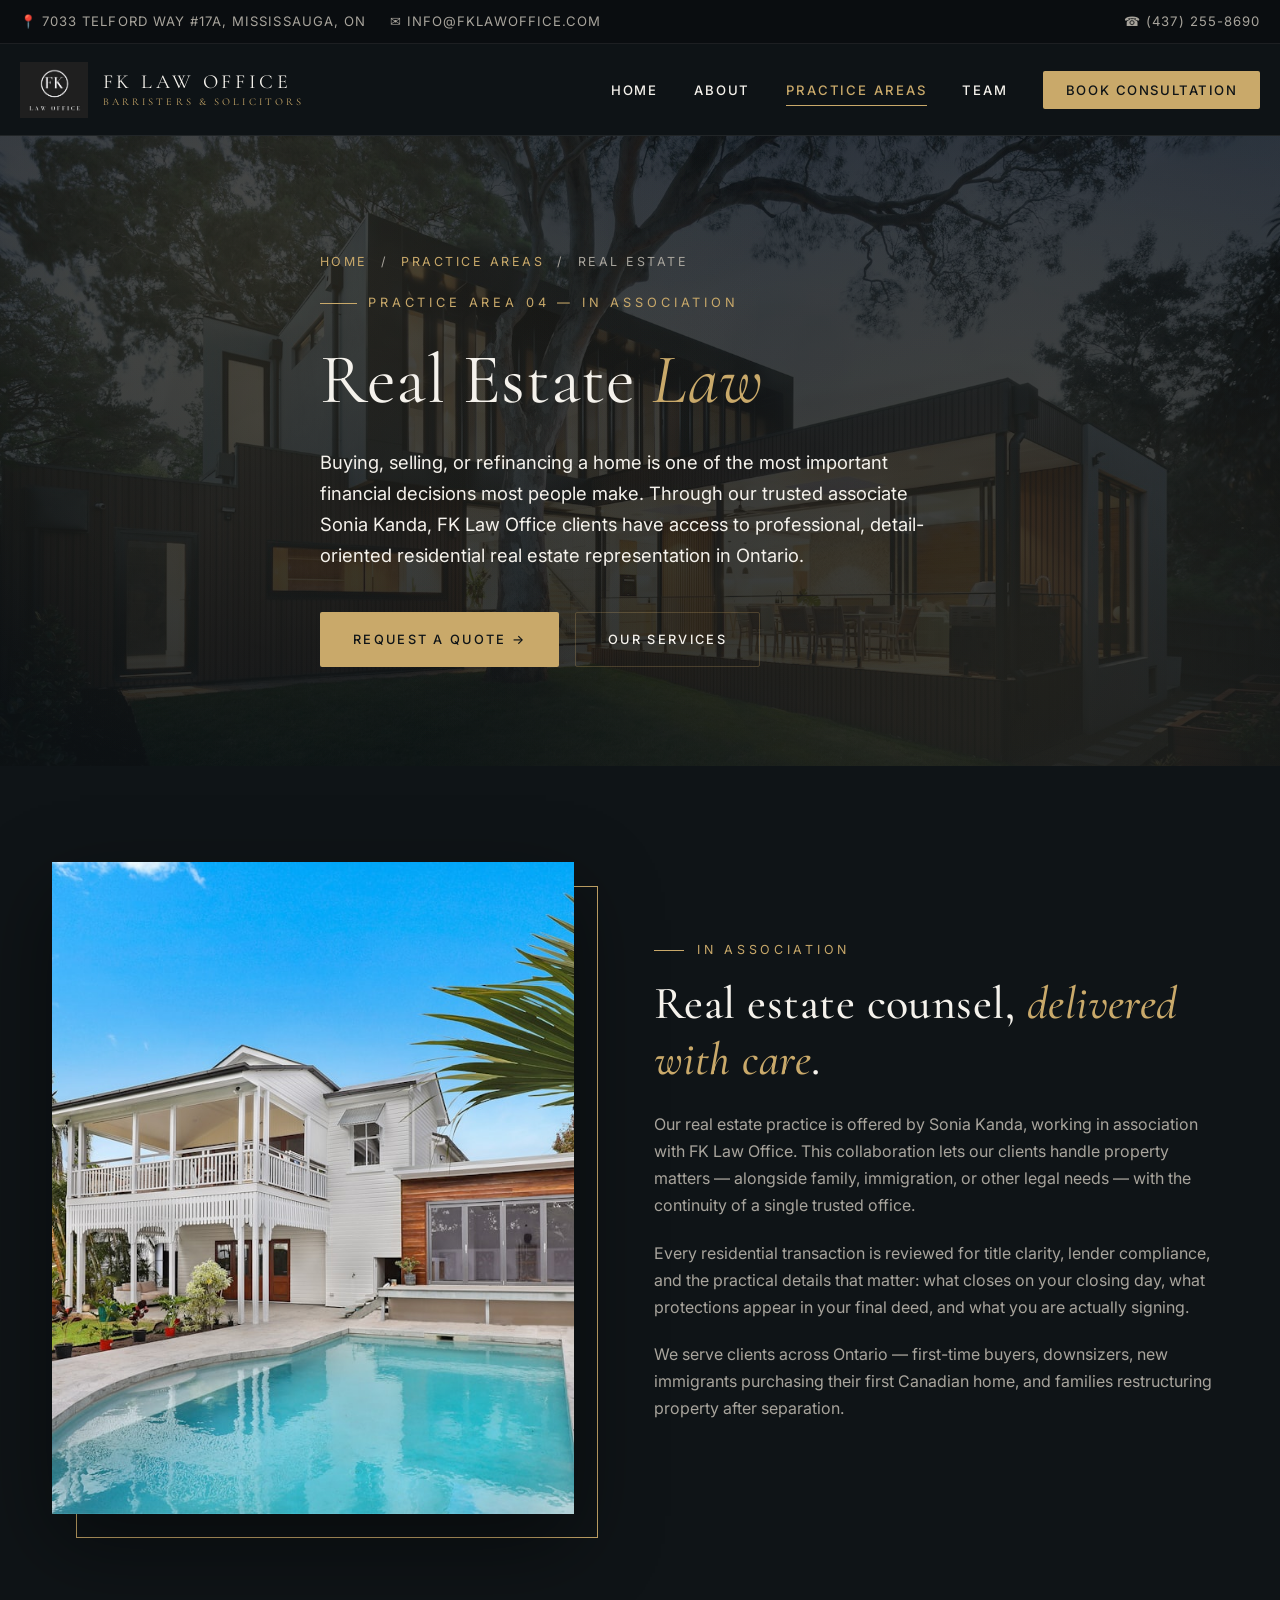
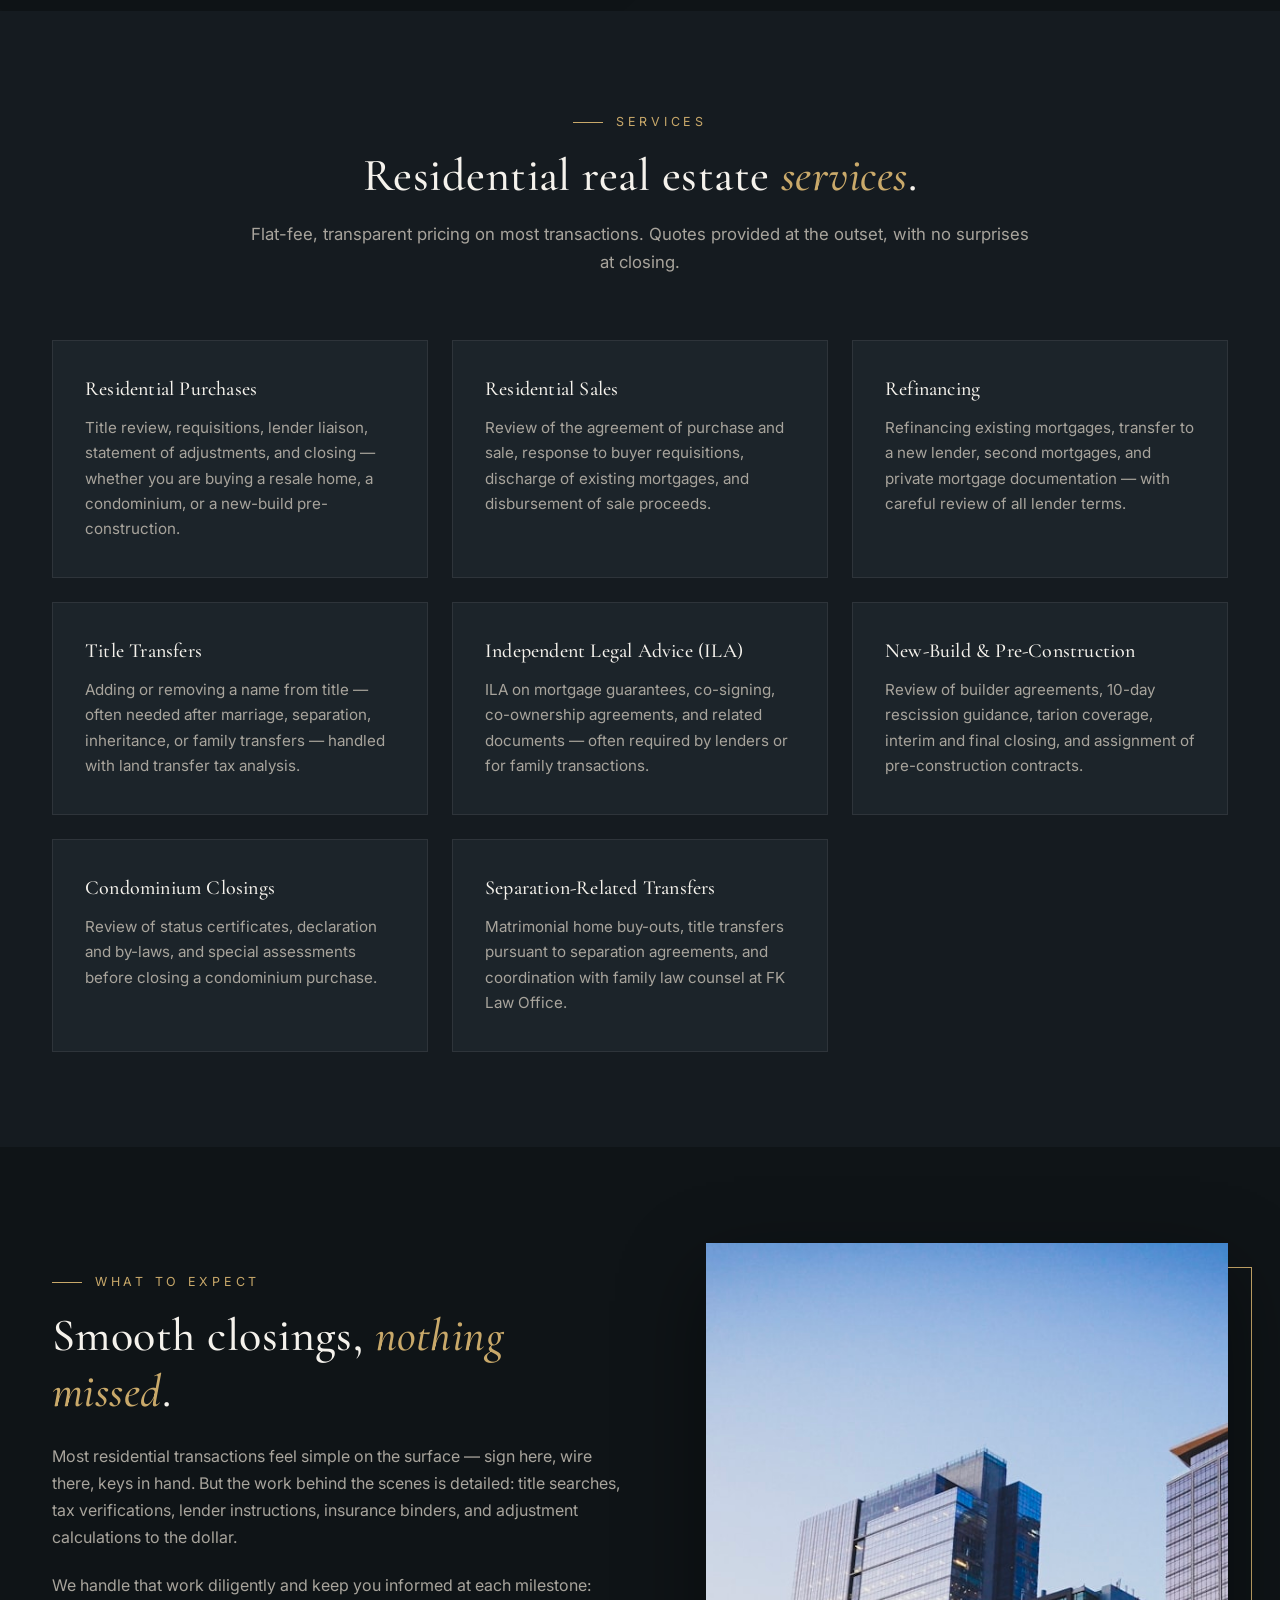
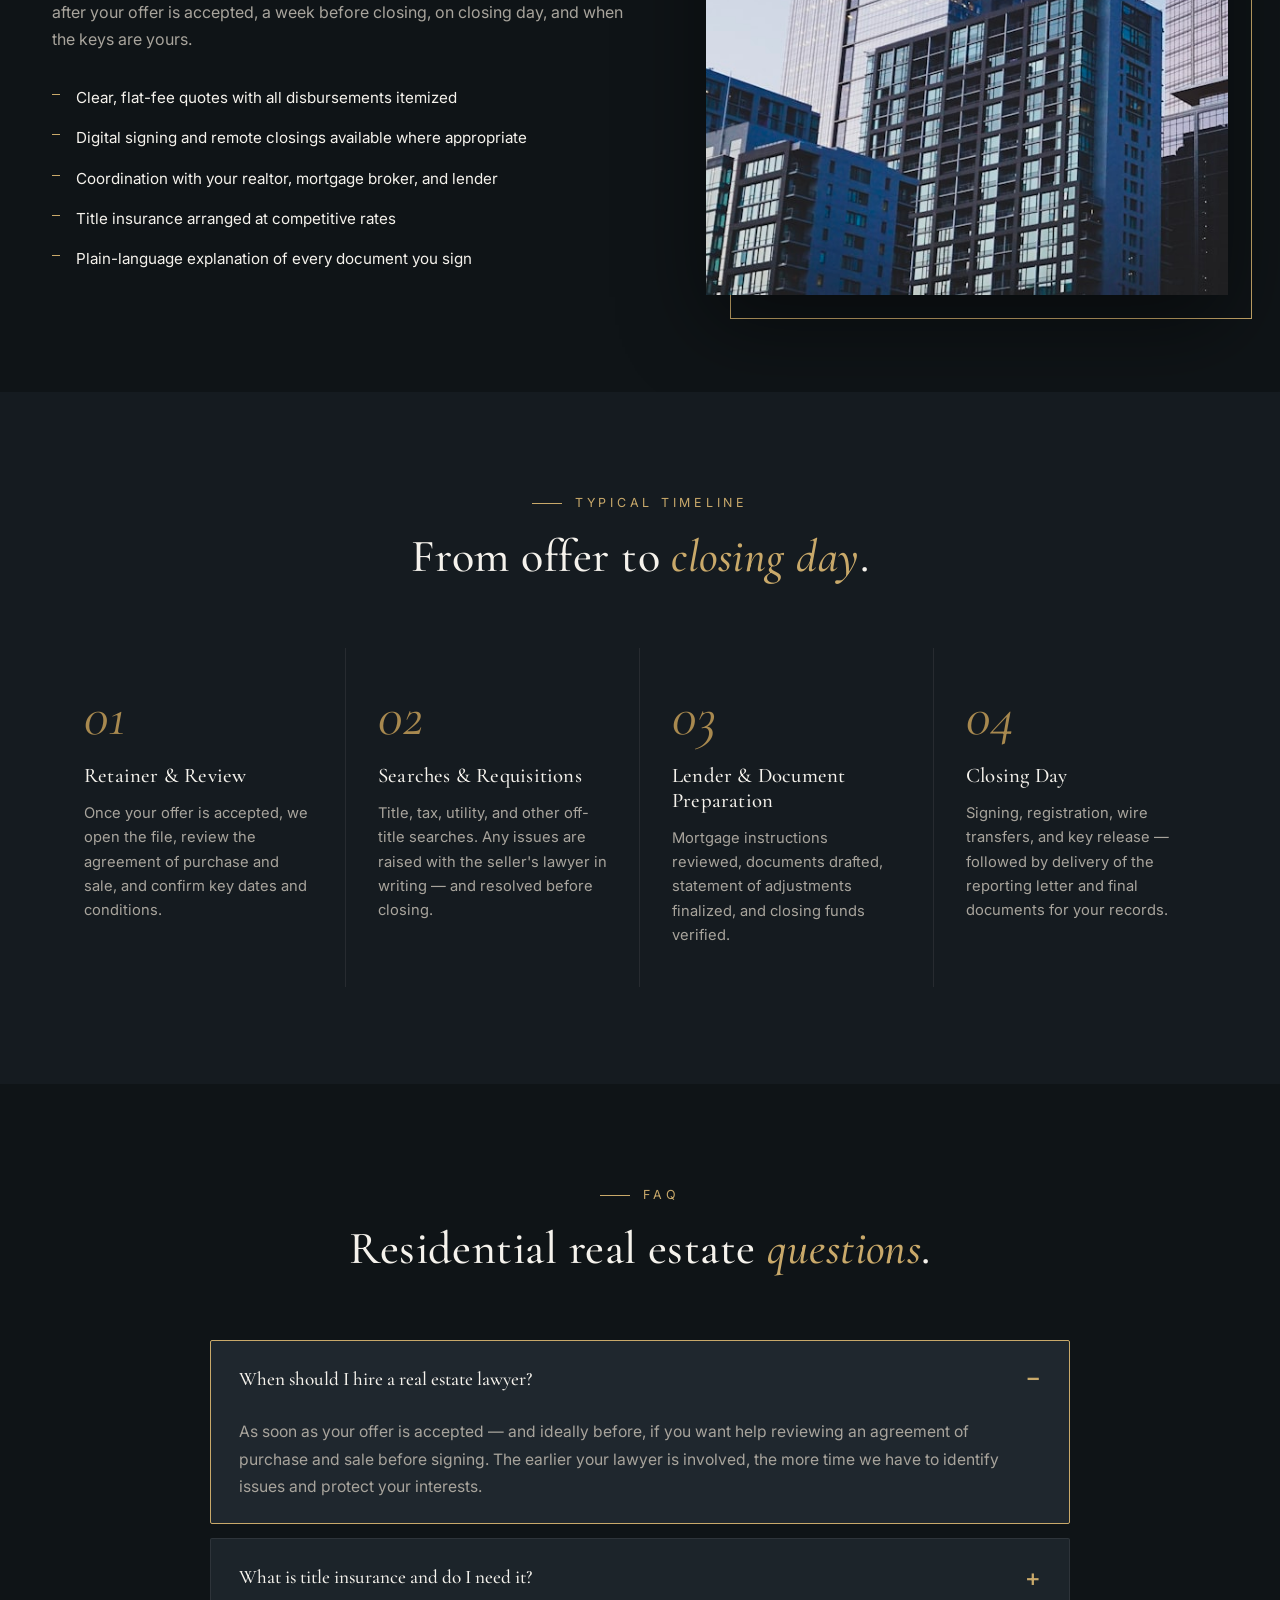
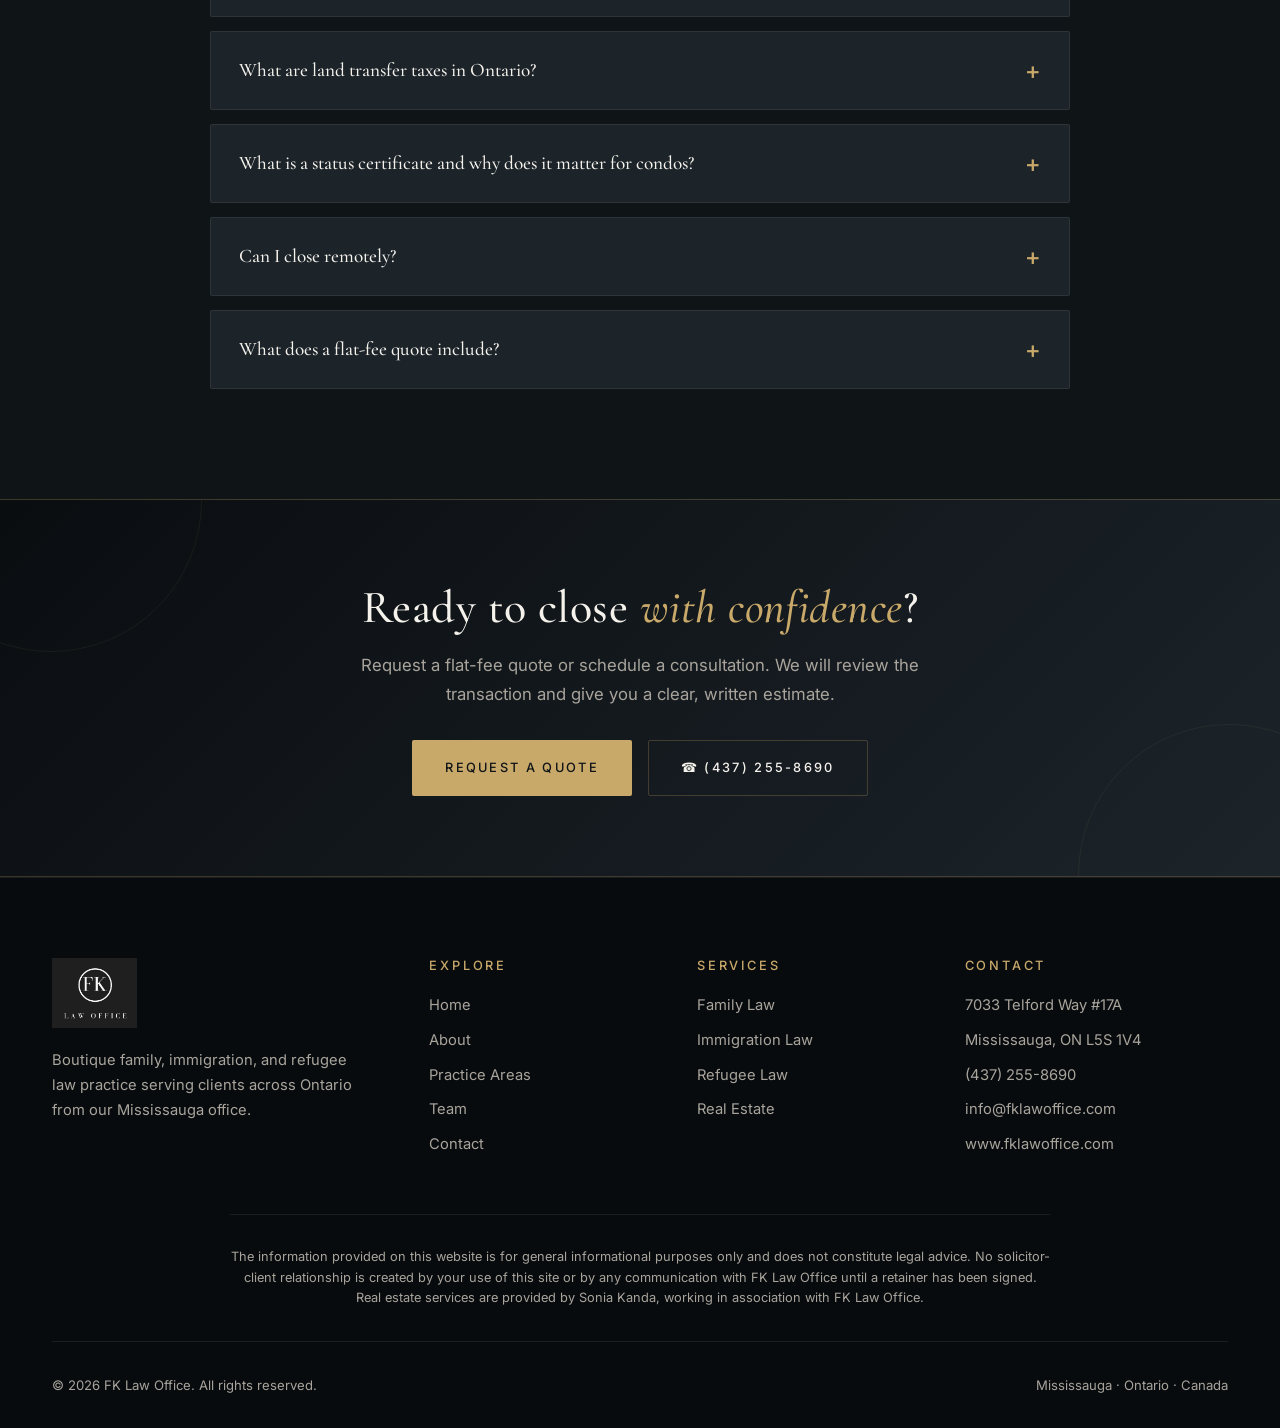
<file: real-estate.html>
<!DOCTYPE html>
<html lang="en">
<head>
  <meta charset="UTF-8" />
  <meta name="viewport" content="width=device-width, initial-scale=1.0" />
  <title>Real Estate Law — Residential Purchases, Sales, Refinancing | FK Law Office</title>
  <meta name="description" content="Ontario real estate services in association with FK Law Office — residential purchases, sales, refinancing, title transfers, and independent legal advice." />
  <link rel="preconnect" href="https://fonts.googleapis.com" />
  <link rel="preconnect" href="https://fonts.gstatic.com" crossorigin />
  <link href="https://fonts.googleapis.com/css2?family=Cormorant+Garamond:ital,wght@0,400;0,500;0,600;1,400;1,500&family=Inter:wght@300;400;500;600&display=swap" rel="stylesheet" />
  <link rel="stylesheet" href="css/styles.css" />
  <link rel="icon" type="image/png" href="assets/logo.png" />
</head>
<body>

  <div class="topbar">
    <div class="container topbar-inner">
      <div class="topbar-contact">
        <span>📍 7033 Telford Way #17A, Mississauga, ON</span>
        <span>✉ info@fklawoffice.com</span>
      </div>
      <div><a href="tel:+14372558690">☎ (437) 255-8690</a></div>
    </div>
  </div>

  <nav class="nav">
    <div class="container nav-inner">
      <a href="index.html" class="brand">
        <img src="assets/logo.png" alt="FK Law Office" />
        <div class="brand-text">FK Law Office<span>Barristers & Solicitors</span></div>
      </a>
      <button class="menu-toggle" aria-label="Toggle menu" aria-expanded="false"><span></span><span></span><span></span></button>
      <ul class="nav-links">
        <li><a href="index.html">Home</a></li>
        <li><a href="about.html">About</a></li>
        <li><a href="practice-areas.html" class="active">Practice Areas</a></li>
        <li><a href="team.html">Team</a></li>
        <li><a href="contact.html" class="nav-cta">Book Consultation</a></li>
      </ul>
    </div>
  </nav>

  <section class="practice-hero" style="background-image: linear-gradient(rgba(10,13,16,0.76), rgba(15,20,23,0.9)), url('assets/realestate-hero.jpg');">
    <div class="container practice-hero-inner">
      <div class="breadcrumb"><a href="index.html">Home</a> &nbsp;/&nbsp; <a href="practice-areas.html">Practice Areas</a> &nbsp;/&nbsp; Real Estate</div>
      <span class="hero-tag">Practice Area 04 — In Association</span>
      <h1>Real Estate <em>Law</em></h1>
      <p class="practice-hero-lede">
        Buying, selling, or refinancing a home is one of the most important financial decisions most
        people make. Through our trusted associate Sonia Kanda, FK Law Office clients have access to
        professional, detail-oriented residential real estate representation in Ontario.
      </p>
      <div class="hero-actions">
        <a href="contact.html" class="btn btn-primary">Request a Quote →</a>
        <a href="#services" class="btn btn-outline">Our Services</a>
      </div>
    </div>
  </section>

  <section class="section">
    <div class="container split">
      <div class="split-image reveal">
        <img src="assets/realestate-1.jpg" alt="Modern Ontario home" />
      </div>
      <div class="split-content reveal">
        <span class="section-kicker">In Association</span>
        <h2>Real estate counsel, <em>delivered with care</em>.</h2>
        <p>
          Our real estate practice is offered by Sonia Kanda, working in association with FK Law Office. This
          collaboration lets our clients handle property matters — alongside family, immigration, or
          other legal needs — with the continuity of a single trusted office.
        </p>
        <p>
          Every residential transaction is reviewed for title clarity, lender compliance, and the
          practical details that matter: what closes on your closing day, what protections appear in
          your final deed, and what you are actually signing.
        </p>
        <p>
          We serve clients across Ontario — first-time buyers, downsizers, new immigrants purchasing
          their first Canadian home, and families restructuring property after separation.
        </p>
      </div>
    </div>
  </section>

  <section id="services" class="section section-alt">
    <div class="container">
      <div class="section-head reveal">
        <span class="section-kicker">Services</span>
        <h2>Residential real estate <em>services</em>.</h2>
        <p>Flat-fee, transparent pricing on most transactions. Quotes provided at the outset, with no surprises at closing.</p>
      </div>

      <div class="service-grid">
        <div class="service-card reveal">
          <h3>Residential Purchases</h3>
          <p>Title review, requisitions, lender liaison, statement of adjustments, and closing — whether you are buying a resale home, a condominium, or a new-build pre-construction.</p>
        </div>
        <div class="service-card reveal">
          <h3>Residential Sales</h3>
          <p>Review of the agreement of purchase and sale, response to buyer requisitions, discharge of existing mortgages, and disbursement of sale proceeds.</p>
        </div>
        <div class="service-card reveal">
          <h3>Refinancing</h3>
          <p>Refinancing existing mortgages, transfer to a new lender, second mortgages, and private mortgage documentation — with careful review of all lender terms.</p>
        </div>
        <div class="service-card reveal">
          <h3>Title Transfers</h3>
          <p>Adding or removing a name from title — often needed after marriage, separation, inheritance, or family transfers — handled with land transfer tax analysis.</p>
        </div>
        <div class="service-card reveal">
          <h3>Independent Legal Advice (ILA)</h3>
          <p>ILA on mortgage guarantees, co-signing, co-ownership agreements, and related documents — often required by lenders or for family transactions.</p>
        </div>
        <div class="service-card reveal">
          <h3>New-Build & Pre-Construction</h3>
          <p>Review of builder agreements, 10-day rescission guidance, tarion coverage, interim and final closing, and assignment of pre-construction contracts.</p>
        </div>
        <div class="service-card reveal">
          <h3>Condominium Closings</h3>
          <p>Review of status certificates, declaration and by-laws, and special assessments before closing a condominium purchase.</p>
        </div>
        <div class="service-card reveal">
          <h3>Separation-Related Transfers</h3>
          <p>Matrimonial home buy-outs, title transfers pursuant to separation agreements, and coordination with family law counsel at FK Law Office.</p>
        </div>
      </div>
    </div>
  </section>

  <section class="section">
    <div class="container split" style="grid-template-columns: 1.1fr 1fr;">
      <div class="split-content reveal">
        <span class="section-kicker">What to Expect</span>
        <h2>Smooth closings, <em>nothing missed</em>.</h2>
        <p>
          Most residential transactions feel simple on the surface — sign here, wire there, keys in
          hand. But the work behind the scenes is detailed: title searches, tax verifications, lender
          instructions, insurance binders, and adjustment calculations to the dollar.
        </p>
        <p>
          We handle that work diligently and keep you informed at each milestone: after your offer is
          accepted, a week before closing, on closing day, and when the keys are yours.
        </p>
        <ul class="service-list" style="grid-template-columns: 1fr;">
          <li>Clear, flat-fee quotes with all disbursements itemized</li>
          <li>Digital signing and remote closings available where appropriate</li>
          <li>Coordination with your realtor, mortgage broker, and lender</li>
          <li>Title insurance arranged at competitive rates</li>
          <li>Plain-language explanation of every document you sign</li>
        </ul>
      </div>
      <div class="split-image reveal">
        <img src="assets/realestate-2.jpg" alt="Keys to a new home" />
      </div>
    </div>
  </section>

  <section class="section section-alt">
    <div class="container">
      <div class="section-head reveal">
        <span class="section-kicker">Typical Timeline</span>
        <h2>From offer to <em>closing day</em>.</h2>
      </div>
      <div class="process-grid">
        <div class="process-step reveal">
          <span class="process-num">01</span>
          <h4>Retainer & Review</h4>
          <p>Once your offer is accepted, we open the file, review the agreement of purchase and sale, and confirm key dates and conditions.</p>
        </div>
        <div class="process-step reveal">
          <span class="process-num">02</span>
          <h4>Searches & Requisitions</h4>
          <p>Title, tax, utility, and other off-title searches. Any issues are raised with the seller's lawyer in writing — and resolved before closing.</p>
        </div>
        <div class="process-step reveal">
          <span class="process-num">03</span>
          <h4>Lender & Document Preparation</h4>
          <p>Mortgage instructions reviewed, documents drafted, statement of adjustments finalized, and closing funds verified.</p>
        </div>
        <div class="process-step reveal">
          <span class="process-num">04</span>
          <h4>Closing Day</h4>
          <p>Signing, registration, wire transfers, and key release — followed by delivery of the reporting letter and final documents for your records.</p>
        </div>
      </div>
    </div>
  </section>

  <section class="section">
    <div class="container">
      <div class="section-head reveal">
        <span class="section-kicker">FAQ</span>
        <h2>Residential real estate <em>questions</em>.</h2>
      </div>

      <div class="faq-list">
        <details class="faq-item reveal" open>
          <summary>When should I hire a real estate lawyer?</summary>
          <p>As soon as your offer is accepted — and ideally before, if you want help reviewing an agreement of purchase and sale before signing. The earlier your lawyer is involved, the more time we have to identify issues and protect your interests.</p>
        </details>
        <details class="faq-item reveal">
          <summary>What is title insurance and do I need it?</summary>
          <p>Title insurance protects you (and your lender) against issues with title — fraud, errors in public records, unknown easements, survey problems — that a standard search might not discover. Most lenders require it, and it is highly recommended for buyers. We arrange it as part of the closing.</p>
        </details>
        <details class="faq-item reveal">
          <summary>What are land transfer taxes in Ontario?</summary>
          <p>Ontario charges a provincial land transfer tax on most real estate purchases, calculated on a sliding scale based on purchase price. Toronto buyers pay an additional municipal land transfer tax. First-time buyers may qualify for rebates on both. We calculate these in advance so there are no closing-day surprises.</p>
        </details>
        <details class="faq-item reveal">
          <summary>What is a status certificate and why does it matter for condos?</summary>
          <p>For condominium purchases, the status certificate is the condo corporation's financial and legal snapshot — budgets, reserve fund, insurance, special assessments, rules, and litigation. It must be reviewed carefully before closing. We review it and flag anything that could affect your decision to proceed.</p>
        </details>
        <details class="faq-item reveal">
          <summary>Can I close remotely?</summary>
          <p>In most cases, yes. Digital signing, video meetings, and e-registration make remote closings possible across Ontario — particularly helpful for clients who are moving, travelling, or outside the country on closing day.</p>
        </details>
        <details class="faq-item reveal">
          <summary>What does a flat-fee quote include?</summary>
          <p>Our quotes typically include legal fees plus itemized disbursements — title insurance, registration fees, search fees, and HST. We confirm the total in writing before you retain us, so you know exactly what you will pay at closing.</p>
        </details>
      </div>
    </div>
  </section>

  <section class="cta-banner">
    <div class="container">
      <h2>Ready to close <em>with confidence</em>?</h2>
      <p>Request a flat-fee quote or schedule a consultation. We will review the transaction and give you a clear, written estimate.</p>
      <div class="hero-actions" style="justify-content: center;">
        <a href="contact.html" class="btn btn-primary">Request a Quote</a>
        <a href="tel:+14372558690" class="btn btn-outline">☎ (437) 255-8690</a>
      </div>
    </div>
  </section>

  <footer class="footer">
    <div class="container">
      <div class="footer-grid">
        <div class="footer-brand">
          <img src="assets/logo.png" alt="FK Law Office" />
          <p>Boutique family, immigration, and refugee law practice serving clients across Ontario from our Mississauga office.</p>
        </div>
        <div>
          <h5>Explore</h5>
          <ul>
            <li><a href="index.html">Home</a></li>
            <li><a href="about.html">About</a></li>
            <li><a href="practice-areas.html">Practice Areas</a></li>
            <li><a href="team.html">Team</a></li>
            <li><a href="contact.html">Contact</a></li>
          </ul>
        </div>
        <div>
          <h5>Services</h5>
          <ul>
            <li><a href="family-law.html">Family Law</a></li>
            <li><a href="immigration-law.html">Immigration Law</a></li>
            <li><a href="refugee-law.html">Refugee Law</a></li>
            <li><a href="real-estate.html">Real Estate</a></li>
          </ul>
        </div>
        <div>
          <h5>Contact</h5>
          <ul>
            <li>7033 Telford Way #17A</li>
            <li>Mississauga, ON L5S 1V4</li>
            <li><a href="tel:+14372558690">(437) 255-8690</a></li>
            <li><a href="mailto:info@fklawoffice.com">info@fklawoffice.com</a></li>
            <li><a href="https://www.fklawoffice.com">www.fklawoffice.com</a></li>
          </ul>
        </div>
      </div>
      <p class="footer-disclaimer">The information provided on this website is for general informational purposes only and does not constitute legal advice. No solicitor-client relationship is created by your use of this site or by any communication with FK Law Office until a retainer has been signed. Real estate services are provided by Sonia Kanda, working in association with FK Law Office.</p>
      <div class="footer-bottom">
        <span>&copy; 2026 FK Law Office. All rights reserved.</span>
        <span>Mississauga · Ontario · Canada</span>
      </div>
    </div>
  </footer>

  <script src="js/script.js"></script>
</body>
</html>
</file>
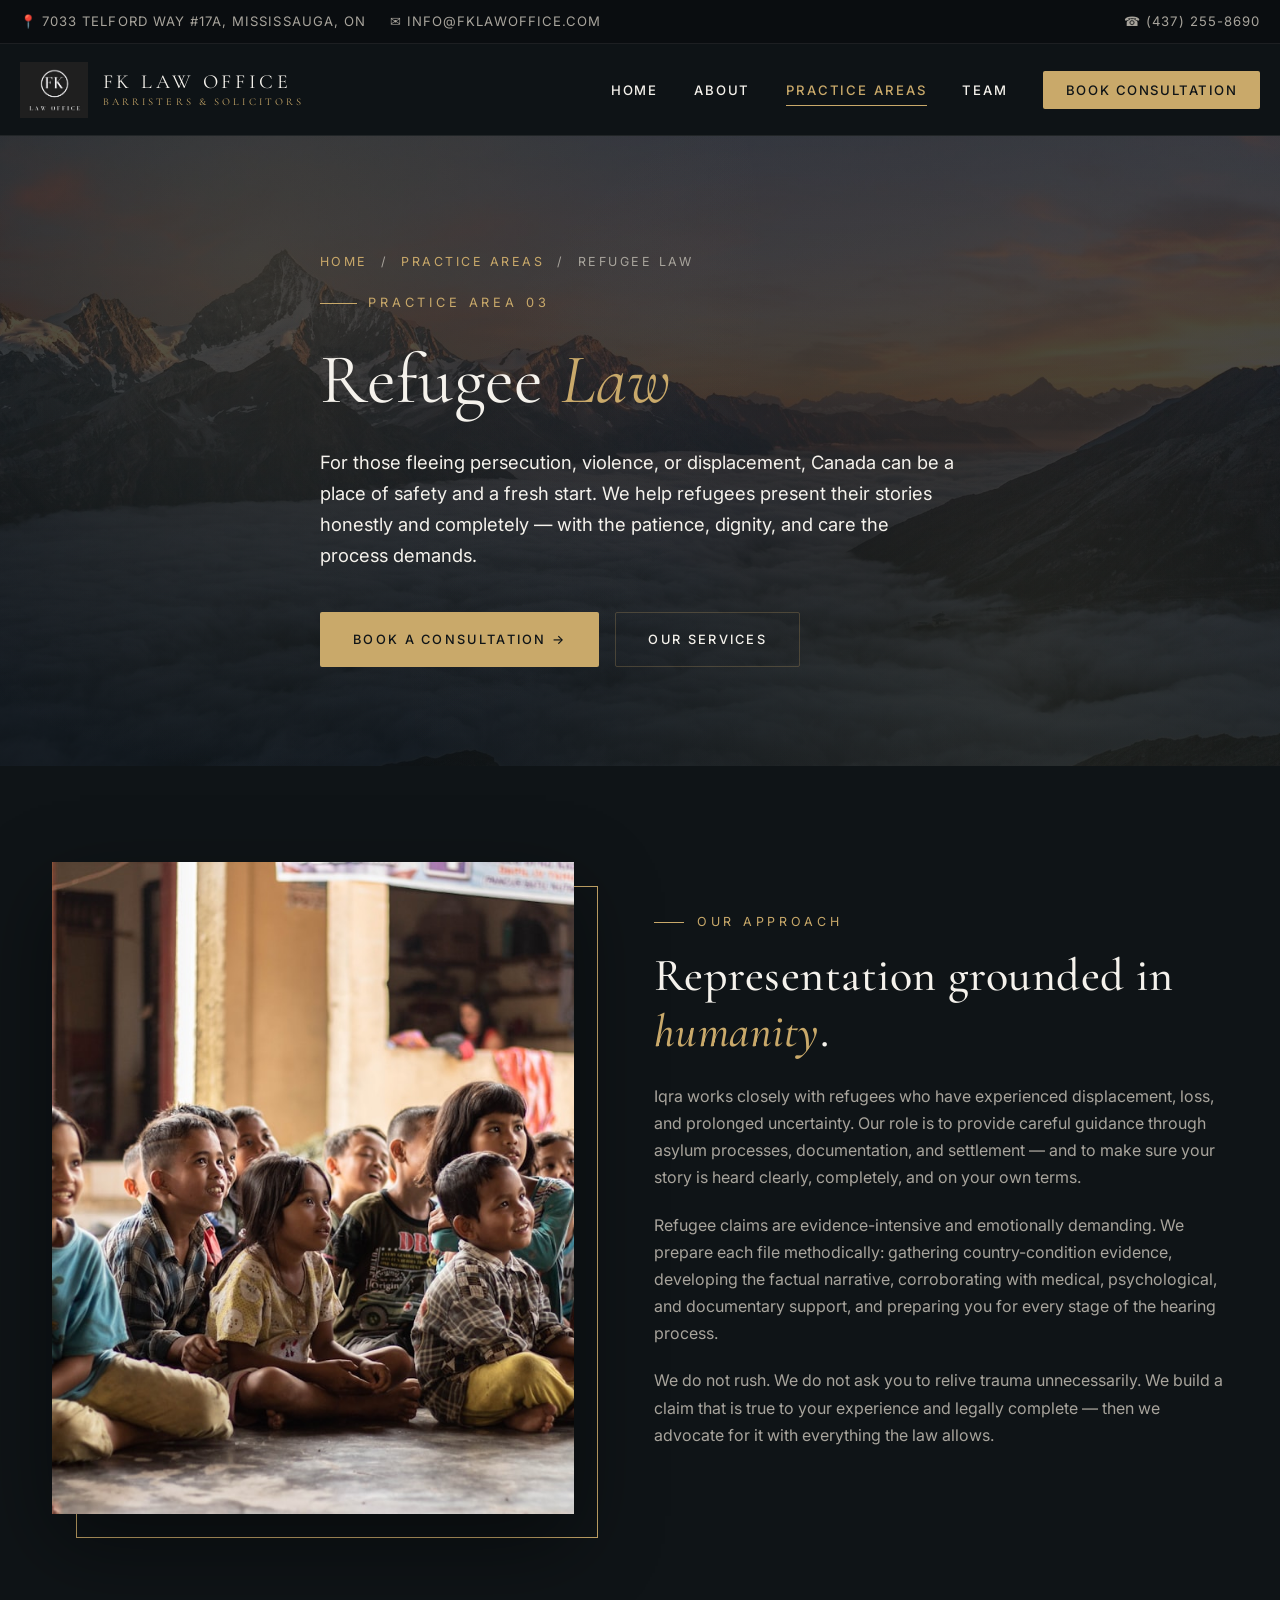
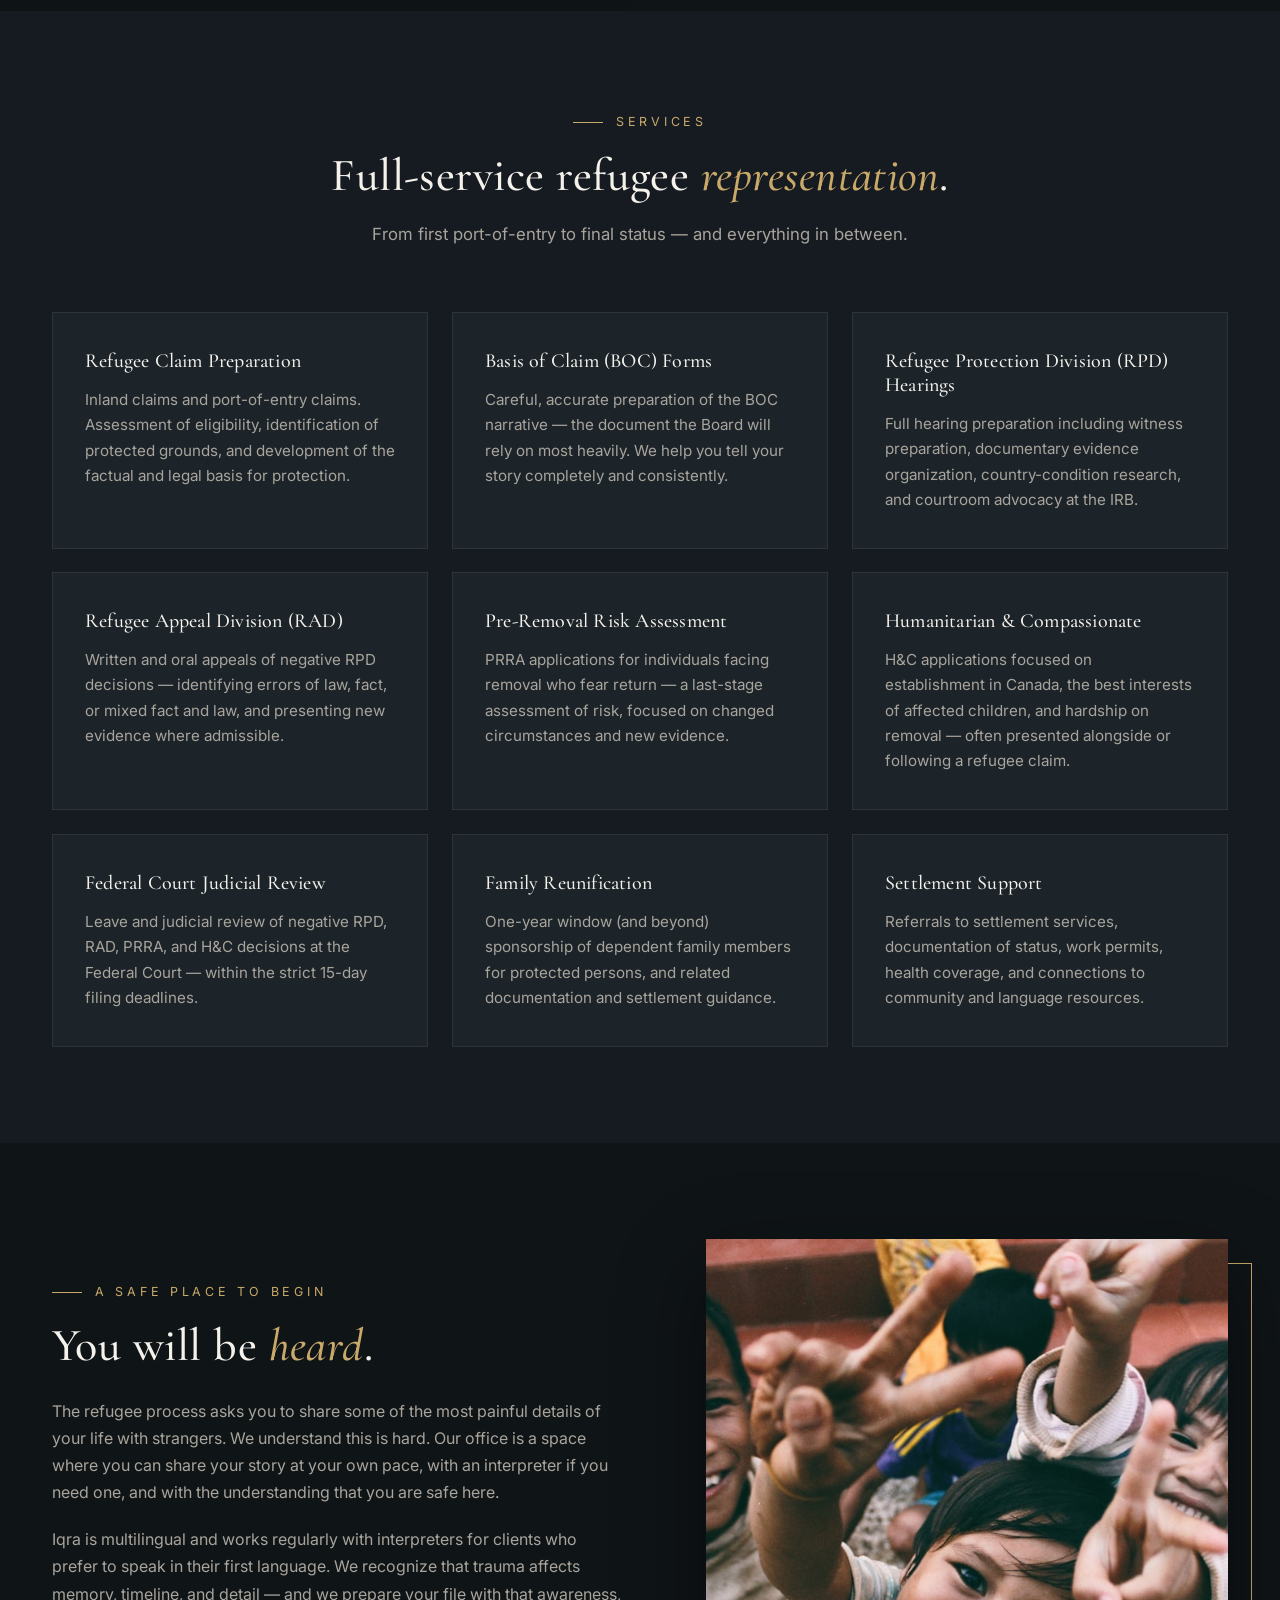
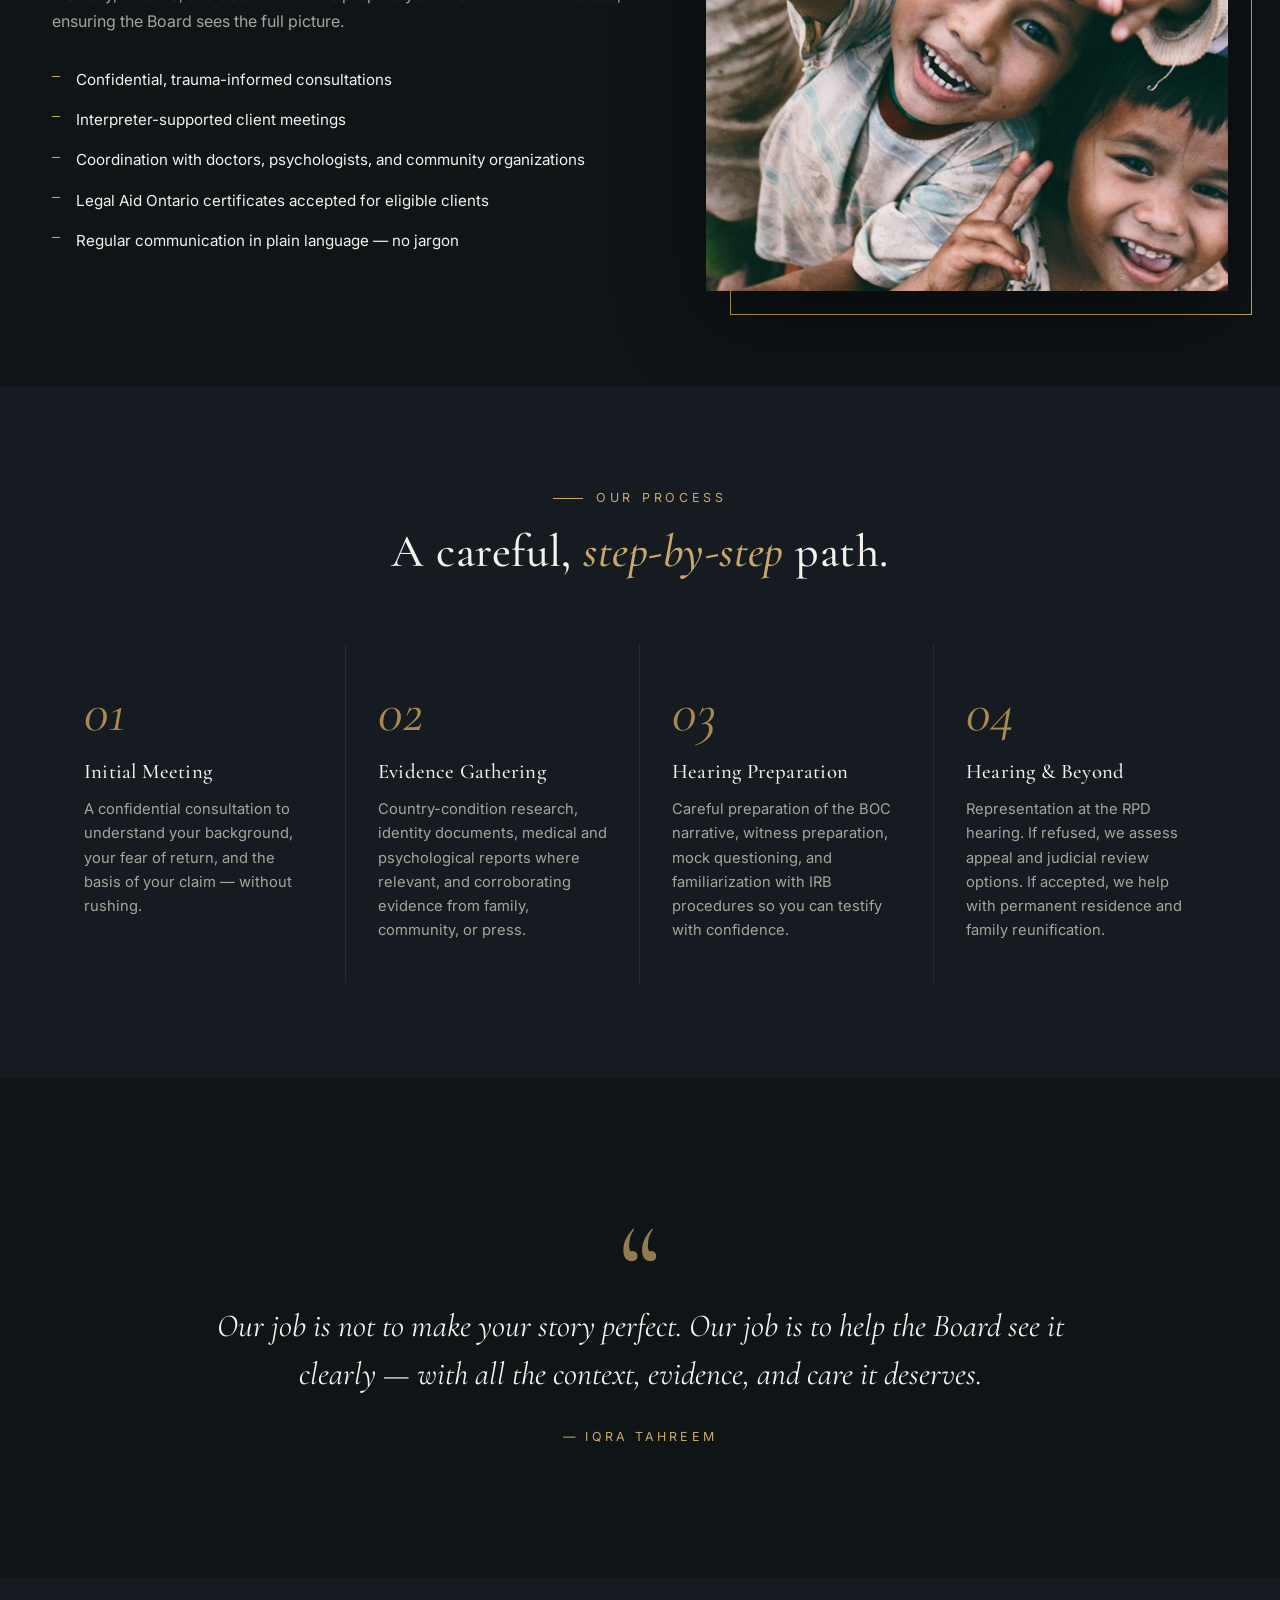
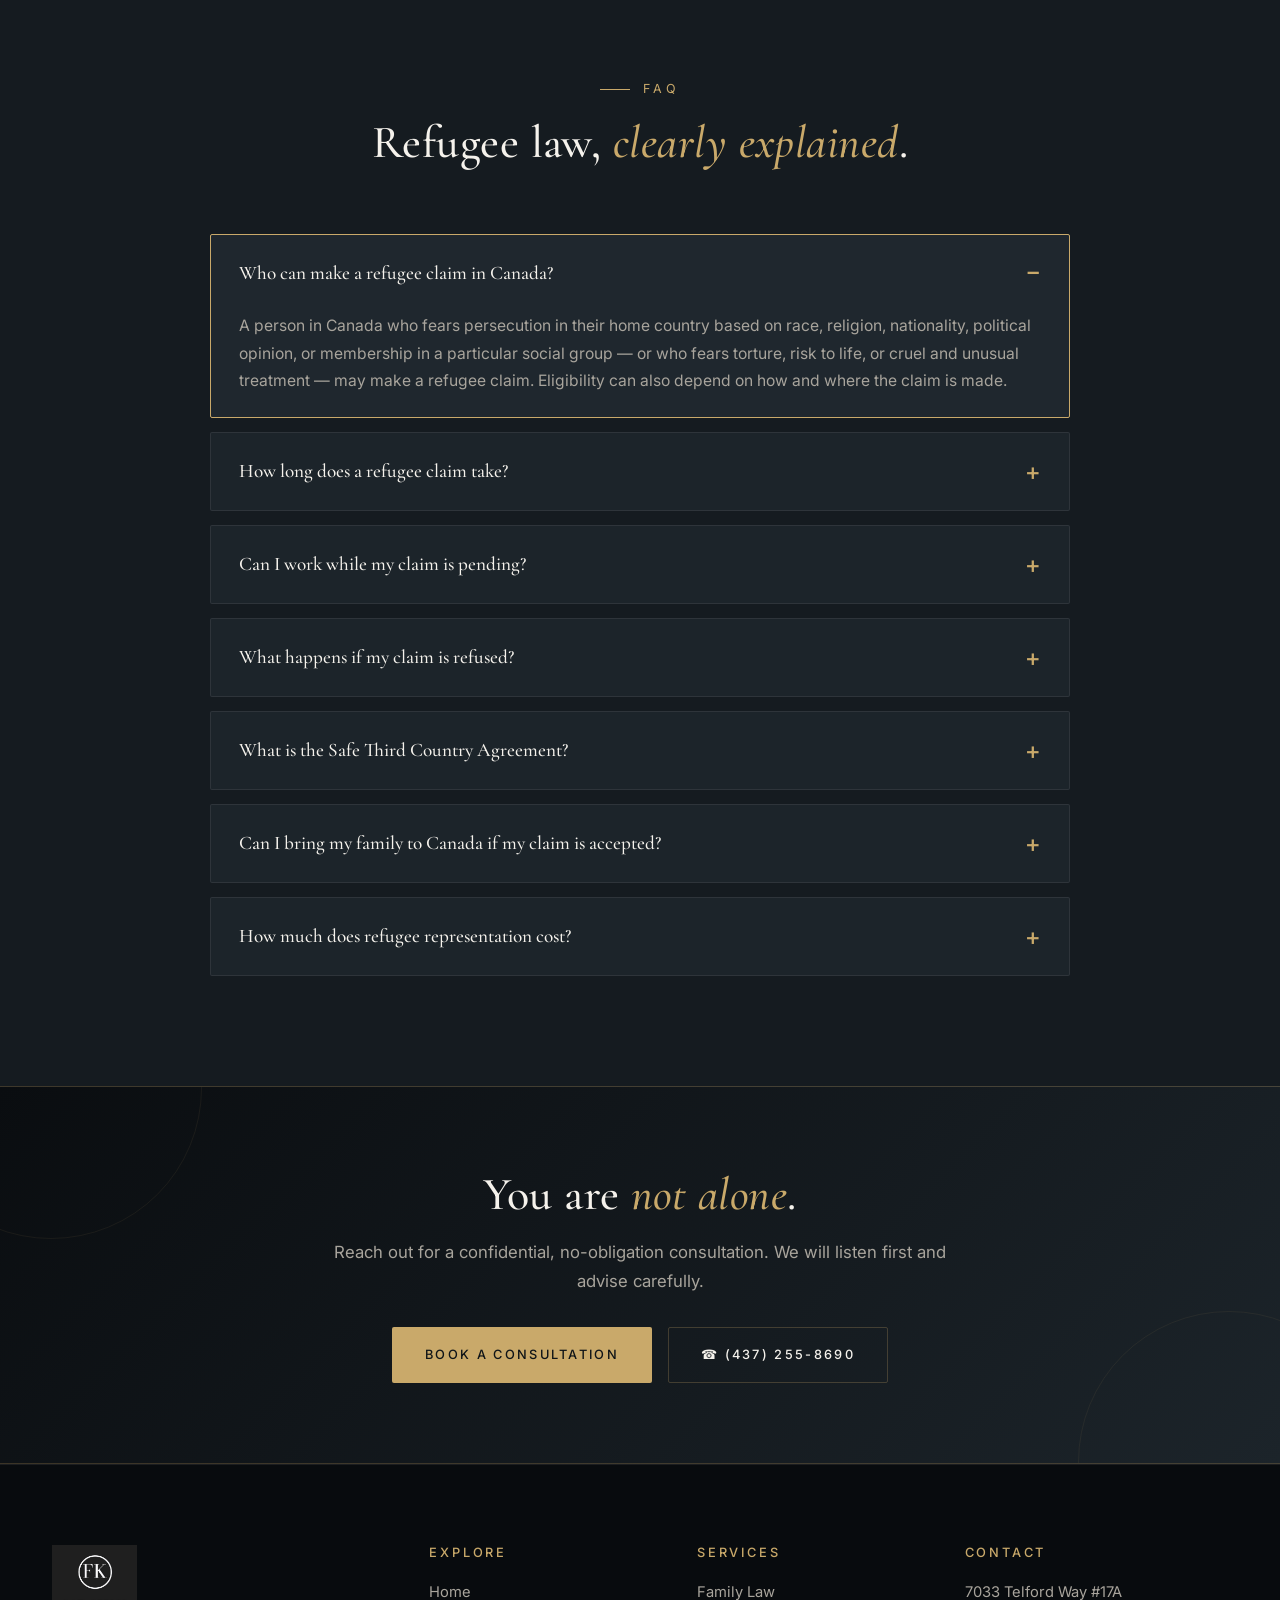
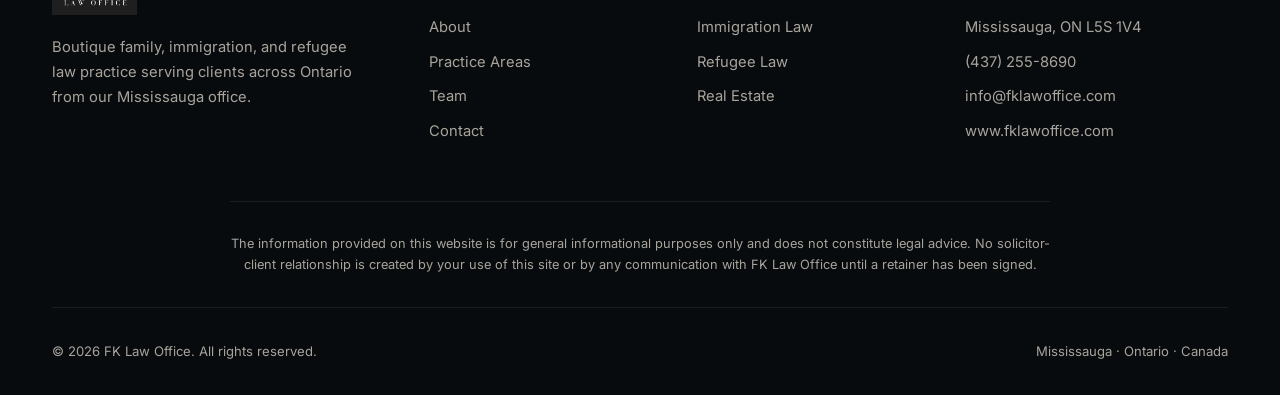
<file: refugee-law.html>
<!DOCTYPE html>
<html lang="en">
<head>
  <meta charset="UTF-8" />
  <meta name="viewport" content="width=device-width, initial-scale=1.0" />
  <title>Refugee Law — Claims, Hearings, Protection | FK Law Office</title>
  <meta name="description" content="Compassionate, careful refugee law representation — asylum claims, IRB hearings, PRRA, H&C applications, and Federal Court judicial review." />
  <link rel="preconnect" href="https://fonts.googleapis.com" />
  <link rel="preconnect" href="https://fonts.gstatic.com" crossorigin />
  <link href="https://fonts.googleapis.com/css2?family=Cormorant+Garamond:ital,wght@0,400;0,500;0,600;1,400;1,500&family=Inter:wght@300;400;500;600&display=swap" rel="stylesheet" />
  <link rel="stylesheet" href="css/styles.css" />
  <link rel="icon" type="image/png" href="assets/logo.png" />
</head>
<body>

  <div class="topbar">
    <div class="container topbar-inner">
      <div class="topbar-contact">
        <span>📍 7033 Telford Way #17A, Mississauga, ON</span>
        <span>✉ info@fklawoffice.com</span>
      </div>
      <div><a href="tel:+14372558690">☎ (437) 255-8690</a></div>
    </div>
  </div>

  <nav class="nav">
    <div class="container nav-inner">
      <a href="index.html" class="brand">
        <img src="assets/logo.png" alt="FK Law Office" />
        <div class="brand-text">FK Law Office<span>Barristers & Solicitors</span></div>
      </a>
      <button class="menu-toggle" aria-label="Toggle menu" aria-expanded="false"><span></span><span></span><span></span></button>
      <ul class="nav-links">
        <li><a href="index.html">Home</a></li>
        <li><a href="about.html">About</a></li>
        <li><a href="practice-areas.html" class="active">Practice Areas</a></li>
        <li><a href="team.html">Team</a></li>
        <li><a href="contact.html" class="nav-cta">Book Consultation</a></li>
      </ul>
    </div>
  </nav>

  <section class="practice-hero" style="background-image: linear-gradient(rgba(10,13,16,0.7), rgba(15,20,23,0.88)), url('assets/refugee-hero.jpg');">
    <div class="container practice-hero-inner">
      <div class="breadcrumb"><a href="index.html">Home</a> &nbsp;/&nbsp; <a href="practice-areas.html">Practice Areas</a> &nbsp;/&nbsp; Refugee Law</div>
      <span class="hero-tag">Practice Area 03</span>
      <h1>Refugee <em>Law</em></h1>
      <p class="practice-hero-lede">
        For those fleeing persecution, violence, or displacement, Canada can be a place of safety and
        a fresh start. We help refugees present their stories honestly and completely — with the patience,
        dignity, and care the process demands.
      </p>
      <div class="hero-actions">
        <a href="contact.html" class="btn btn-primary">Book a Consultation →</a>
        <a href="#services" class="btn btn-outline">Our Services</a>
      </div>
    </div>
  </section>

  <section class="section">
    <div class="container split">
      <div class="split-image reveal">
        <img src="assets/refugee-1.jpg" alt="Hope and new beginnings" />
      </div>
      <div class="split-content reveal">
        <span class="section-kicker">Our Approach</span>
        <h2>Representation grounded in <em>humanity</em>.</h2>
        <p>
          Iqra works closely with refugees who have experienced displacement, loss, and prolonged
          uncertainty. Our role is to provide careful guidance through asylum processes, documentation,
          and settlement — and to make sure your story is heard clearly, completely, and on your own
          terms.
        </p>
        <p>
          Refugee claims are evidence-intensive and emotionally demanding. We prepare each file
          methodically: gathering country-condition evidence, developing the factual narrative,
          corroborating with medical, psychological, and documentary support, and preparing you for
          every stage of the hearing process.
        </p>
        <p>
          We do not rush. We do not ask you to relive trauma unnecessarily. We build a claim that is
          true to your experience and legally complete — then we advocate for it with everything the
          law allows.
        </p>
      </div>
    </div>
  </section>

  <section id="services" class="section section-alt">
    <div class="container">
      <div class="section-head reveal">
        <span class="section-kicker">Services</span>
        <h2>Full-service refugee <em>representation</em>.</h2>
        <p>From first port-of-entry to final status — and everything in between.</p>
      </div>

      <div class="service-grid">
        <div class="service-card reveal">
          <h3>Refugee Claim Preparation</h3>
          <p>Inland claims and port-of-entry claims. Assessment of eligibility, identification of protected grounds, and development of the factual and legal basis for protection.</p>
        </div>
        <div class="service-card reveal">
          <h3>Basis of Claim (BOC) Forms</h3>
          <p>Careful, accurate preparation of the BOC narrative — the document the Board will rely on most heavily. We help you tell your story completely and consistently.</p>
        </div>
        <div class="service-card reveal">
          <h3>Refugee Protection Division (RPD) Hearings</h3>
          <p>Full hearing preparation including witness preparation, documentary evidence organization, country-condition research, and courtroom advocacy at the IRB.</p>
        </div>
        <div class="service-card reveal">
          <h3>Refugee Appeal Division (RAD)</h3>
          <p>Written and oral appeals of negative RPD decisions — identifying errors of law, fact, or mixed fact and law, and presenting new evidence where admissible.</p>
        </div>
        <div class="service-card reveal">
          <h3>Pre-Removal Risk Assessment</h3>
          <p>PRRA applications for individuals facing removal who fear return — a last-stage assessment of risk, focused on changed circumstances and new evidence.</p>
        </div>
        <div class="service-card reveal">
          <h3>Humanitarian & Compassionate</h3>
          <p>H&C applications focused on establishment in Canada, the best interests of affected children, and hardship on removal — often presented alongside or following a refugee claim.</p>
        </div>
        <div class="service-card reveal">
          <h3>Federal Court Judicial Review</h3>
          <p>Leave and judicial review of negative RPD, RAD, PRRA, and H&C decisions at the Federal Court — within the strict 15-day filing deadlines.</p>
        </div>
        <div class="service-card reveal">
          <h3>Family Reunification</h3>
          <p>One-year window (and beyond) sponsorship of dependent family members for protected persons, and related documentation and settlement guidance.</p>
        </div>
        <div class="service-card reveal">
          <h3>Settlement Support</h3>
          <p>Referrals to settlement services, documentation of status, work permits, health coverage, and connections to community and language resources.</p>
        </div>
      </div>
    </div>
  </section>

  <section class="section">
    <div class="container split" style="grid-template-columns: 1.1fr 1fr;">
      <div class="split-content reveal">
        <span class="section-kicker">A Safe Place To Begin</span>
        <h2>You will be <em>heard</em>.</h2>
        <p>
          The refugee process asks you to share some of the most painful details of your life with
          strangers. We understand this is hard. Our office is a space where you can share your story
          at your own pace, with an interpreter if you need one, and with the understanding that you
          are safe here.
        </p>
        <p>
          Iqra is multilingual and works regularly with interpreters for clients who prefer to speak in
          their first language. We recognize that trauma affects memory, timeline, and detail — and we
          prepare your file with that awareness, ensuring the Board sees the full picture.
        </p>
        <ul class="service-list" style="grid-template-columns: 1fr;">
          <li>Confidential, trauma-informed consultations</li>
          <li>Interpreter-supported client meetings</li>
          <li>Coordination with doctors, psychologists, and community organizations</li>
          <li>Legal Aid Ontario certificates accepted for eligible clients</li>
          <li>Regular communication in plain language — no jargon</li>
        </ul>
      </div>
      <div class="split-image reveal">
        <img src="assets/refugee-2.jpg" alt="Hope and a new beginning" />
      </div>
    </div>
  </section>

  <section class="section section-alt">
    <div class="container">
      <div class="section-head reveal">
        <span class="section-kicker">Our Process</span>
        <h2>A careful, <em>step-by-step</em> path.</h2>
      </div>
      <div class="process-grid">
        <div class="process-step reveal">
          <span class="process-num">01</span>
          <h4>Initial Meeting</h4>
          <p>A confidential consultation to understand your background, your fear of return, and the basis of your claim — without rushing.</p>
        </div>
        <div class="process-step reveal">
          <span class="process-num">02</span>
          <h4>Evidence Gathering</h4>
          <p>Country-condition research, identity documents, medical and psychological reports where relevant, and corroborating evidence from family, community, or press.</p>
        </div>
        <div class="process-step reveal">
          <span class="process-num">03</span>
          <h4>Hearing Preparation</h4>
          <p>Careful preparation of the BOC narrative, witness preparation, mock questioning, and familiarization with IRB procedures so you can testify with confidence.</p>
        </div>
        <div class="process-step reveal">
          <span class="process-num">04</span>
          <h4>Hearing & Beyond</h4>
          <p>Representation at the RPD hearing. If refused, we assess appeal and judicial review options. If accepted, we help with permanent residence and family reunification.</p>
        </div>
      </div>
    </div>
  </section>

  <section class="section">
    <div class="container">
      <div class="quote-block reveal">
        <p>Our job is not to make your story perfect. Our job is to help the Board see it clearly — with all the context, evidence, and care it deserves.</p>
        <span class="quote-attr">— Iqra Tahreem</span>
      </div>
    </div>
  </section>

  <section class="section section-alt">
    <div class="container">
      <div class="section-head reveal">
        <span class="section-kicker">FAQ</span>
        <h2>Refugee law, <em>clearly explained</em>.</h2>
      </div>

      <div class="faq-list">
        <details class="faq-item reveal" open>
          <summary>Who can make a refugee claim in Canada?</summary>
          <p>A person in Canada who fears persecution in their home country based on race, religion, nationality, political opinion, or membership in a particular social group — or who fears torture, risk to life, or cruel and unusual treatment — may make a refugee claim. Eligibility can also depend on how and where the claim is made.</p>
        </details>
        <details class="faq-item reveal">
          <summary>How long does a refugee claim take?</summary>
          <p>Timelines vary. Once a claim is referred to the Refugee Protection Division, the hearing is typically scheduled within several months to over a year depending on backlog. Decisions usually follow within months of the hearing. Appeals and judicial review add further time.</p>
        </details>
        <details class="faq-item reveal">
          <summary>Can I work while my claim is pending?</summary>
          <p>Yes. Refugee claimants are generally eligible to apply for a work permit while their claim is being processed, once a medical examination has been completed. Interim health coverage (IFHP) is also available.</p>
        </details>
        <details class="faq-item reveal">
          <summary>What happens if my claim is refused?</summary>
          <p>Many negative decisions can be appealed to the Refugee Appeal Division. Decisions where RAD is not available (or RAD refusals themselves) can often be challenged by judicial review at the Federal Court — but filing deadlines are very short. Contact us immediately on refusal.</p>
        </details>
        <details class="faq-item reveal">
          <summary>What is the Safe Third Country Agreement?</summary>
          <p>Under the STCA between Canada and the United States, refugee claimants who arrived in one country cannot typically claim refugee status in the other at a land border port of entry. There are exceptions — family members in Canada, unaccompanied minors, and certain document-holders. Eligibility under the STCA is an early and important question in many claims.</p>
        </details>
        <details class="faq-item reveal">
          <summary>Can I bring my family to Canada if my claim is accepted?</summary>
          <p>Yes. Once granted protected-person status and permanent residence, you may include certain family members (spouse, common-law partner, dependent children) either as dependents on your PR application or through the one-year window provision after you become a PR. Family members outside Canada may undergo their own security and medical processing.</p>
        </details>
        <details class="faq-item reveal">
          <summary>How much does refugee representation cost?</summary>
          <p>Costs vary by complexity. Legal Aid Ontario certificates are accepted for eligible clients, and we offer transparent fee arrangements for clients who do not qualify. We will discuss costs openly at the first meeting.</p>
        </details>
      </div>
    </div>
  </section>

  <section class="cta-banner">
    <div class="container">
      <h2>You are <em>not alone</em>.</h2>
      <p>Reach out for a confidential, no-obligation consultation. We will listen first and advise carefully.</p>
      <div class="hero-actions" style="justify-content: center;">
        <a href="contact.html" class="btn btn-primary">Book a Consultation</a>
        <a href="tel:+14372558690" class="btn btn-outline">☎ (437) 255-8690</a>
      </div>
    </div>
  </section>

  <footer class="footer">
    <div class="container">
      <div class="footer-grid">
        <div class="footer-brand">
          <img src="assets/logo.png" alt="FK Law Office" />
          <p>Boutique family, immigration, and refugee law practice serving clients across Ontario from our Mississauga office.</p>
        </div>
        <div>
          <h5>Explore</h5>
          <ul>
            <li><a href="index.html">Home</a></li>
            <li><a href="about.html">About</a></li>
            <li><a href="practice-areas.html">Practice Areas</a></li>
            <li><a href="team.html">Team</a></li>
            <li><a href="contact.html">Contact</a></li>
          </ul>
        </div>
        <div>
          <h5>Services</h5>
          <ul>
            <li><a href="family-law.html">Family Law</a></li>
            <li><a href="immigration-law.html">Immigration Law</a></li>
            <li><a href="refugee-law.html">Refugee Law</a></li>
            <li><a href="real-estate.html">Real Estate</a></li>
          </ul>
        </div>
        <div>
          <h5>Contact</h5>
          <ul>
            <li>7033 Telford Way #17A</li>
            <li>Mississauga, ON L5S 1V4</li>
            <li><a href="tel:+14372558690">(437) 255-8690</a></li>
            <li><a href="mailto:info@fklawoffice.com">info@fklawoffice.com</a></li>
            <li><a href="https://www.fklawoffice.com">www.fklawoffice.com</a></li>
          </ul>
        </div>
      </div>
      <p class="footer-disclaimer">The information provided on this website is for general informational purposes only and does not constitute legal advice. No solicitor-client relationship is created by your use of this site or by any communication with FK Law Office until a retainer has been signed.</p>
      <div class="footer-bottom">
        <span>&copy; 2026 FK Law Office. All rights reserved.</span>
        <span>Mississauga · Ontario · Canada</span>
      </div>
    </div>
  </footer>

  <script src="js/script.js"></script>
</body>
</html>
</file>
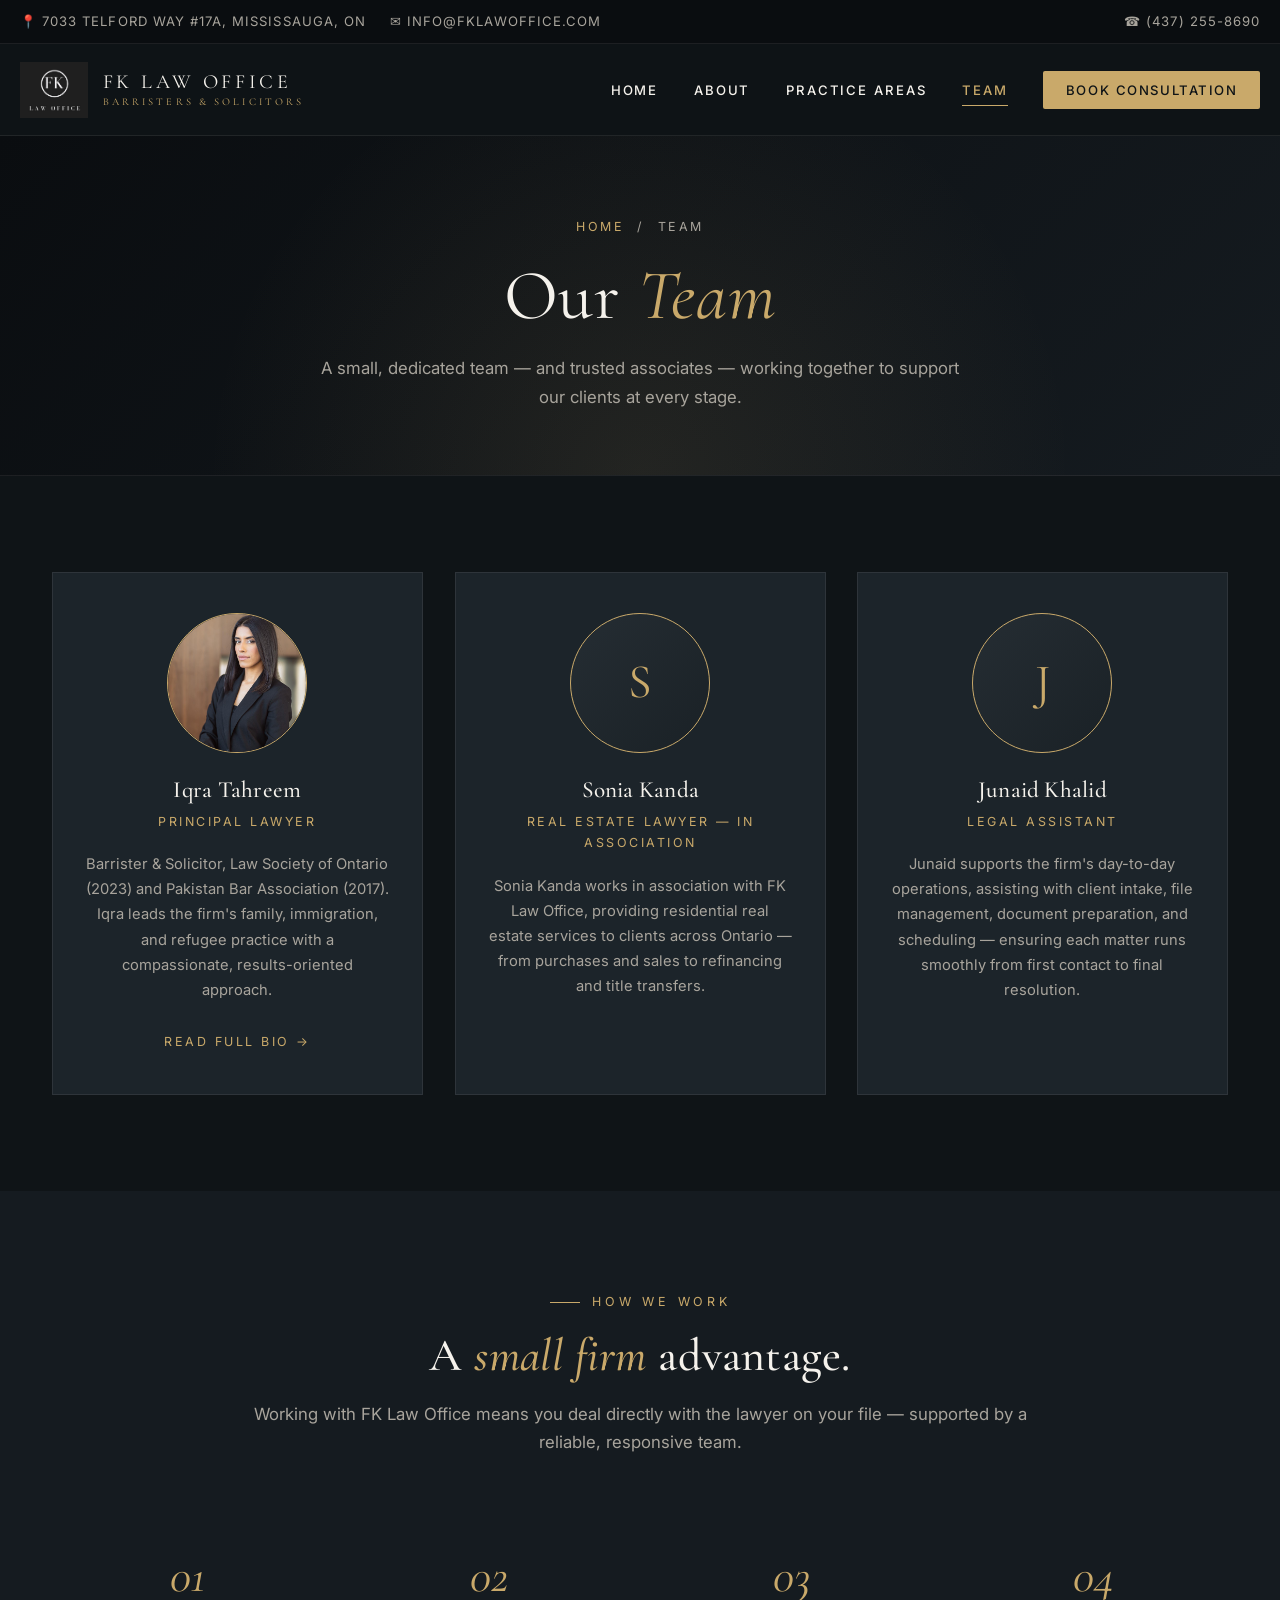
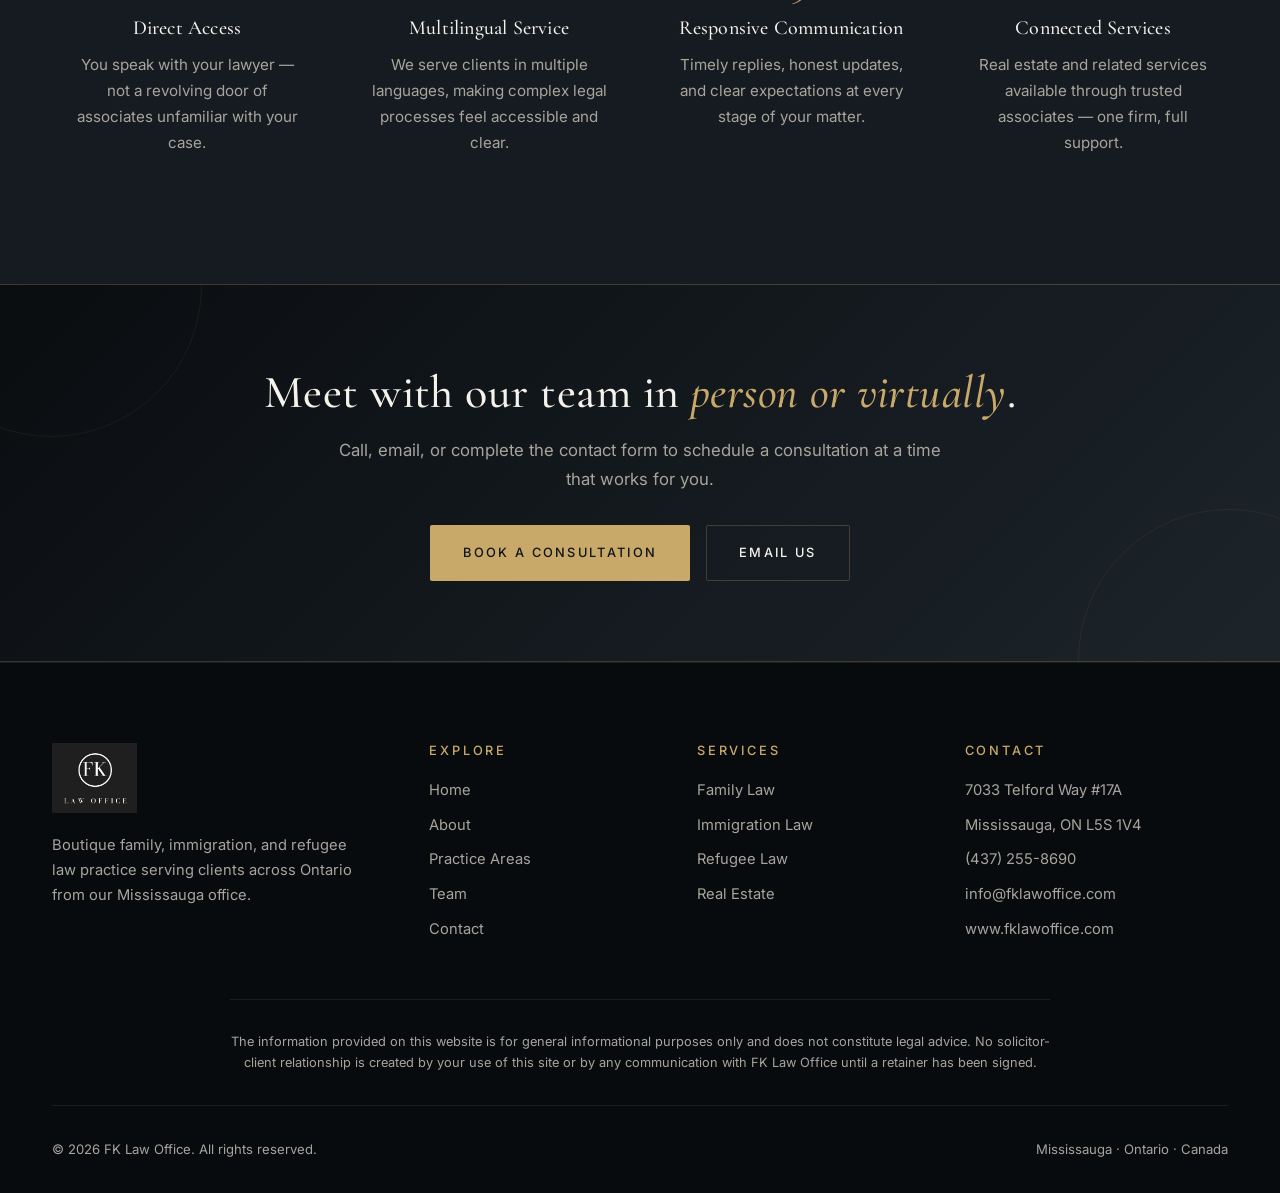
<file: team.html>
<!DOCTYPE html>
<html lang="en">
<head>
  <meta charset="UTF-8" />
  <meta name="viewport" content="width=device-width, initial-scale=1.0" />
  <title>Our Team | FK Law Office</title>
  <meta name="description" content="Meet the team behind FK Law Office: Iqra Tahreem, Sonia Kanda (real estate lawyer in association), and Junaid Khalid, legal assistant." />
  <link rel="preconnect" href="https://fonts.googleapis.com" />
  <link rel="preconnect" href="https://fonts.gstatic.com" crossorigin />
  <link href="https://fonts.googleapis.com/css2?family=Cormorant+Garamond:ital,wght@0,400;0,500;0,600;1,400;1,500&family=Inter:wght@300;400;500;600&display=swap" rel="stylesheet" />
  <link rel="stylesheet" href="css/styles.css" />
  <link rel="icon" type="image/png" href="assets/logo.png" />
</head>
<body>

  <div class="topbar">
    <div class="container topbar-inner">
      <div class="topbar-contact">
        <span>📍 7033 Telford Way #17A, Mississauga, ON</span>
        <span>✉ info@fklawoffice.com</span>
      </div>
      <div><a href="tel:+14372558690">☎ (437) 255-8690</a></div>
    </div>
  </div>

  <nav class="nav">
    <div class="container nav-inner">
      <a href="index.html" class="brand">
        <img src="assets/logo.png" alt="FK Law Office" />
        <div class="brand-text">FK Law Office<span>Barristers & Solicitors</span></div>
      </a>
      <button class="menu-toggle" aria-label="Toggle menu" aria-expanded="false"><span></span><span></span><span></span></button>
      <ul class="nav-links">
        <li><a href="index.html">Home</a></li>
        <li><a href="about.html">About</a></li>
        <li><a href="practice-areas.html">Practice Areas</a></li>
        <li><a href="team.html" class="active">Team</a></li>
        <li><a href="contact.html" class="nav-cta">Book Consultation</a></li>
      </ul>
    </div>
  </nav>

  <header class="page-header">
    <div class="container">
      <div class="breadcrumb"><a href="index.html">Home</a> &nbsp;/&nbsp; Team</div>
      <h1>Our <em>Team</em></h1>
      <p>A small, dedicated team — and trusted associates — working together to support our clients at every stage.</p>
    </div>
  </header>

  <section class="section">
    <div class="container">
      <div class="team-grid" style="grid-template-columns: repeat(auto-fit, minmax(300px, 1fr));">

        <article class="team-card reveal">
          <div class="team-photo">
            <img src="assets/iqra.jpeg" alt="Iqra Tahreem" />
          </div>
          <h3>Iqra Tahreem</h3>
          <span class="team-role">Principal Lawyer</span>
          <p class="team-bio">
            Barrister & Solicitor, Law Society of Ontario (2023) and Pakistan Bar Association (2017).
            Iqra leads the firm's family, immigration, and refugee practice with a compassionate,
            results-oriented approach.
          </p>
          <div style="margin-top: 1.5rem;">
            <a href="about.html" class="card-link">Read Full Bio →</a>
          </div>
        </article>

        <article class="team-card reveal">
          <div class="team-photo">
            <span class="team-initial">S</span>
          </div>
          <h3>Sonia Kanda</h3>
          <span class="team-role">Real Estate Lawyer — In Association</span>
          <p class="team-bio">
            Sonia Kanda works in association with FK Law Office, providing residential real estate services
            to clients across Ontario — from purchases and sales to refinancing and title transfers.
          </p>
        </article>

        <article class="team-card reveal">
          <div class="team-photo">
            <span class="team-initial">J</span>
          </div>
          <h3>Junaid Khalid</h3>
          <span class="team-role">Legal Assistant</span>
          <p class="team-bio">
            Junaid supports the firm's day-to-day operations, assisting with client intake, file
            management, document preparation, and scheduling — ensuring each matter runs smoothly
            from first contact to final resolution.
          </p>
        </article>

      </div>
    </div>
  </section>

  <section class="section section-alt">
    <div class="container">
      <div class="section-head reveal">
        <span class="section-kicker">How We Work</span>
        <h2>A <em>small firm</em> advantage.</h2>
        <p>Working with FK Law Office means you deal directly with the lawyer on your file — supported by a reliable, responsive team.</p>
      </div>

      <div class="values-grid">
        <div class="value-card reveal">
          <span class="value-num">01</span>
          <h4>Direct Access</h4>
          <p>You speak with your lawyer — not a revolving door of associates unfamiliar with your case.</p>
        </div>
        <div class="value-card reveal">
          <span class="value-num">02</span>
          <h4>Multilingual Service</h4>
          <p>We serve clients in multiple languages, making complex legal processes feel accessible and clear.</p>
        </div>
        <div class="value-card reveal">
          <span class="value-num">03</span>
          <h4>Responsive Communication</h4>
          <p>Timely replies, honest updates, and clear expectations at every stage of your matter.</p>
        </div>
        <div class="value-card reveal">
          <span class="value-num">04</span>
          <h4>Connected Services</h4>
          <p>Real estate and related services available through trusted associates — one firm, full support.</p>
        </div>
      </div>
    </div>
  </section>

  <section class="cta-banner">
    <div class="container">
      <h2>Meet with our team in <em>person or virtually</em>.</h2>
      <p>Call, email, or complete the contact form to schedule a consultation at a time that works for you.</p>
      <div class="hero-actions" style="justify-content: center;">
        <a href="contact.html" class="btn btn-primary">Book a Consultation</a>
        <a href="mailto:info@fklawoffice.com" class="btn btn-outline">Email Us</a>
      </div>
    </div>
  </section>

  <footer class="footer">
    <div class="container">
      <div class="footer-grid">
        <div class="footer-brand">
          <img src="assets/logo.png" alt="FK Law Office" />
          <p>Boutique family, immigration, and refugee law practice serving clients across Ontario from our Mississauga office.</p>
        </div>
        <div>
          <h5>Explore</h5>
          <ul>
            <li><a href="index.html">Home</a></li>
            <li><a href="about.html">About</a></li>
            <li><a href="practice-areas.html">Practice Areas</a></li>
            <li><a href="team.html">Team</a></li>
            <li><a href="contact.html">Contact</a></li>
          </ul>
        </div>
        <div>
          <h5>Services</h5>
          <ul>
            <li><a href="family-law.html">Family Law</a></li>
            <li><a href="immigration-law.html">Immigration Law</a></li>
            <li><a href="refugee-law.html">Refugee Law</a></li>
            <li><a href="real-estate.html">Real Estate</a></li>
          </ul>
        </div>
        <div>
          <h5>Contact</h5>
          <ul>
            <li>7033 Telford Way #17A</li>
            <li>Mississauga, ON L5S 1V4</li>
            <li><a href="tel:+14372558690">(437) 255-8690</a></li>
            <li><a href="mailto:info@fklawoffice.com">info@fklawoffice.com</a></li>
            <li><a href="https://www.fklawoffice.com">www.fklawoffice.com</a></li>
          </ul>
        </div>
      </div>
      <p class="footer-disclaimer">The information provided on this website is for general informational purposes only and does not constitute legal advice. No solicitor-client relationship is created by your use of this site or by any communication with FK Law Office until a retainer has been signed.</p>
      <div class="footer-bottom">
        <span>&copy; 2026 FK Law Office. All rights reserved.</span>
        <span>Mississauga · Ontario · Canada</span>
      </div>
    </div>
  </footer>

  <script src="js/script.js"></script>
</body>
</html>
</file>
<file: css/styles.css>
/* ============================================
   FK Law Office — Premium Stylesheet
   ============================================ */

:root {
  --color-bg: #0f1417;
  --color-bg-alt: #151b20;
  --color-surface: #1c242a;
  --color-ink: #f5f2ec;
  --color-muted: #a8a49c;
  --color-accent: #c9a96a;
  --color-accent-dark: #a8894f;
  --color-line: rgba(201, 169, 106, 0.25);
  --color-line-soft: rgba(245, 242, 236, 0.08);
  --font-serif: 'Cormorant Garamond', 'Playfair Display', Georgia, 'Times New Roman', serif;
  --font-sans: 'Inter', 'Helvetica Neue', Arial, sans-serif;
  --max-w: 1240px;
  --shadow-lg: 0 30px 80px rgba(0, 0, 0, 0.45);
}

* {
  margin: 0;
  padding: 0;
  box-sizing: border-box;
}

html {
  scroll-behavior: smooth;
  -webkit-font-smoothing: antialiased;
  -moz-osx-font-smoothing: grayscale;
}

body {
  font-family: var(--font-sans);
  font-size: 16px;
  line-height: 1.7;
  color: var(--color-ink);
  background: var(--color-bg);
  overflow-x: hidden;
}

img {
  max-width: 100%;
  display: block;
}

a {
  color: inherit;
  text-decoration: none;
  transition: color 0.3s ease;
}

h1, h2, h3, h4, h5 {
  font-family: var(--font-serif);
  font-weight: 500;
  letter-spacing: 0.01em;
  line-height: 1.2;
  color: var(--color-ink);
}

h1 { font-size: clamp(2.6rem, 5.5vw, 4.5rem); }
h2 { font-size: clamp(2rem, 3.6vw, 3rem); }
h3 { font-size: clamp(1.4rem, 2vw, 1.75rem); }

p { color: var(--color-muted); }

.container {
  max-width: var(--max-w);
  margin: 0 auto;
  padding: 0 2rem;
}

/* ============================================
   Top Bar
   ============================================ */

.topbar {
  background: #0a0d10;
  border-bottom: 1px solid var(--color-line-soft);
  font-size: 0.82rem;
  letter-spacing: 0.08em;
  text-transform: uppercase;
  color: var(--color-muted);
}

.topbar-inner {
  display: flex;
  justify-content: space-between;
  align-items: center;
  padding: 0.65rem 0;
  gap: 1rem;
  flex-wrap: wrap;
}

.topbar a:hover { color: var(--color-accent); }

.topbar-contact { display: flex; gap: 1.5rem; flex-wrap: wrap; }
.topbar-contact span { display: inline-flex; align-items: center; gap: 0.5rem; }

/* ============================================
   Navigation
   ============================================ */

.nav {
  position: sticky;
  top: 0;
  z-index: 100;
  background: rgba(15, 20, 23, 0.96);
  backdrop-filter: blur(12px);
  border-bottom: 1px solid var(--color-line-soft);
  transition: all 0.3s ease;
}

.nav-inner {
  display: flex;
  justify-content: space-between;
  align-items: center;
  padding: 1.1rem 0;
}

.brand {
  display: flex;
  align-items: center;
  gap: 0.9rem;
}

.brand img {
  height: 56px;
  width: auto;
}

.brand-text {
  font-family: var(--font-serif);
  font-size: 1.25rem;
  letter-spacing: 0.18em;
  text-transform: uppercase;
  color: var(--color-ink);
  line-height: 1;
}

.brand-text span {
  display: block;
  font-size: 0.65rem;
  letter-spacing: 0.3em;
  color: var(--color-accent);
  margin-top: 0.35rem;
}

.nav-links {
  display: flex;
  gap: 2.2rem;
  list-style: none;
  align-items: center;
}

.nav-links a {
  font-size: 0.82rem;
  letter-spacing: 0.15em;
  text-transform: uppercase;
  color: var(--color-ink);
  padding: 0.4rem 0;
  position: relative;
  font-weight: 500;
}

.nav-links a::after {
  content: '';
  position: absolute;
  left: 0;
  bottom: -2px;
  width: 0;
  height: 1px;
  background: var(--color-accent);
  transition: width 0.3s ease;
}

.nav-links a:hover::after,
.nav-links a.active::after { width: 100%; }

.nav-links a.active { color: var(--color-accent); }

.nav-cta {
  background: var(--color-accent);
  color: var(--color-bg) !important;
  padding: 0.7rem 1.4rem !important;
  border-radius: 2px;
  letter-spacing: 0.12em !important;
  transition: background 0.3s ease;
}

.nav-cta::after { display: none !important; }
.nav-cta:hover { background: var(--color-accent-dark); }

.menu-toggle {
  display: none;
  background: none;
  border: none;
  color: var(--color-ink);
  cursor: pointer;
  padding: 0.5rem;
}

.menu-toggle span {
  display: block;
  width: 26px;
  height: 1.5px;
  background: var(--color-ink);
  margin: 6px 0;
  transition: 0.3s;
}

/* ============================================
   Hero
   ============================================ */

.hero {
  position: relative;
  min-height: 85vh;
  display: flex;
  align-items: center;
  overflow: hidden;
  background: linear-gradient(135deg, #0a0d10 0%, #151b20 100%);
}

.hero::before {
  content: '';
  position: absolute;
  inset: 0;
  background-image:
    radial-gradient(circle at 20% 30%, rgba(201, 169, 106, 0.08), transparent 40%),
    radial-gradient(circle at 80% 70%, rgba(201, 169, 106, 0.05), transparent 50%);
  pointer-events: none;
}

.hero-grid {
  display: grid;
  grid-template-columns: 1.15fr 1fr;
  gap: 4rem;
  align-items: center;
  padding: 6rem 0 5rem;
  position: relative;
  z-index: 1;
}

.hero-tag {
  display: inline-block;
  font-size: 0.8rem;
  letter-spacing: 0.3em;
  text-transform: uppercase;
  color: var(--color-accent);
  padding-left: 3rem;
  position: relative;
  margin-bottom: 1.5rem;
}

.hero-tag::before {
  content: '';
  position: absolute;
  left: 0;
  top: 50%;
  width: 2.3rem;
  height: 1px;
  background: var(--color-accent);
}

.hero h1 {
  font-weight: 400;
  margin-bottom: 1.5rem;
}

.hero h1 em {
  font-style: italic;
  color: var(--color-accent);
  font-weight: 300;
}

.hero-lede {
  font-size: 1.1rem;
  color: var(--color-muted);
  max-width: 540px;
  margin-bottom: 2.5rem;
}

.hero-actions {
  display: flex;
  gap: 1rem;
  flex-wrap: wrap;
}

.btn {
  display: inline-flex;
  align-items: center;
  gap: 0.6rem;
  padding: 1rem 2rem;
  font-size: 0.8rem;
  letter-spacing: 0.18em;
  text-transform: uppercase;
  font-weight: 500;
  border: 1px solid transparent;
  cursor: pointer;
  transition: all 0.3s ease;
  border-radius: 2px;
  font-family: var(--font-sans);
}

.btn-primary {
  background: var(--color-accent);
  color: var(--color-bg);
}

.btn-primary:hover {
  background: var(--color-accent-dark);
  transform: translateY(-2px);
}

.btn-outline {
  background: transparent;
  color: var(--color-ink);
  border-color: var(--color-line);
}

.btn-outline:hover {
  border-color: var(--color-accent);
  color: var(--color-accent);
}

.hero-image {
  position: relative;
  aspect-ratio: 3/4;
  max-height: 640px;
  margin-left: auto;
}

.hero-image::before {
  content: '';
  position: absolute;
  inset: -1.5rem -1.5rem 1.5rem 1.5rem;
  border: 1px solid var(--color-accent);
  z-index: 0;
}

.hero-image img {
  position: relative;
  z-index: 1;
  width: 100%;
  height: 100%;
  object-fit: cover;
  filter: saturate(0.92) contrast(1.02);
  box-shadow: var(--shadow-lg);
}

/* ============================================
   Section
   ============================================ */

.section {
  padding: 6rem 0;
  position: relative;
}

.section-alt { background: var(--color-bg-alt); }

.section-head {
  text-align: center;
  max-width: 780px;
  margin: 0 auto 4rem;
}

.section-kicker {
  display: inline-block;
  font-size: 0.78rem;
  letter-spacing: 0.3em;
  text-transform: uppercase;
  color: var(--color-accent);
  margin-bottom: 1rem;
}

.section-head h2 {
  margin-bottom: 1rem;
}

.section-head h2 em {
  font-style: italic;
  color: var(--color-accent);
}

.section-head p {
  font-size: 1.05rem;
}

/* ============================================
   Practice Areas Cards
   ============================================ */

.practice-grid {
  display: grid;
  grid-template-columns: repeat(auto-fit, minmax(300px, 1fr));
  gap: 2rem;
}

.practice-card {
  background: var(--color-surface);
  border: 1px solid var(--color-line-soft);
  padding: 3rem 2.5rem;
  position: relative;
  overflow: hidden;
  transition: all 0.4s ease;
}

.practice-card::before {
  content: '';
  position: absolute;
  top: 0;
  left: 0;
  width: 100%;
  height: 2px;
  background: var(--color-accent);
  transform: scaleX(0);
  transform-origin: left;
  transition: transform 0.4s ease;
}

.practice-card:hover {
  transform: translateY(-6px);
  border-color: var(--color-line);
  background: #1f272e;
}

.practice-card:hover::before { transform: scaleX(1); }

.practice-icon {
  width: 62px;
  height: 62px;
  border: 1px solid var(--color-accent);
  border-radius: 50%;
  display: flex;
  align-items: center;
  justify-content: center;
  margin-bottom: 1.75rem;
  color: var(--color-accent);
}

.practice-icon svg { width: 28px; height: 28px; }

.practice-card h3 {
  margin-bottom: 1rem;
  color: var(--color-ink);
}

.practice-card p {
  font-size: 0.95rem;
  margin-bottom: 1.5rem;
}

.card-link {
  font-size: 0.78rem;
  letter-spacing: 0.2em;
  text-transform: uppercase;
  color: var(--color-accent);
  display: inline-flex;
  align-items: center;
  gap: 0.5rem;
  transition: gap 0.3s ease;
}

.card-link:hover { gap: 0.9rem; }

/* ============================================
   About / Split
   ============================================ */

.split {
  display: grid;
  grid-template-columns: 1fr 1.1fr;
  gap: 5rem;
  align-items: center;
}

.split-image {
  position: relative;
  aspect-ratio: 4/5;
}

.split-image::after {
  content: '';
  position: absolute;
  inset: 1.5rem -1.5rem -1.5rem 1.5rem;
  border: 1px solid var(--color-accent);
  z-index: 0;
}

.split-image img {
  position: relative;
  z-index: 1;
  width: 100%;
  height: 100%;
  object-fit: cover;
  box-shadow: var(--shadow-lg);
}

.split-content h2 {
  margin-bottom: 1.5rem;
}

.split-content h2 em { font-style: italic; color: var(--color-accent); }

.split-content p {
  margin-bottom: 1.25rem;
  font-size: 1rem;
}

.credentials {
  margin-top: 2rem;
  padding-top: 2rem;
  border-top: 1px solid var(--color-line-soft);
  display: grid;
  grid-template-columns: 1fr 1fr;
  gap: 1.5rem;
}

.credential h4 {
  font-family: var(--font-sans);
  font-size: 0.78rem;
  letter-spacing: 0.2em;
  text-transform: uppercase;
  color: var(--color-accent);
  margin-bottom: 0.5rem;
}

.credential p {
  font-size: 0.95rem;
  color: var(--color-ink);
  margin: 0;
}

/* ============================================
   Stats
   ============================================ */

.stats {
  display: grid;
  grid-template-columns: repeat(auto-fit, minmax(180px, 1fr));
  gap: 2rem;
  padding: 3rem 0;
  border-top: 1px solid var(--color-line-soft);
  border-bottom: 1px solid var(--color-line-soft);
}

.stat { text-align: center; }
.stat-num {
  font-family: var(--font-serif);
  font-size: clamp(2.5rem, 4vw, 3.5rem);
  color: var(--color-accent);
  display: block;
  line-height: 1;
  margin-bottom: 0.5rem;
}
.stat-label {
  font-size: 0.78rem;
  letter-spacing: 0.2em;
  text-transform: uppercase;
  color: var(--color-muted);
}

/* ============================================
   Team
   ============================================ */

.team-grid {
  display: grid;
  grid-template-columns: repeat(auto-fit, minmax(280px, 1fr));
  gap: 2rem;
}

.team-card {
  background: var(--color-surface);
  padding: 2.5rem 2rem;
  border: 1px solid var(--color-line-soft);
  text-align: center;
  transition: all 0.3s ease;
}

.team-card:hover {
  border-color: var(--color-accent);
  transform: translateY(-4px);
}

.team-photo {
  width: 140px;
  height: 140px;
  border-radius: 50%;
  margin: 0 auto 1.5rem;
  background: linear-gradient(135deg, #252d33, #1a2126);
  border: 1px solid var(--color-accent);
  display: flex;
  align-items: center;
  justify-content: center;
  overflow: hidden;
  position: relative;
}

.team-photo img { width: 100%; height: 100%; object-fit: cover; }

.team-initial {
  font-family: var(--font-serif);
  font-size: 3rem;
  color: var(--color-accent);
}

.team-card h3 {
  margin-bottom: 0.4rem;
  font-size: 1.45rem;
}

.team-role {
  font-size: 0.78rem;
  letter-spacing: 0.2em;
  text-transform: uppercase;
  color: var(--color-accent);
  display: block;
  margin-bottom: 1.25rem;
}

.team-bio {
  font-size: 0.92rem;
  color: var(--color-muted);
}

/* ============================================
   CTA Banner
   ============================================ */

.cta-banner {
  background: linear-gradient(135deg, #0a0d10 0%, #1c242a 100%);
  padding: 5rem 0;
  text-align: center;
  position: relative;
  overflow: hidden;
  border-top: 1px solid var(--color-line);
  border-bottom: 1px solid var(--color-line);
}

.cta-banner::before,
.cta-banner::after {
  content: '';
  position: absolute;
  width: 300px;
  height: 300px;
  border: 1px solid var(--color-accent);
  border-radius: 50%;
  opacity: 0.08;
}

.cta-banner::before { top: -150px; left: -100px; }
.cta-banner::after { bottom: -150px; right: -100px; }

.cta-banner h2 {
  margin-bottom: 1rem;
  position: relative;
}
.cta-banner h2 em { font-style: italic; color: var(--color-accent); }

.cta-banner p {
  max-width: 620px;
  margin: 0 auto 2rem;
  font-size: 1.05rem;
  position: relative;
}

/* ============================================
   Contact / Forms
   ============================================ */

.contact-grid {
  display: grid;
  grid-template-columns: 1fr 1.3fr;
  gap: 4rem;
}

.contact-info h3 {
  margin-bottom: 2rem;
}

.contact-item {
  display: flex;
  gap: 1rem;
  margin-bottom: 1.75rem;
  padding-bottom: 1.75rem;
  border-bottom: 1px solid var(--color-line-soft);
}

.contact-item:last-child { border-bottom: none; }

.contact-icon {
  flex-shrink: 0;
  width: 42px;
  height: 42px;
  border: 1px solid var(--color-accent);
  border-radius: 50%;
  display: flex;
  align-items: center;
  justify-content: center;
  color: var(--color-accent);
}

.contact-icon svg { width: 18px; height: 18px; }

.contact-item-head {
  font-size: 0.75rem;
  letter-spacing: 0.2em;
  text-transform: uppercase;
  color: var(--color-accent);
  margin-bottom: 0.3rem;
}

.contact-item p, .contact-item a {
  color: var(--color-ink);
  font-size: 0.98rem;
  line-height: 1.5;
}

.contact-item a:hover { color: var(--color-accent); }

.form-card {
  background: var(--color-surface);
  padding: 3rem;
  border: 1px solid var(--color-line-soft);
}

.form-row {
  display: grid;
  grid-template-columns: 1fr 1fr;
  gap: 1.25rem;
  margin-bottom: 1.25rem;
}

.form-group {
  margin-bottom: 1.25rem;
}

.form-group label {
  display: block;
  font-size: 0.75rem;
  letter-spacing: 0.15em;
  text-transform: uppercase;
  color: var(--color-muted);
  margin-bottom: 0.5rem;
}

.form-group input,
.form-group select,
.form-group textarea {
  width: 100%;
  background: var(--color-bg);
  border: 1px solid var(--color-line-soft);
  color: var(--color-ink);
  padding: 0.9rem 1rem;
  font-size: 0.95rem;
  font-family: var(--font-sans);
  border-radius: 2px;
  transition: border-color 0.3s ease;
}

.form-group input:focus,
.form-group select:focus,
.form-group textarea:focus {
  outline: none;
  border-color: var(--color-accent);
}

.form-group textarea {
  min-height: 140px;
  resize: vertical;
}

.form-note {
  font-size: 0.8rem;
  color: var(--color-muted);
  margin-top: 1rem;
}

/* ============================================
   Page Header (inner pages)
   ============================================ */

.page-header {
  padding: 5rem 0 4rem;
  background: linear-gradient(135deg, #0a0d10 0%, #151b20 100%);
  text-align: center;
  border-bottom: 1px solid var(--color-line-soft);
  position: relative;
}

.page-header::before {
  content: '';
  position: absolute;
  inset: 0;
  background-image: radial-gradient(circle at 50% 100%, rgba(201, 169, 106, 0.1), transparent 60%);
}

.page-header .container { position: relative; }

.breadcrumb {
  font-size: 0.78rem;
  letter-spacing: 0.2em;
  text-transform: uppercase;
  color: var(--color-muted);
  margin-bottom: 1rem;
}

.breadcrumb a { color: var(--color-accent); }
.breadcrumb a:hover { color: var(--color-ink); }

.page-header h1 {
  font-weight: 400;
  margin-bottom: 1rem;
}
.page-header h1 em { font-style: italic; color: var(--color-accent); }

.page-header p {
  max-width: 640px;
  margin: 0 auto;
  font-size: 1.05rem;
}

/* ============================================
   Practice Detail Blocks
   ============================================ */

.practice-block {
  display: grid;
  grid-template-columns: 1fr 2fr;
  gap: 3rem;
  padding: 4rem 0;
  border-bottom: 1px solid var(--color-line-soft);
}

.practice-block:last-child { border-bottom: none; }

.practice-block-head {
  position: sticky;
  top: 120px;
  align-self: start;
}

.practice-block-head .section-kicker { margin-bottom: 0.75rem; }
.practice-block-head h2 { font-size: clamp(1.7rem, 2.8vw, 2.4rem); }
.practice-block-head h2 em { font-style: italic; color: var(--color-accent); }

.practice-block-body p {
  margin-bottom: 1.5rem;
  font-size: 1rem;
}

.service-list {
  list-style: none;
  margin-top: 2rem;
  display: grid;
  grid-template-columns: 1fr 1fr;
  gap: 0.9rem;
}

.service-list li {
  color: var(--color-ink);
  font-size: 0.95rem;
  padding-left: 1.5rem;
  position: relative;
}

.service-list li::before {
  content: '';
  position: absolute;
  left: 0;
  top: 0.6em;
  width: 8px;
  height: 1px;
  background: var(--color-accent);
}

/* ============================================
   Values / Why Us
   ============================================ */

.values-grid {
  display: grid;
  grid-template-columns: repeat(auto-fit, minmax(240px, 1fr));
  gap: 2rem;
  margin-top: 3rem;
}

.value-card {
  text-align: center;
  padding: 2rem 1rem;
}

.value-num {
  font-family: var(--font-serif);
  font-style: italic;
  font-size: 3rem;
  color: var(--color-accent);
  display: block;
  line-height: 1;
  margin-bottom: 1rem;
}

.value-card h4 {
  font-size: 1.25rem;
  margin-bottom: 0.75rem;
  font-family: var(--font-serif);
}

.value-card p { font-size: 0.95rem; }

/* ============================================
   Testimonial
   ============================================ */

.quote-block {
  max-width: 900px;
  margin: 0 auto;
  text-align: center;
  position: relative;
  padding: 2rem 1rem;
}

.quote-block::before {
  content: '“';
  font-family: var(--font-serif);
  font-size: 8rem;
  color: var(--color-accent);
  line-height: 1;
  display: block;
  margin-bottom: -2rem;
  opacity: 0.7;
}

.quote-block p {
  font-family: var(--font-serif);
  font-size: clamp(1.4rem, 2.5vw, 2rem);
  font-style: italic;
  color: var(--color-ink);
  line-height: 1.5;
  margin-bottom: 1.5rem;
}

.quote-attr {
  font-size: 0.78rem;
  letter-spacing: 0.25em;
  text-transform: uppercase;
  color: var(--color-accent);
}

/* ============================================
   Footer
   ============================================ */

.footer {
  background: #080b0e;
  padding: 5rem 0 2rem;
  color: var(--color-muted);
  border-top: 1px solid var(--color-line-soft);
}

.footer-grid {
  display: grid;
  grid-template-columns: 1.5fr 1fr 1fr 1.2fr;
  gap: 3rem;
  margin-bottom: 3rem;
}

.footer-brand img {
  height: 70px;
  margin-bottom: 1.25rem;
}

.footer-brand p {
  font-size: 0.92rem;
  max-width: 320px;
}

.footer h5 {
  font-family: var(--font-sans);
  font-size: 0.8rem;
  letter-spacing: 0.22em;
  text-transform: uppercase;
  color: var(--color-accent);
  margin-bottom: 1.25rem;
}

.footer ul { list-style: none; }
.footer li { margin-bottom: 0.6rem; font-size: 0.92rem; }
.footer a:hover { color: var(--color-accent); }

.footer-bottom {
  padding-top: 2rem;
  border-top: 1px solid var(--color-line-soft);
  display: flex;
  justify-content: space-between;
  align-items: center;
  flex-wrap: wrap;
  gap: 1rem;
  font-size: 0.82rem;
}

.footer-disclaimer {
  max-width: 820px;
  margin: 0 auto 2rem;
  font-size: 0.8rem;
  color: var(--color-muted);
  text-align: center;
  padding-top: 2rem;
  border-top: 1px solid var(--color-line-soft);
  line-height: 1.6;
}

/* ============================================
   Practice Hero (inner practice pages)
   ============================================ */

.practice-hero {
  position: relative;
  min-height: 70vh;
  display: flex;
  align-items: center;
  background-size: cover;
  background-position: center;
  background-attachment: fixed;
  overflow: hidden;
  isolation: isolate;
}

.practice-hero::after {
  content: '';
  position: absolute;
  inset: 0;
  background:
    radial-gradient(circle at 20% 20%, rgba(201, 169, 106, 0.15), transparent 45%),
    radial-gradient(circle at 80% 80%, rgba(201, 169, 106, 0.10), transparent 55%);
  pointer-events: none;
  z-index: 0;
}

.practice-hero-inner {
  padding: 6rem 0 5rem;
  max-width: 900px;
  position: relative;
  z-index: 2;
  animation: heroFade 1.2s ease-out both;
}

.practice-hero .breadcrumb {
  margin-bottom: 1rem;
  animation: slideDown 0.9s ease-out both;
}

.practice-hero .hero-tag { animation: slideDown 0.9s 0.1s ease-out both; }

.practice-hero h1 {
  font-weight: 400;
  margin-bottom: 1.5rem;
  animation: heroFade 1s 0.15s ease-out both;
}

.practice-hero h1 em {
  font-style: italic;
  color: var(--color-accent);
}

.practice-hero-lede {
  font-size: 1.15rem;
  color: var(--color-ink);
  max-width: 640px;
  margin-bottom: 2.5rem;
  animation: heroFade 1s 0.3s ease-out both;
}

.practice-hero .hero-actions { animation: heroFade 1s 0.45s ease-out both; }

/* ============================================
   Service Grid (detailed service cards)
   ============================================ */

.service-grid {
  display: grid;
  grid-template-columns: repeat(auto-fit, minmax(290px, 1fr));
  gap: 1.5rem;
}

.service-card {
  background: var(--color-surface);
  border: 1px solid var(--color-line-soft);
  padding: 2.25rem 2rem;
  position: relative;
  overflow: hidden;
  transition: all 0.4s cubic-bezier(0.2, 0.8, 0.2, 1);
}

.service-card::before {
  content: '';
  position: absolute;
  left: 0;
  top: 0;
  bottom: 0;
  width: 2px;
  background: var(--color-accent);
  transform: scaleY(0);
  transform-origin: top;
  transition: transform 0.4s ease;
}

.service-card::after {
  content: '';
  position: absolute;
  right: -40px;
  top: -40px;
  width: 120px;
  height: 120px;
  border-radius: 50%;
  background: radial-gradient(circle, rgba(201, 169, 106, 0.12), transparent 70%);
  opacity: 0;
  transition: opacity 0.4s ease;
}

.service-card:hover {
  transform: translateY(-6px);
  background: #222a30;
  border-color: var(--color-accent);
  box-shadow: 0 20px 50px rgba(0, 0, 0, 0.3);
}

.service-card:hover::before { transform: scaleY(1); }
.service-card:hover::after { opacity: 1; }

.service-card h3 {
  font-size: 1.25rem;
  margin-bottom: 0.9rem;
  color: var(--color-ink);
  position: relative;
}

.service-card p {
  font-size: 0.95rem;
  line-height: 1.65;
  position: relative;
}

/* ============================================
   Process Grid
   ============================================ */

.process-grid {
  display: grid;
  grid-template-columns: repeat(auto-fit, minmax(230px, 1fr));
  gap: 0;
  position: relative;
}

.process-step {
  padding: 2.5rem 2rem;
  text-align: left;
  position: relative;
  border-right: 1px solid var(--color-line-soft);
  transition: background 0.3s ease;
}

.process-step:last-child { border-right: none; }

.process-step:hover {
  background: var(--color-surface);
}

.process-step:hover .process-num {
  color: var(--color-accent);
  transform: translateY(-4px);
}

.process-num {
  font-family: var(--font-serif);
  font-style: italic;
  font-size: 3.5rem;
  color: var(--color-accent-dark);
  display: block;
  line-height: 1;
  margin-bottom: 1.25rem;
  transition: all 0.3s ease;
}

.process-step h4 {
  font-family: var(--font-serif);
  font-size: 1.3rem;
  margin-bottom: 0.75rem;
}

.process-step p {
  font-size: 0.92rem;
  line-height: 1.65;
}

/* ============================================
   FAQ
   ============================================ */

.faq-list {
  max-width: 860px;
  margin: 0 auto;
}

.faq-item {
  background: var(--color-surface);
  border: 1px solid var(--color-line-soft);
  border-radius: 2px;
  margin-bottom: 0.85rem;
  transition: all 0.3s ease;
}

.faq-item[open] {
  border-color: var(--color-accent);
  background: #1f272e;
}

.faq-item summary {
  padding: 1.4rem 1.75rem;
  cursor: pointer;
  font-family: var(--font-serif);
  font-size: 1.2rem;
  color: var(--color-ink);
  list-style: none;
  position: relative;
  padding-right: 3.5rem;
  transition: color 0.3s ease;
  font-weight: 500;
}

.faq-item summary::-webkit-details-marker { display: none; }

.faq-item summary::after {
  content: '+';
  position: absolute;
  right: 1.75rem;
  top: 50%;
  transform: translateY(-50%);
  font-size: 1.5rem;
  color: var(--color-accent);
  font-family: var(--font-sans);
  transition: transform 0.3s ease;
  line-height: 1;
}

.faq-item[open] summary::after {
  content: '−';
  transform: translateY(-50%) rotate(180deg);
}

.faq-item summary:hover { color: var(--color-accent); }

.faq-item p {
  padding: 0 1.75rem 1.4rem;
  font-size: 0.98rem;
  line-height: 1.75;
  animation: fadeUp 0.5s ease-out both;
}

/* ============================================
   Animations
   ============================================ */

@keyframes fadeUp {
  from { opacity: 0; transform: translateY(24px); }
  to { opacity: 1; transform: translateY(0); }
}

@keyframes heroFade {
  from { opacity: 0; transform: translateY(30px); }
  to { opacity: 1; transform: translateY(0); }
}

@keyframes slideDown {
  from { opacity: 0; transform: translateY(-12px); }
  to { opacity: 1; transform: translateY(0); }
}

@keyframes shimmer {
  0% { background-position: -200% 0; }
  100% { background-position: 200% 0; }
}

@keyframes float {
  0%, 100% { transform: translateY(0); }
  50% { transform: translateY(-10px); }
}

@keyframes pulse {
  0%, 100% { transform: scale(1); opacity: 1; }
  50% { transform: scale(1.05); opacity: 0.9; }
}

@keyframes kenBurns {
  0% { transform: scale(1) translate(0, 0); }
  100% { transform: scale(1.12) translate(-2%, -1%); }
}

/* Reveal animations only activate when JS has marked html.js-ready —
   if JS fails, content stays visible instead of permanently hidden. */
.reveal { transition: opacity 0.9s cubic-bezier(0.2, 0.8, 0.2, 1), transform 0.9s cubic-bezier(0.2, 0.8, 0.2, 1); will-change: opacity, transform; }
.reveal-left, .reveal-right, .reveal-zoom { transition: opacity 0.9s cubic-bezier(0.2, 0.8, 0.2, 1), transform 0.9s cubic-bezier(0.2, 0.8, 0.2, 1); }

html.js-ready .reveal { opacity: 0; transform: translateY(28px); }
html.js-ready .reveal.visible { opacity: 1; transform: translateY(0); }

html.js-ready .reveal-left { opacity: 0; transform: translateX(-40px); }
html.js-ready .reveal-left.visible { opacity: 1; transform: translateX(0); }

html.js-ready .reveal-right { opacity: 0; transform: translateX(40px); }
html.js-ready .reveal-right.visible { opacity: 1; transform: translateX(0); }

html.js-ready .reveal-zoom { opacity: 0; transform: scale(0.92); }
html.js-ready .reveal-zoom.visible { opacity: 1; transform: scale(1); }

/* Stagger children (JS-guarded) */
html.js-ready .stagger > * { opacity: 0; transform: translateY(24px); transition: all 0.8s ease; }
html.js-ready .stagger.visible > *:nth-child(1) { opacity: 1; transform: translateY(0); transition-delay: 0.05s; }
html.js-ready .stagger.visible > *:nth-child(2) { opacity: 1; transform: translateY(0); transition-delay: 0.15s; }
html.js-ready .stagger.visible > *:nth-child(3) { opacity: 1; transform: translateY(0); transition-delay: 0.25s; }
html.js-ready .stagger.visible > *:nth-child(4) { opacity: 1; transform: translateY(0); transition-delay: 0.35s; }
html.js-ready .stagger.visible > *:nth-child(5) { opacity: 1; transform: translateY(0); transition-delay: 0.45s; }
html.js-ready .stagger.visible > *:nth-child(6) { opacity: 1; transform: translateY(0); transition-delay: 0.55s; }
html.js-ready .stagger.visible > *:nth-child(n+7) { opacity: 1; transform: translateY(0); transition-delay: 0.65s; }

/* Image animations */
.img-zoom {
  overflow: hidden;
  position: relative;
}

.img-zoom img {
  transition: transform 1.2s cubic-bezier(0.2, 0.8, 0.2, 1);
}

.img-zoom:hover img { transform: scale(1.08); }

.hero-image img,
.split-image img {
  transition: transform 1.2s cubic-bezier(0.2, 0.8, 0.2, 1), filter 0.6s ease;
}

.hero-image:hover img,
.split-image:hover img {
  transform: scale(1.03);
  filter: saturate(1.05) contrast(1.05);
}

/* Accent line animation */
.section-kicker::before {
  content: '';
  display: inline-block;
  width: 30px;
  height: 1px;
  background: var(--color-accent);
  vertical-align: middle;
  margin-right: 0.8rem;
  transform: scaleX(0);
  transform-origin: left;
  animation: growLine 0.8s 0.2s ease-out forwards;
}

@keyframes growLine {
  to { transform: scaleX(1); }
}

/* Button shimmer */
.btn-primary {
  position: relative;
  overflow: hidden;
  z-index: 1;
}

.btn-primary::after {
  content: '';
  position: absolute;
  top: 0;
  left: -100%;
  width: 100%;
  height: 100%;
  background: linear-gradient(90deg, transparent, rgba(255, 255, 255, 0.2), transparent);
  transition: left 0.6s ease;
  z-index: -1;
}

.btn-primary:hover::after { left: 100%; }

/* Parallax class */
.parallax {
  background-attachment: fixed;
  background-size: cover;
  background-position: center;
}

@media (max-width: 780px) {
  .parallax, .practice-hero { background-attachment: scroll; }
}

/* Scroll cue */
.scroll-cue {
  position: absolute;
  bottom: 2rem;
  left: 50%;
  transform: translateX(-50%);
  color: var(--color-accent);
  font-size: 0.7rem;
  letter-spacing: 0.3em;
  text-transform: uppercase;
  animation: float 2.5s ease-in-out infinite;
  z-index: 2;
}

.scroll-cue::after {
  content: '';
  display: block;
  width: 1px;
  height: 40px;
  background: linear-gradient(to bottom, var(--color-accent), transparent);
  margin: 0.5rem auto 0;
}

/* Page transition on load */
body { animation: pageIn 0.7s ease-out; }
@keyframes pageIn {
  from { opacity: 0; }
  to { opacity: 1; }
}

/* Practice area showcase cards (hub page) */
.showcase-grid {
  display: grid;
  grid-template-columns: repeat(auto-fit, minmax(320px, 1fr));
  gap: 2rem;
}

.showcase-card {
  position: relative;
  height: 440px;
  overflow: hidden;
  border: 1px solid var(--color-line-soft);
  display: flex;
  align-items: flex-end;
  color: var(--color-ink);
  transition: transform 0.5s ease, box-shadow 0.5s ease;
  text-decoration: none;
  background: #0a0d10;
}

.showcase-bg {
  position: absolute;
  inset: 0;
  width: 100%;
  height: 100%;
  object-fit: cover;
  transition: transform 1.8s cubic-bezier(0.2, 0.8, 0.2, 1), filter 0.6s ease;
  z-index: 1;
  filter: saturate(0.9) contrast(1.02);
}

.showcase-overlay {
  position: absolute;
  inset: 0;
  background: linear-gradient(to top, rgba(10,13,16,0.96) 5%, rgba(10,13,16,0.55) 55%, rgba(10,13,16,0.15) 100%);
  z-index: 2;
  transition: opacity 0.4s ease;
}

.showcase-card:hover {
  transform: translateY(-6px);
  box-shadow: 0 24px 60px rgba(0, 0, 0, 0.45);
}

.showcase-card:hover .showcase-bg {
  transform: scale(1.08);
  filter: saturate(1.05) contrast(1.05);
}

.showcase-card-body {
  padding: 2.5rem;
  width: 100%;
  position: relative;
  z-index: 3;
}

.showcase-card-num {
  font-family: var(--font-serif);
  font-style: italic;
  font-size: 0.9rem;
  color: var(--color-accent);
  letter-spacing: 0.15em;
  display: block;
  margin-bottom: 0.75rem;
}

.showcase-card h3 {
  font-size: 2rem;
  margin-bottom: 0.75rem;
}

.showcase-card h3 em { font-style: italic; color: var(--color-accent); }

.showcase-card p {
  color: rgba(245, 242, 236, 0.85);
  font-size: 0.95rem;
  margin-bottom: 1.25rem;
}

.showcase-card .card-link { font-size: 0.78rem; }

/* Marquee / logo strip style */
.accolades {
  display: flex;
  gap: 3rem;
  justify-content: center;
  align-items: center;
  flex-wrap: wrap;
  padding: 2rem 0;
  border-top: 1px solid var(--color-line-soft);
  border-bottom: 1px solid var(--color-line-soft);
}

.accolade {
  font-family: var(--font-serif);
  font-style: italic;
  color: var(--color-muted);
  font-size: 1.1rem;
  opacity: 0.7;
  transition: opacity 0.3s ease;
}

.accolade:hover { opacity: 1; color: var(--color-accent); }

/* Gallery */
.gallery-grid {
  display: grid;
  grid-template-columns: repeat(4, 1fr);
  grid-auto-rows: 180px;
  gap: 1rem;
}

.gallery-grid .img-zoom {
  border: 1px solid var(--color-line-soft);
}

.gallery-grid img {
  width: 100%;
  height: 100%;
  object-fit: cover;
}

.gallery-grid .tall { grid-row: span 2; }
.gallery-grid .wide { grid-column: span 2; }

@media (max-width: 780px) {
  .gallery-grid { grid-template-columns: repeat(2, 1fr); }
  .gallery-grid .wide, .gallery-grid .tall { grid-column: span 1; grid-row: span 1; }
  .process-step { border-right: none; border-bottom: 1px solid var(--color-line-soft); }
  .process-step:last-child { border-bottom: none; }
  .service-grid { grid-template-columns: 1fr; }
  .showcase-card { height: 380px; }
}

/* ============================================
   Feature Grid (icon-led benefits)
   ============================================ */
.feature-grid {
  display: grid;
  grid-template-columns: repeat(auto-fit, minmax(260px, 1fr));
  gap: 1.75rem;
}

.feature-card {
  padding: 2.5rem 2rem;
  background: var(--color-surface);
  border: 1px solid var(--color-line-soft);
  position: relative;
  transition: all 0.4s cubic-bezier(0.2, 0.8, 0.2, 1);
  overflow: hidden;
}

.feature-card::before {
  content: '';
  position: absolute;
  top: 0; left: 0; right: 0;
  height: 2px;
  background: linear-gradient(90deg, transparent, var(--color-accent), transparent);
  transform: translateX(-100%);
  transition: transform 0.6s ease;
}

.feature-card:hover {
  transform: translateY(-6px);
  border-color: var(--color-accent);
  box-shadow: 0 20px 50px rgba(0, 0, 0, 0.35);
}

.feature-card:hover::before { transform: translateX(100%); }

.feature-icon {
  width: 56px;
  height: 56px;
  display: flex;
  align-items: center;
  justify-content: center;
  color: var(--color-accent);
  margin-bottom: 1.5rem;
  background: linear-gradient(135deg, rgba(201, 169, 106, 0.12), rgba(201, 169, 106, 0.02));
  border-radius: 50%;
  transition: transform 0.5s ease;
}

.feature-card:hover .feature-icon { transform: rotate(360deg) scale(1.08); }

.feature-icon svg { width: 26px; height: 26px; }

.feature-card h3 {
  font-size: 1.35rem;
  margin-bottom: 0.75rem;
}

.feature-card p { font-size: 0.95rem; line-height: 1.65; }

/* ============================================
   Testimonials
   ============================================ */
.testimonial-grid {
  display: grid;
  grid-template-columns: repeat(auto-fit, minmax(300px, 1fr));
  gap: 2rem;
}

.testimonial {
  background: var(--color-surface);
  border: 1px solid var(--color-line-soft);
  padding: 2.5rem;
  position: relative;
  transition: all 0.4s ease;
}

.testimonial::before {
  content: '“';
  position: absolute;
  top: -0.5rem;
  left: 1.5rem;
  font-family: var(--font-serif);
  font-size: 5rem;
  color: var(--color-accent);
  line-height: 1;
  opacity: 0.7;
}

.testimonial:hover {
  transform: translateY(-6px);
  border-color: var(--color-accent);
}

.testimonial-stars {
  color: var(--color-accent);
  letter-spacing: 0.15em;
  margin-bottom: 1rem;
  font-size: 0.95rem;
}

.testimonial p {
  font-family: var(--font-serif);
  font-size: 1.1rem;
  font-style: italic;
  line-height: 1.6;
  color: var(--color-ink);
  margin-bottom: 1.5rem;
}

.testimonial-author {
  display: flex;
  align-items: center;
  gap: 0.9rem;
  padding-top: 1.25rem;
  border-top: 1px solid var(--color-line-soft);
}

.testimonial-avatar {
  width: 44px;
  height: 44px;
  border-radius: 50%;
  background: linear-gradient(135deg, var(--color-accent), var(--color-accent-dark));
  display: flex;
  align-items: center;
  justify-content: center;
  font-family: var(--font-serif);
  font-size: 1.1rem;
  color: var(--color-bg);
  font-weight: 500;
  flex-shrink: 0;
}

.testimonial-meta { font-size: 0.85rem; }
.testimonial-name {
  display: block;
  color: var(--color-ink);
  font-family: var(--font-serif);
  font-size: 1rem;
}
.testimonial-matter {
  display: block;
  color: var(--color-muted);
  font-size: 0.78rem;
  letter-spacing: 0.1em;
  text-transform: uppercase;
  margin-top: 0.2rem;
}

/* ============================================
   Marquee Strip
   ============================================ */
.marquee {
  overflow: hidden;
  border-top: 1px solid var(--color-line-soft);
  border-bottom: 1px solid var(--color-line-soft);
  padding: 1.5rem 0;
  position: relative;
  mask-image: linear-gradient(90deg, transparent, #000 10%, #000 90%, transparent);
  -webkit-mask-image: linear-gradient(90deg, transparent, #000 10%, #000 90%, transparent);
}

.marquee-track {
  display: inline-flex;
  white-space: nowrap;
  animation: scrollX 36s linear infinite;
  gap: 3rem;
  padding-left: 3rem;
}

.marquee:hover .marquee-track { animation-play-state: paused; }

.marquee-item {
  font-family: var(--font-serif);
  font-style: italic;
  font-size: 1.4rem;
  color: var(--color-muted);
  white-space: nowrap;
  display: inline-flex;
  align-items: center;
  gap: 3rem;
}

.marquee-item::after {
  content: '◆';
  color: var(--color-accent);
  font-size: 0.6rem;
}

@keyframes scrollX {
  from { transform: translateX(0); }
  to { transform: translateX(-50%); }
}

/* ============================================
   Stat counter
   ============================================ */
.stat-num[data-target] { display: inline-block; }

/* ============================================
   Process Timeline (vertical alt layout)
   ============================================ */
.timeline {
  position: relative;
  max-width: 820px;
  margin: 0 auto;
}

.timeline::before {
  content: '';
  position: absolute;
  left: 27px;
  top: 0;
  bottom: 0;
  width: 1px;
  background: linear-gradient(to bottom, transparent, var(--color-accent), transparent);
}

.timeline-item {
  position: relative;
  padding-left: 80px;
  padding-bottom: 3rem;
}

.timeline-item:last-child { padding-bottom: 0; }

.timeline-dot {
  position: absolute;
  left: 0;
  top: 0;
  width: 56px;
  height: 56px;
  border-radius: 50%;
  background: var(--color-bg);
  border: 1px solid var(--color-accent);
  display: flex;
  align-items: center;
  justify-content: center;
  font-family: var(--font-serif);
  font-style: italic;
  color: var(--color-accent);
  font-size: 1.3rem;
  z-index: 1;
  transition: all 0.4s ease;
}

.timeline-item:hover .timeline-dot {
  background: var(--color-accent);
  color: var(--color-bg);
  transform: scale(1.1);
  box-shadow: 0 0 0 6px rgba(201, 169, 106, 0.15);
}

.timeline-item h4 {
  font-family: var(--font-serif);
  font-size: 1.4rem;
  margin-bottom: 0.5rem;
}

.timeline-item p {
  font-size: 0.98rem;
  line-height: 1.7;
}

/* ============================================
   Split image with badge overlay
   ============================================ */
.floating-badge {
  position: absolute;
  bottom: -1.5rem;
  right: -1.5rem;
  background: var(--color-accent);
  color: var(--color-bg);
  padding: 1.5rem 2rem;
  box-shadow: 0 20px 40px rgba(0,0,0,0.4);
  z-index: 3;
  animation: float 4s ease-in-out infinite;
  max-width: 260px;
}

.floating-badge-num {
  font-family: var(--font-serif);
  font-size: 2.5rem;
  font-style: italic;
  line-height: 1;
  display: block;
  margin-bottom: 0.3rem;
}

.floating-badge-label {
  font-size: 0.75rem;
  letter-spacing: 0.2em;
  text-transform: uppercase;
  line-height: 1.3;
}

/* ============================================
   Contact preview card
   ============================================ */
.contact-preview {
  display: grid;
  grid-template-columns: repeat(3, 1fr);
  gap: 0;
  border: 1px solid var(--color-line);
  margin-top: 3rem;
}

.contact-preview-item {
  padding: 2.5rem 2rem;
  text-align: center;
  border-right: 1px solid var(--color-line-soft);
  transition: background 0.3s ease;
}

.contact-preview-item:last-child { border-right: none; }

.contact-preview-item:hover {
  background: var(--color-surface);
}

.contact-preview-item .contact-icon {
  margin: 0 auto 1rem;
}

.contact-preview-item h5 {
  font-family: var(--font-sans);
  font-size: 0.8rem;
  letter-spacing: 0.2em;
  text-transform: uppercase;
  color: var(--color-accent);
  margin-bottom: 0.5rem;
}

.contact-preview-item p {
  color: var(--color-ink);
  font-size: 0.95rem;
  line-height: 1.5;
}

.contact-preview-item a { color: var(--color-ink); }
.contact-preview-item a:hover { color: var(--color-accent); }

@media (max-width: 780px) {
  .contact-preview { grid-template-columns: 1fr; }
  .contact-preview-item {
    border-right: none;
    border-bottom: 1px solid var(--color-line-soft);
  }
  .contact-preview-item:last-child { border-bottom: none; }
  .timeline-item { padding-left: 70px; }
  .floating-badge { right: 1rem; bottom: -1rem; padding: 1rem 1.25rem; }
  .floating-badge-num { font-size: 1.8rem; }
}

/* ============================================
   Responsive
   ============================================ */

@media (max-width: 980px) {
  .hero-grid,
  .split,
  .contact-grid,
  .practice-block {
    grid-template-columns: 1fr;
    gap: 3rem;
  }

  .practice-block-head { position: static; }

  .hero { min-height: auto; }

  .hero-image { max-width: 500px; margin: 0 auto; }

  .footer-grid { grid-template-columns: 1fr 1fr; }

  .menu-toggle { display: block; }

  .nav-links {
    position: absolute;
    top: 100%;
    left: 0;
    right: 0;
    background: var(--color-bg);
    flex-direction: column;
    padding: 2rem;
    gap: 1.5rem;
    border-bottom: 1px solid var(--color-line-soft);
    display: none;
  }

  .nav-links.open { display: flex; }

  .section { padding: 4.5rem 0; }

  .credentials,
  .service-list,
  .form-row { grid-template-columns: 1fr; }

  .form-card { padding: 2rem; }
}

@media (max-width: 600px) {
  .container { padding: 0 1.25rem; }
  .topbar-inner { font-size: 0.72rem; gap: 0.5rem; }
  .topbar-contact { gap: 0.8rem; }
  .footer-grid { grid-template-columns: 1fr; gap: 2rem; }
  .footer-bottom { justify-content: center; text-align: center; }
  .brand-text { font-size: 1rem; }
  .brand img { height: 48px; }
  .hero-actions { flex-direction: column; }
  .hero-actions .btn { width: 100%; justify-content: center; }
}
</file>
